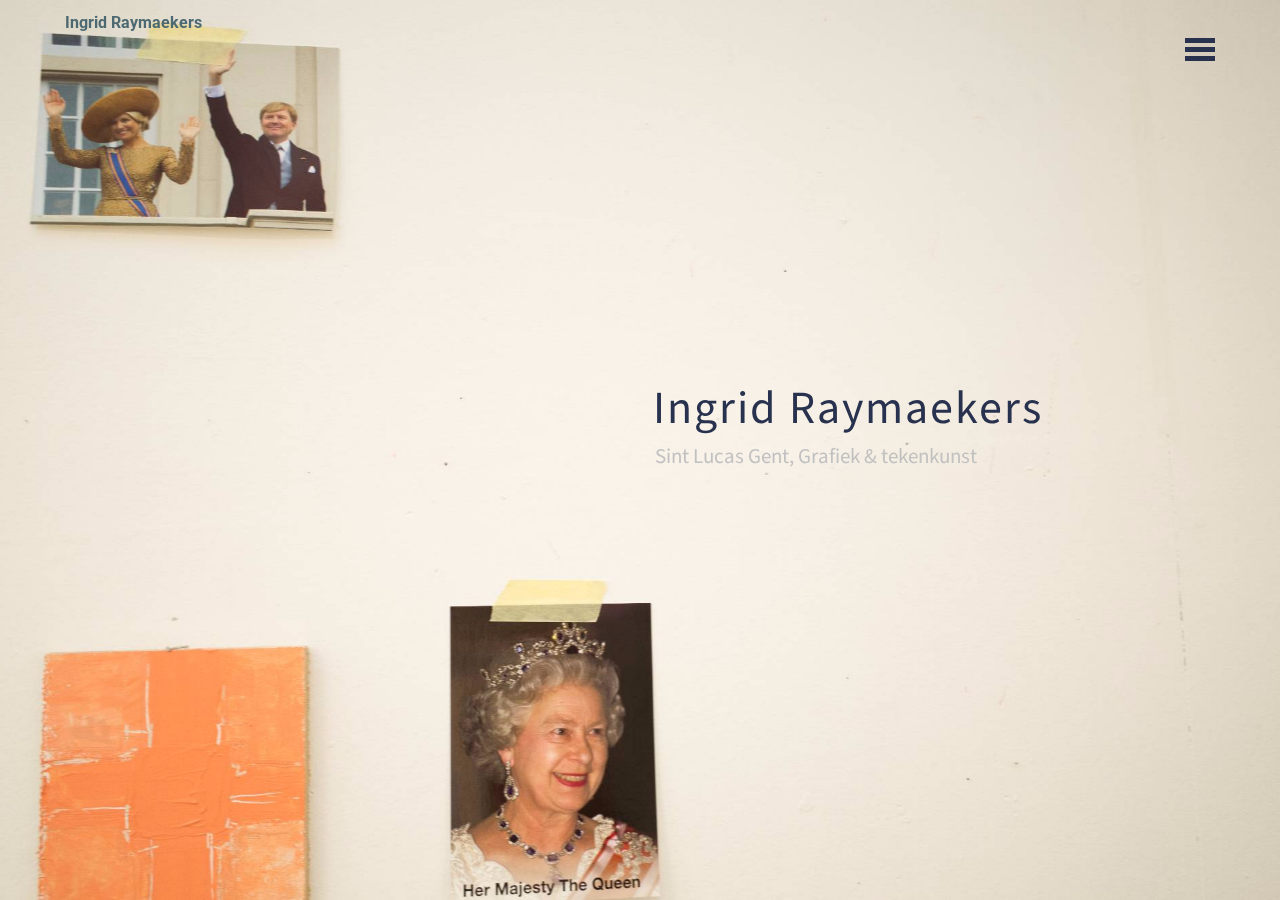
<file: index.html>
<!DOCTYPE html>
<html >
<head>
  <!-- Site made with Mobirise Website Builder v4.7.6, https://mobirise.com -->
  <meta charset="UTF-8">
  <meta http-equiv="X-UA-Compatible" content="IE=edge">
  <meta name="generator" content="Mobirise v4.7.6, mobirise.com">
  <meta name="viewport" content="width=device-width, initial-scale=1, minimum-scale=1">
  <link rel="shortcut icon" href="assets/images/mbr-favicon.png" type="image/x-icon">
  <meta name="description" content="">
  <title>Home</title>
  <link rel="stylesheet" href="https://fonts.googleapis.com/css?family=Roboto:700,400&subset=cyrillic,latin,greek,vietnamese">
  <link rel="stylesheet" href="assets/web/assets/mobirise-icons/mobirise-icons.css">
  <link rel="stylesheet" href="assets/bootstrap/css/bootstrap.min.css">
  <link rel="stylesheet" href="assets/animate.css/animate.min.css">
  <link rel="stylesheet" href="assets/mobirise/css/style.css">
  <link rel="stylesheet" href="assets/mobirise/css/mbr-additional.css" type="text/css">
  
  
  
</head>
<body>
  <section class="mbr-navbar mbr-navbar--freeze mbr-navbar--absolute mbr-navbar--sticky mbr-navbar--collapsed mbr-navbar--transparent" id="menu-f" data-rv-view="0">
    <div class="mbr-navbar__section mbr-section">
        <div class="mbr-section__container container">
            <div class="mbr-navbar__container">
                <div class="mbr-navbar__column mbr-navbar__column--s mbr-navbar__brand">
                    <span class="mbr-navbar__brand-link mbr-brand mbr-brand--inline">
                        
                        <span class="mbr-brand__name"><a class="mbr-brand__name text-primary" href="https://ingridraymaekers.github.io/works/">Ingrid Raymaekers</a></span>
                    </span>
                </div>
                <div class="mbr-navbar__hamburger mbr-hamburger"><span class="mbr-hamburger__line"></span></div>
                <div class="mbr-navbar__column mbr-navbar__menu">
                    <nav class="mbr-navbar__menu-box mbr-navbar__menu-box--inline-right">
                        <div class="mbr-navbar__column">
                            <ul class="mbr-navbar__items mbr-navbar__items--right float-left mbr-buttons mbr-buttons--freeze mbr-buttons--right btn-decorator mbr-buttons--activated mbr-buttons--only-links"><li class="mbr-navbar__item"><a class="mbr-buttons__link btn text-primary" href="https://ingridraymaekers.github.io/works/">Home</a></li> <li class="mbr-navbar__item"><a class="mbr-buttons__link btn text-primary" href="https://ingridraymaekers.github.io/works/page1.html">Schilderijen</a></li> <li class="mbr-navbar__item"><a class="mbr-buttons__link btn text-black" href="https://ingridraymaekers.github.io/works/page6.html">Tekeningen</a></li> <li class="mbr-navbar__item"><a class="mbr-buttons__link btn text-primary" href="https://ingridraymaekers.github.io/works/page5.html">Schetsboek</a></li> <li class="mbr-navbar__item"><a class="mbr-buttons__link btn text-primary" href="https://ingridraymaekers.github.io/works/page2.html">Over</a></li> <li class="mbr-navbar__item"><a class="mbr-buttons__link btn text-primary" href="https://ingridraymaekers.github.io/works/page4.html">Nieuws</a></li><li class="mbr-navbar__item"><a class="mbr-buttons__link btn text-primary" href="https://ingridraymaekers.github.io/works/page3.html">Contact</a></li></ul>                            
                            
                        </div>
                    </nav>
                </div>
            </div>
        </div>
    </div>
</section>

<section class="engine"><a href="https://mobirise.me/v">free html templates</a></section><section class="mbr-box mbr-section mbr-section--relative mbr-section--fixed-size mbr-section--full-height mbr-section--bg-adapted mbr-parallax-background mbr-after-navbar" id="header4-0" data-rv-view="2" style="background-image: url(assets/images/r0000026-2-2000x1324.jpg);">
    <div class="mbr-box__magnet mbr-box__magnet--sm-padding mbr-box__magnet--center-left">
        
        <div class="mbr-box__container mbr-section__container container">
            <div class="mbr-box mbr-box--stretched"><div class="mbr-box__magnet mbr-box__magnet--center-left">
                <div class="row"><div class=" col-sm-6 col-sm-offset-6">
                    <div class="mbr-hero animated fadeInUp">
                        <h1 class="mbr-hero__text"><span style="font-weight: normal;">Ingrid Raymaekers</span></h1>
                        <p class="mbr-hero__subtext">Sint Lucas Gent, Grafiek &amp; tekenkunst</p>
                    </div>
                    
                </div></div>
            </div></div>
        </div>
        
    </div>
</section>


  <script src="assets/web/assets/jquery/jquery.min.js"></script>
  <script src="assets/bootstrap/js/bootstrap.min.js"></script>
  <script src="assets/smooth-scroll/smooth-scroll.js"></script>
  <script src="assets/jarallax/jarallax.js"></script>
  <script src="assets/mobirise/js/script.js"></script>
  
  
</body>
</html>
</file>
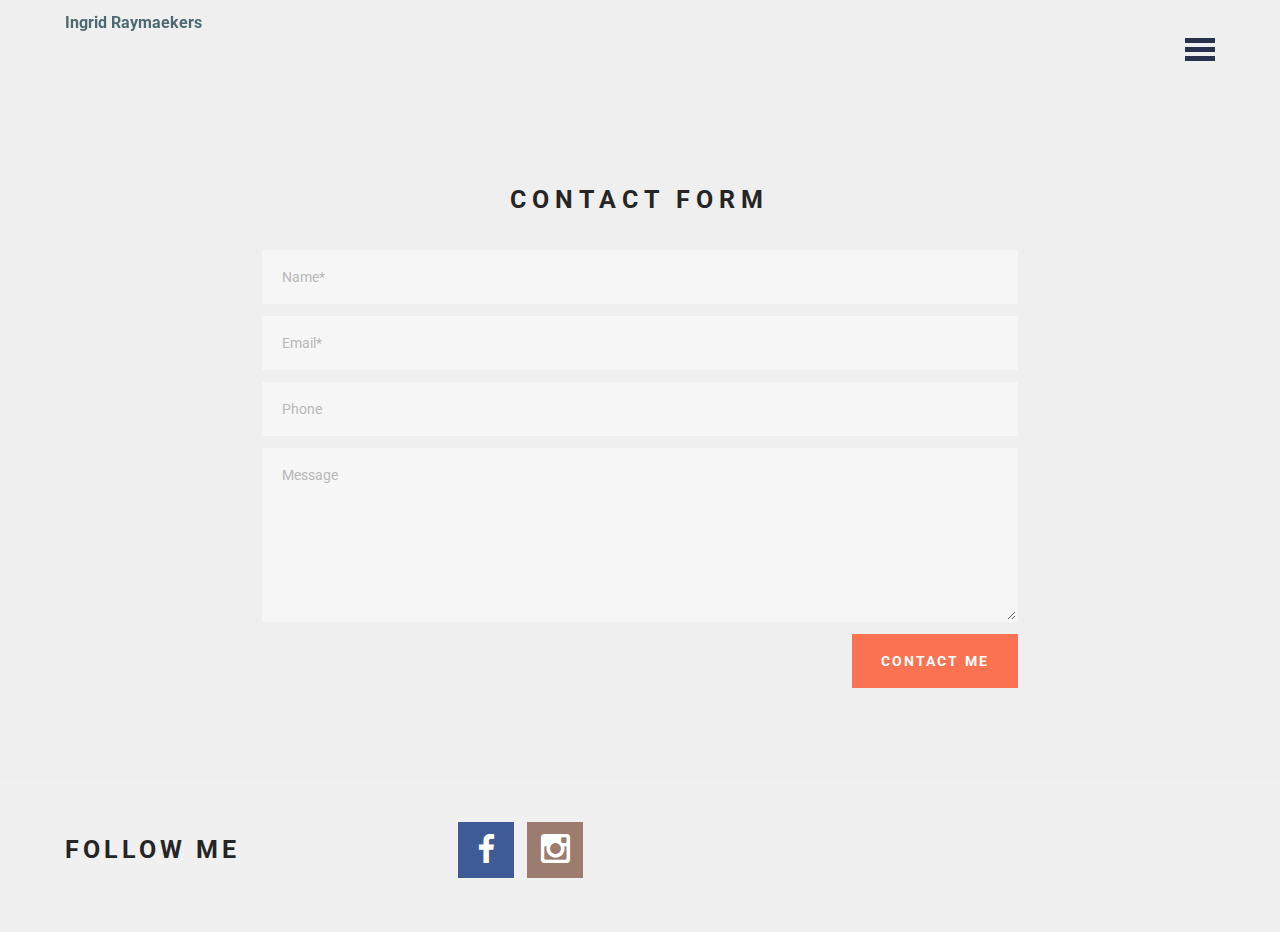
<file: contact.html>
<!DOCTYPE html>
<html >
<head>
  <!-- Site made with Mobirise Website Builder v4.7.6, https://mobirise.com -->
  <meta charset="UTF-8">
  <meta http-equiv="X-UA-Compatible" content="IE=edge">
  <meta name="generator" content="Mobirise v4.7.6, mobirise.com">
  <meta name="viewport" content="width=device-width, initial-scale=1, minimum-scale=1">
  <link rel="shortcut icon" href="assets/images/mbr-favicon.png" type="image/x-icon">
  <meta name="description" content="Website Generator Description">
  <title>Contact</title>
  <link rel="stylesheet" href="https://fonts.googleapis.com/css?family=Roboto:700,400&subset=cyrillic,latin,greek,vietnamese">
  <link rel="stylesheet" href="assets/web/assets/mobirise-icons/mobirise-icons.css">
  <link rel="stylesheet" href="assets/bootstrap/css/bootstrap.min.css">
  <link rel="stylesheet" href="assets/socicon/css/socicon.min.css">
  <link rel="stylesheet" href="assets/mobirise/css/style.css">
  <link rel="stylesheet" href="assets/mobirise/css/mbr-additional.css" type="text/css">
  
  
  
</head>
<body>
  <section class="mbr-navbar mbr-navbar--freeze mbr-navbar--absolute mbr-navbar--sticky mbr-navbar--collapsed mbr-navbar--transparent" id="menu-f" data-rv-view="29">
    <div class="mbr-navbar__section mbr-section">
        <div class="mbr-section__container container">
            <div class="mbr-navbar__container">
                <div class="mbr-navbar__column mbr-navbar__column--s mbr-navbar__brand">
                    <span class="mbr-navbar__brand-link mbr-brand mbr-brand--inline">
                        
                        <span class="mbr-brand__name"><a class="mbr-brand__name text-primary" href="https://ingridraymaekers.github.io/works/">Ingrid Raymaekers</a></span>
                    </span>
                </div>
                <div class="mbr-navbar__hamburger mbr-hamburger"><span class="mbr-hamburger__line"></span></div>
                <div class="mbr-navbar__column mbr-navbar__menu">
                    <nav class="mbr-navbar__menu-box mbr-navbar__menu-box--inline-right">
                        <div class="mbr-navbar__column">
                            <ul class="mbr-navbar__items mbr-navbar__items--right float-left mbr-buttons mbr-buttons--freeze mbr-buttons--right btn-decorator mbr-buttons--activated mbr-buttons--only-links"><li class="mbr-navbar__item"><a class="mbr-buttons__link btn text-primary" href="https://ingridraymaekers.github.io/works/">Home</a></li> <li class="mbr-navbar__item"><a class="mbr-buttons__link btn text-primary" href="https://ingridraymaekers.github.io/works/page1.html">Schilderijen</a></li> <li class="mbr-navbar__item"><a class="mbr-buttons__link btn text-black" href="https://ingridraymaekers.github.io/works/page6.html">Tekeningen</a></li> <li class="mbr-navbar__item"><a class="mbr-buttons__link btn text-primary" href="https://ingridraymaekers.github.io/works/page5.html">Schetsboek</a></li> <li class="mbr-navbar__item"><a class="mbr-buttons__link btn text-primary" href="https://ingridraymaekers.github.io/works/page2.html">Over</a></li> <li class="mbr-navbar__item"><a class="mbr-buttons__link btn text-primary" href="https://ingridraymaekers.github.io/works/page4.html">Nieuws</a></li><li class="mbr-navbar__item"><a class="mbr-buttons__link btn text-primary" href="https://ingridraymaekers.github.io/works/page3.html">Contact</a></li></ul>                            
                            
                        </div>
                    </nav>
                </div>
            </div>
        </div>
    </div>
</section>

<section class="engine"><a href="https://mobirise.me/z">best css templates</a></section><section class="mbr-section mbr-section--relative mbr-section--fixed-size mbr-after-navbar" id="form1-7" data-rv-view="31" style="background-color: rgb(239, 239, 239);">
    
    <div class="mbr-section__container mbr-section__container--std-padding container" style="padding-top: 93px; padding-bottom: 93px;">
        <div class="row">
            <div class="col-sm-12">
                <div class="row">
                    <div class="col-sm-8 col-sm-offset-2" data-form-type="formoid">
                        <div class="mbr-header mbr-header--center mbr-header--std-padding">
                            <h2 class="mbr-header__text">CONTACT FORM</h2>
                        </div>
                        <div data-form-alert="true">
                            <div class="hide" data-form-alert-success="true">Thanks for filling out form!</div>
                        </div>
                        <form action="https://mobirise.com/" method="post" data-form-title="CONTACT FORM">
                            <input type="hidden" value="ienyTW2m122/mZsie+TQN40i26tGANs9dnVsEhJw/MnitQHD219kiWEf11YNFPavZxhBc5YxA+bDk7SKkm5KxaBV+1/QNvoBgjfzH36bRicnYZ/cjsbU9CgVdmLQ8UoR" data-form-email="true">
                            <div class="form-group">
                                <input type="text" class="form-control" name="name" required="" placeholder="Name*" data-form-field="Name">
                            </div>
                            <div class="form-group">
                                <input type="email" class="form-control" name="email" required="" placeholder="Email*" data-form-field="Email">
                            </div>
                            <div class="form-group">
                                <input type="tel" class="form-control" name="phone" placeholder="Phone" data-form-field="Phone">
                            </div>
                            <div class="form-group">
                                <textarea class="form-control" name="message" rows="7" placeholder="Message" data-form-field="Message"></textarea>
                            </div>
                            <div class="mbr-buttons mbr-buttons--right"><button type="submit" class="mbr-buttons__btn btn btn-lg btn-danger">CONTACT ME</button></div>
                        </form>
                    </div>
                </div>
            </div>
        </div>
    </div>
</section>

<section class="mbr-section mbr-section--relative mbr-section--fixed-size" id="social-buttons2-8" data-rv-view="40" style="background-color: rgb(240, 240, 240);">
    

    <div class="mbr-section__container container">
        <div class="mbr-header mbr-header--inline row" style="padding-top: 40.8px; padding-bottom: 40.8px;">
            <div class="col-sm-4">
                <h3 class="mbr-header__text">FOLLOW ME</h3>
            </div>
            <div class="mbr-social-icons mbr-social-icons--style-1 col-sm-8"> <a class="mbr-social-icons__icon socicon-bg-facebook" title="Facebook" target="_blank" href="https://www.facebook.com/ingrid.raymaekers"><i class="socicon socicon-facebook"></i></a>   <a class="mbr-social-icons__icon socicon-bg-instagram" title="Instagram" target="_blank" href="https://www.instagram.com/ingrid_raymaekers/"><i class="socicon socicon-instagram"></i></a>      </div>
        </div>
    </div>
</section>


  <script src="assets/web/assets/jquery/jquery.min.js"></script>
  <script src="assets/bootstrap/js/bootstrap.min.js"></script>
  <script src="assets/smooth-scroll/smooth-scroll.js"></script>
  <!--[if lte IE 9]>
    <script src="assets/jquery-placeholder/jquery.placeholder.min.js"></script>
  <![endif]-->
  <script src="assets/mobirise/js/script.js"></script>
  <script src="assets/formoid/formoid.min.js"></script>
  
  
</body>
</html>
</file>
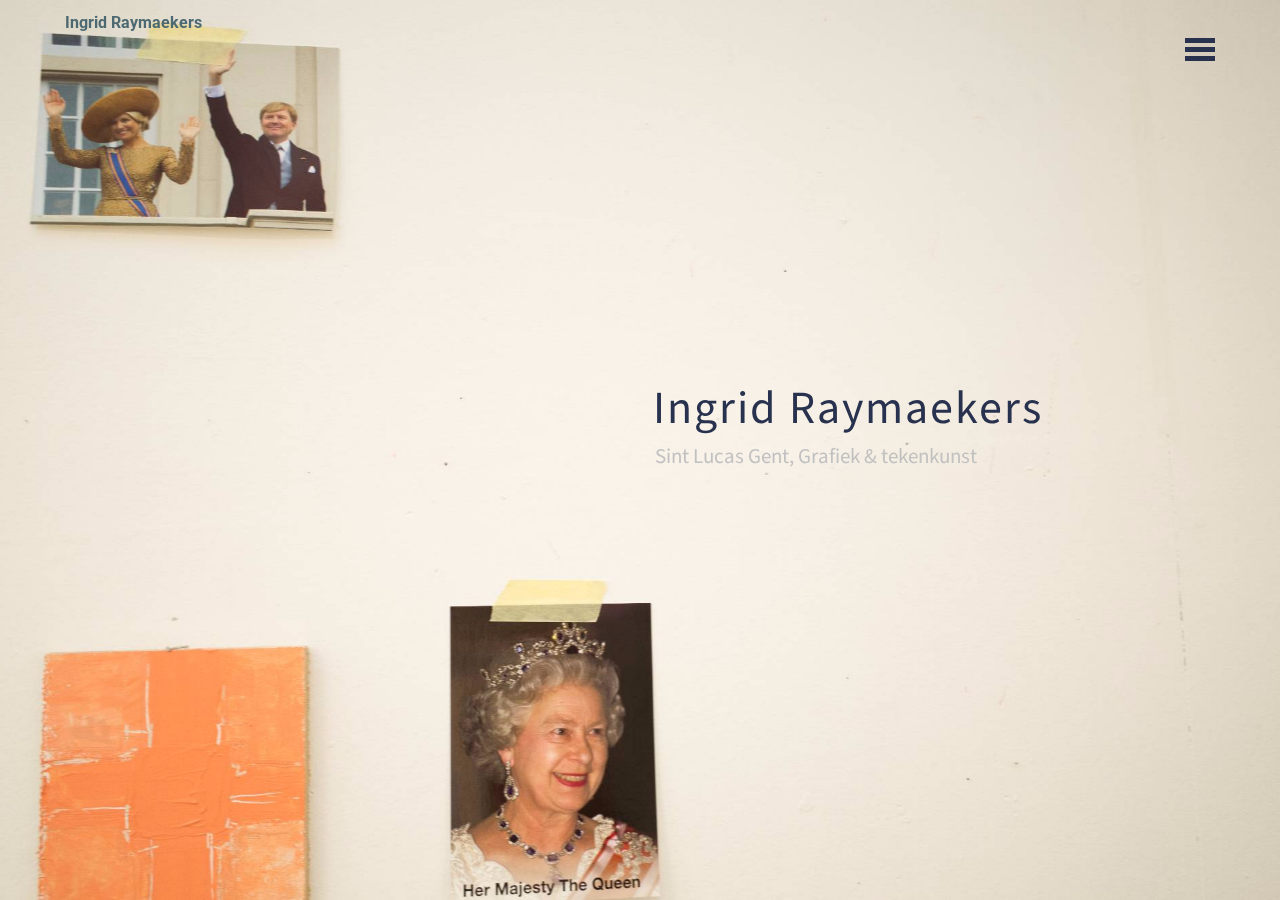
<file: home.html>
<!DOCTYPE html>
<html>
<head>
  <!-- Site made with Mobirise Website Builder v4.4.1, https://mobirise.com -->
  <meta charset="UTF-8">
  <meta http-equiv="X-UA-Compatible" content="IE=edge">
  <meta name="generator" content="Mobirise v4.4.1, mobirise.com">
  <meta name="viewport" content="width=device-width, initial-scale=1">
  <link rel="shortcut icon" href="assets/images/mbr-favicon.png" type="image/x-icon">
  <meta name="description" content="">
  <title>Home</title>
  <link rel="stylesheet" href="https://fonts.googleapis.com/css?family=Roboto:700,400&subset=cyrillic,latin,greek,vietnamese">
  <link rel="stylesheet" href="assets/web/assets/mobirise-icons/mobirise-icons.css">
  <link rel="stylesheet" href="assets/bootstrap/css/bootstrap.min.css">
  <link rel="stylesheet" href="assets/animate.css/animate.min.css">
  <link rel="stylesheet" href="assets/mobirise/css/style.css">
  <link rel="stylesheet" href="assets/mobirise/css/mbr-additional.css" type="text/css">
  
  
  
</head>
<body>

<!-- Google Analytics -->
<!-- Global site tag (gtag.js) - Google Analytics -->
<script async src="https://www.googletagmanager.com/gtag/js?id=UA-110250481-1"></script>
<script>
  window.dataLayer = window.dataLayer || [];
  function gtag(){dataLayer.push(arguments);}
  gtag('js', new Date());

  gtag('config', 'UA-110250481-1');
</script>

<!-- /Google Analytics -->


<section class="mbr-navbar mbr-navbar--freeze mbr-navbar--absolute mbr-navbar--sticky mbr-navbar--collapsed mbr-navbar--transparent" id="menu-f" data-rv-view="0">
    <div class="mbr-navbar__section mbr-section">
        <div class="mbr-section__container container">
            <div class="mbr-navbar__container">
                <div class="mbr-navbar__column mbr-navbar__column--s mbr-navbar__brand">
                    <span class="mbr-navbar__brand-link mbr-brand mbr-brand--inline">
                        
                        <span class="mbr-brand__name"><a class="mbr-brand__name text-primary" href="https://mobirise.com">Ingrid Raymaekers</a></span>
                    </span>
                </div>
                <div class="mbr-navbar__hamburger mbr-hamburger"><span class="mbr-hamburger__line"></span></div>
                <div class="mbr-navbar__column mbr-navbar__menu">
                    <nav class="mbr-navbar__menu-box mbr-navbar__menu-box--inline-right">
                        <div class="mbr-navbar__column">
                            <ul class="mbr-navbar__items mbr-navbar__items--right float-left mbr-buttons mbr-buttons--freeze mbr-buttons--right btn-decorator mbr-buttons--activated mbr-buttons--only-links"><li class="mbr-navbar__item"><a class="mbr-buttons__link btn text-primary" href="index.html">Home</a></li> <li class="mbr-navbar__item"><a class="mbr-buttons__link btn text-primary" href="page1.html">Schilderijen</a></li> <li class="mbr-navbar__item"><a class="mbr-buttons__link btn text-primary" href="page5.html">Schetsboek</a></li> <li class="mbr-navbar__item"><a class="mbr-buttons__link btn text-primary" href="page2.html">Over</a></li> <li class="mbr-navbar__item"><a class="mbr-buttons__link btn text-primary" href="page4.html">Nieuws</a></li><li class="mbr-navbar__item"><a class="mbr-buttons__link btn text-primary" href="page3.html">Contact</a></li></ul>                            
                            
                        </div>
                    </nav>
                </div>
            </div>
        </div>
    </div>
</section>

<section class="engine"><a href="https://mobirise.co">Mobirise</a></section><section class="mbr-box mbr-section mbr-section--relative mbr-section--fixed-size mbr-section--full-height mbr-section--bg-adapted mbr-parallax-background mbr-after-navbar" id="header4-0" data-rv-view="2" style="background-image: url(assets/images/r0000026-2-2000x1324.jpg);">
    <div class="mbr-box__magnet mbr-box__magnet--sm-padding mbr-box__magnet--center-left">
        
        <div class="mbr-box__container mbr-section__container container">
            <div class="mbr-box mbr-box--stretched"><div class="mbr-box__magnet mbr-box__magnet--center-left">
                <div class="row"><div class=" col-sm-6 col-sm-offset-6">
                    <div class="mbr-hero animated fadeInUp">
                        <h1 class="mbr-hero__text"><span style="font-weight: normal;">Ingrid Raymaekers</span></h1>
                        <p class="mbr-hero__subtext">Sint Lucas Gent, Grafiek &amp; tekenkunst</p>
                    </div>
                    
                </div></div>
            </div></div>
        </div>
        
    </div>
</section>


  <script src="assets/web/assets/jquery/jquery.min.js"></script>
  <script src="assets/bootstrap/js/bootstrap.min.js"></script>
  <script src="assets/smooth-scroll/smooth-scroll.js"></script>
  <script src="assets/cookies-alert-plugin/cookies-alert-core.js"></script>
  <script src="assets/cookies-alert-plugin/cookies-alert-script.js"></script>
  <script src="assets/jarallax/jarallax.js"></script>
  <script src="assets/mobirise/js/script.js"></script>
  
  
<input name="cookieData" type="hidden" data-cookie-text="We use cookies to give you the best experience. Read our <a href='privacy.html'>cookie policy</a>.">
  </body>
</html>
</file>
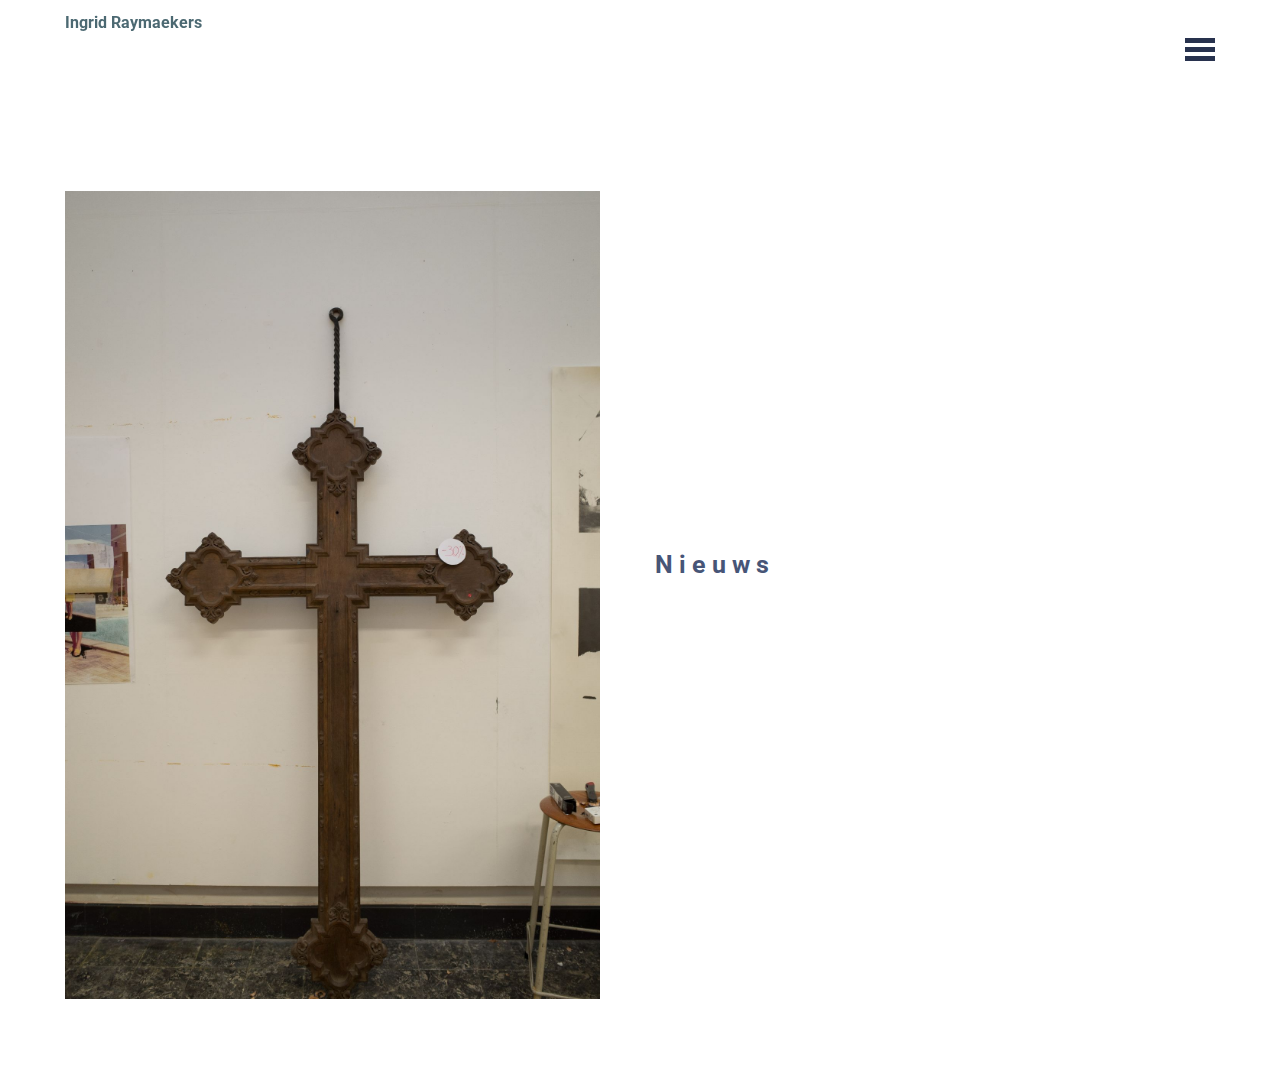
<file: nieuws.html>
<!DOCTYPE html>
<html >
<head>
  <!-- Site made with Mobirise Website Builder v4.7.6, https://mobirise.com -->
  <meta charset="UTF-8">
  <meta http-equiv="X-UA-Compatible" content="IE=edge">
  <meta name="generator" content="Mobirise v4.7.6, mobirise.com">
  <meta name="viewport" content="width=device-width, initial-scale=1, minimum-scale=1">
  <link rel="shortcut icon" href="assets/images/mbr-favicon.png" type="image/x-icon">
  <meta name="description" content="Web Page Generator Description">
  <title>Nieuws</title>
  <link rel="stylesheet" href="https://fonts.googleapis.com/css?family=Roboto:700,400&subset=cyrillic,latin,greek,vietnamese">
  <link rel="stylesheet" href="assets/web/assets/mobirise-icons/mobirise-icons.css">
  <link rel="stylesheet" href="assets/bootstrap/css/bootstrap.min.css">
  <link rel="stylesheet" href="assets/mobirise/css/style.css">
  <link rel="stylesheet" href="assets/mobirise/css/mbr-additional.css" type="text/css">
  
  
  
</head>
<body>
  <section class="mbr-navbar mbr-navbar--freeze mbr-navbar--absolute mbr-navbar--sticky mbr-navbar--collapsed mbr-navbar--transparent" id="menu-f" data-rv-view="42">
    <div class="mbr-navbar__section mbr-section">
        <div class="mbr-section__container container">
            <div class="mbr-navbar__container">
                <div class="mbr-navbar__column mbr-navbar__column--s mbr-navbar__brand">
                    <span class="mbr-navbar__brand-link mbr-brand mbr-brand--inline">
                        
                        <span class="mbr-brand__name"><a class="mbr-brand__name text-primary" href="https://ingridraymaekers.github.io/works/">Ingrid Raymaekers</a></span>
                    </span>
                </div>
                <div class="mbr-navbar__hamburger mbr-hamburger"><span class="mbr-hamburger__line"></span></div>
                <div class="mbr-navbar__column mbr-navbar__menu">
                    <nav class="mbr-navbar__menu-box mbr-navbar__menu-box--inline-right">
                        <div class="mbr-navbar__column">
                            <ul class="mbr-navbar__items mbr-navbar__items--right float-left mbr-buttons mbr-buttons--freeze mbr-buttons--right btn-decorator mbr-buttons--activated mbr-buttons--only-links"><li class="mbr-navbar__item"><a class="mbr-buttons__link btn text-primary" href="https://ingridraymaekers.github.io/works/">Home</a></li> <li class="mbr-navbar__item"><a class="mbr-buttons__link btn text-primary" href="https://ingridraymaekers.github.io/works/page1.html">Schilderijen</a></li> <li class="mbr-navbar__item"><a class="mbr-buttons__link btn text-black" href="https://ingridraymaekers.github.io/works/page6.html">Tekeningen</a></li> <li class="mbr-navbar__item"><a class="mbr-buttons__link btn text-primary" href="https://ingridraymaekers.github.io/works/page5.html">Schetsboek</a></li> <li class="mbr-navbar__item"><a class="mbr-buttons__link btn text-primary" href="https://ingridraymaekers.github.io/works/page2.html">Over</a></li> <li class="mbr-navbar__item"><a class="mbr-buttons__link btn text-primary" href="https://ingridraymaekers.github.io/works/page4.html">Nieuws</a></li><li class="mbr-navbar__item"><a class="mbr-buttons__link btn text-primary" href="https://ingridraymaekers.github.io/works/page3.html">Contact</a></li></ul>                            
                            
                        </div>
                    </nav>
                </div>
            </div>
        </div>
    </div>
</section>

<section class="engine"><a href="https://mobirise.me/x">css templates</a></section><section class="mbr-section mbr-section--relative mbr-after-navbar" id="msg-box4-s" data-rv-view="44" style="background-color: rgb(255, 255, 255);">
    
    <div class="mbr-section__container mbr-section__container--isolated container" style="padding-top: 93px; padding-bottom: 93px;">
        <div class="row">
            <div class="mbr-box mbr-box--fixed mbr-box--adapted">
                <div class="mbr-box__magnet mbr-box__magnet--top-right mbr-section__left col-sm-6 image-size" style="width: 50%;">
                    <figure class="mbr-figure mbr-figure--adapted mbr-figure--caption-inside-bottom mbr-figure--full-width"><img src="assets/images/r0000047-2-1400x2114.jpg" class="mbr-figure__img"></figure>
                </div>
                <div class="mbr-box__magnet mbr-class-mbr-box__magnet--center-left col-sm-6 content-size mbr-section__right">
                    <div class="mbr-section__container mbr-section__container--middle">
                        <div class="mbr-header mbr-header--auto-align mbr-header--wysiwyg">
                            <h3 class="mbr-header__text">Nieuws</h3>
                            
                        </div>
                    </div>
                    <div class="mbr-section__container mbr-section__container--middle">
                        <div class="mbr-article mbr-article--auto-align mbr-article--wysiwyg"></div>
                    </div>
                    
                </div>
                
            </div>
        </div>
    </div>
</section>


  <script src="assets/web/assets/jquery/jquery.min.js"></script>
  <script src="assets/bootstrap/js/bootstrap.min.js"></script>
  <script src="assets/smooth-scroll/smooth-scroll.js"></script>
  <script src="assets/mobirise/js/script.js"></script>
  
  
</body>
</html>
</file>
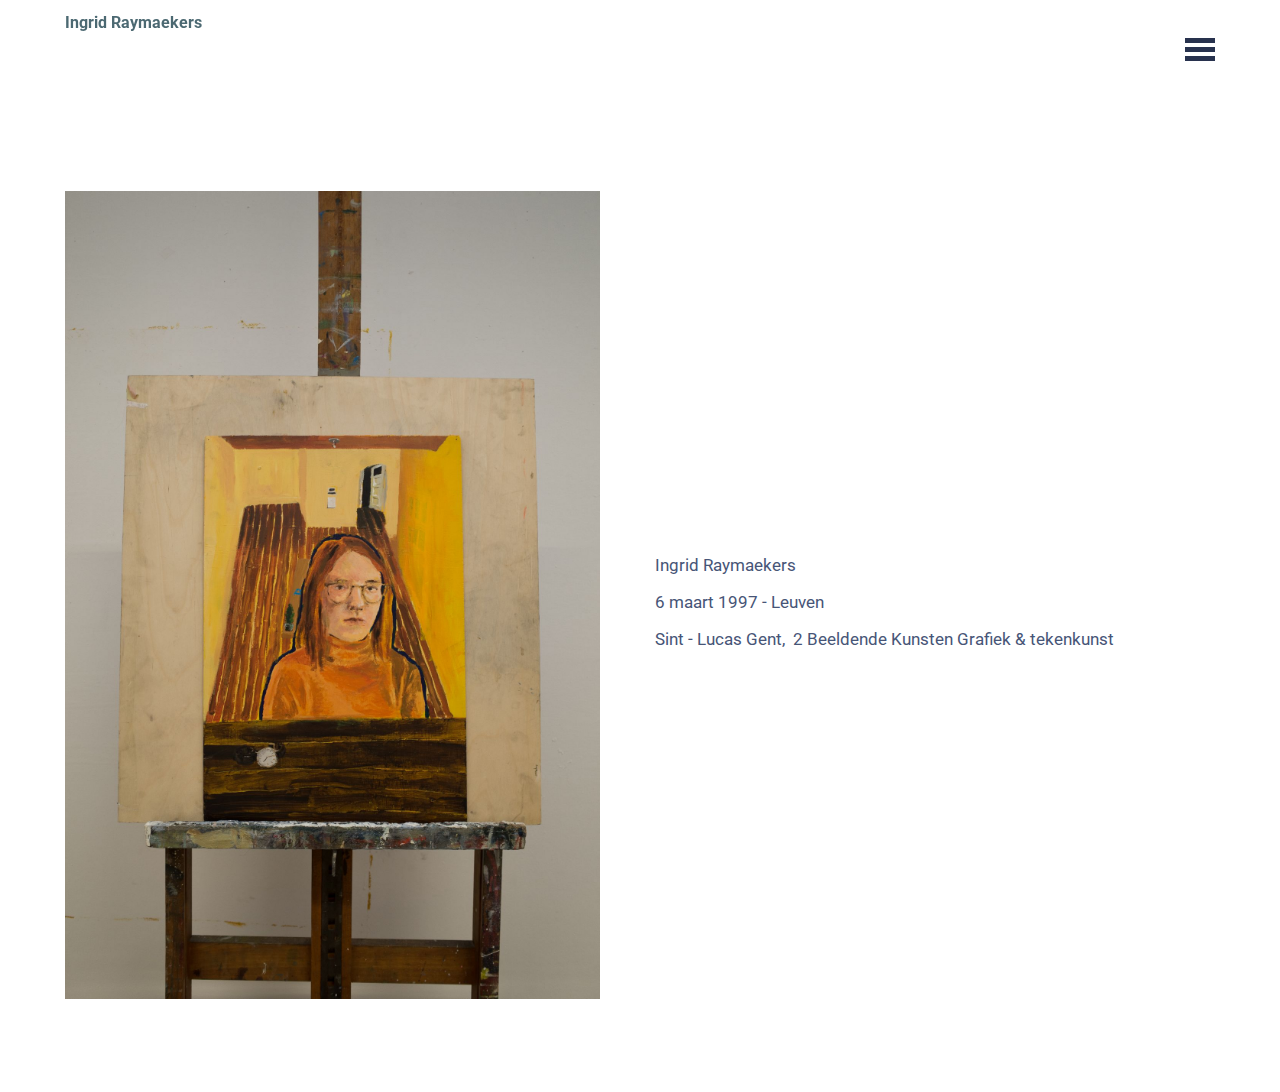
<file: over.html>
<!DOCTYPE html>
<html >
<head>
  <!-- Site made with Mobirise Website Builder v4.7.6, https://mobirise.com -->
  <meta charset="UTF-8">
  <meta http-equiv="X-UA-Compatible" content="IE=edge">
  <meta name="generator" content="Mobirise v4.7.6, mobirise.com">
  <meta name="viewport" content="width=device-width, initial-scale=1, minimum-scale=1">
  <link rel="shortcut icon" href="assets/images/mbr-favicon.png" type="image/x-icon">
  <meta name="description" content="Web Builder Description">
  <title>Over</title>
  <link rel="stylesheet" href="https://fonts.googleapis.com/css?family=Roboto:700,400&subset=cyrillic,latin,greek,vietnamese">
  <link rel="stylesheet" href="assets/web/assets/mobirise-icons/mobirise-icons.css">
  <link rel="stylesheet" href="assets/bootstrap/css/bootstrap.min.css">
  <link rel="stylesheet" href="assets/mobirise/css/style.css">
  <link rel="stylesheet" href="assets/mobirise/css/mbr-additional.css" type="text/css">
  
  
  
</head>
<body>
  <section class="mbr-navbar mbr-navbar--freeze mbr-navbar--absolute mbr-navbar--sticky mbr-navbar--collapsed mbr-navbar--transparent" id="menu-f" data-rv-view="47">
    <div class="mbr-navbar__section mbr-section">
        <div class="mbr-section__container container">
            <div class="mbr-navbar__container">
                <div class="mbr-navbar__column mbr-navbar__column--s mbr-navbar__brand">
                    <span class="mbr-navbar__brand-link mbr-brand mbr-brand--inline">
                        
                        <span class="mbr-brand__name"><a class="mbr-brand__name text-primary" href="https://ingridraymaekers.github.io/works/">Ingrid Raymaekers</a></span>
                    </span>
                </div>
                <div class="mbr-navbar__hamburger mbr-hamburger"><span class="mbr-hamburger__line"></span></div>
                <div class="mbr-navbar__column mbr-navbar__menu">
                    <nav class="mbr-navbar__menu-box mbr-navbar__menu-box--inline-right">
                        <div class="mbr-navbar__column">
                            <ul class="mbr-navbar__items mbr-navbar__items--right float-left mbr-buttons mbr-buttons--freeze mbr-buttons--right btn-decorator mbr-buttons--activated mbr-buttons--only-links"><li class="mbr-navbar__item"><a class="mbr-buttons__link btn text-primary" href="https://ingridraymaekers.github.io/works/">Home</a></li> <li class="mbr-navbar__item"><a class="mbr-buttons__link btn text-primary" href="https://ingridraymaekers.github.io/works/page1.html">Schilderijen</a></li> <li class="mbr-navbar__item"><a class="mbr-buttons__link btn text-black" href="https://ingridraymaekers.github.io/works/page6.html">Tekeningen</a></li> <li class="mbr-navbar__item"><a class="mbr-buttons__link btn text-primary" href="https://ingridraymaekers.github.io/works/page5.html">Schetsboek</a></li> <li class="mbr-navbar__item"><a class="mbr-buttons__link btn text-primary" href="https://ingridraymaekers.github.io/works/page2.html">Over</a></li> <li class="mbr-navbar__item"><a class="mbr-buttons__link btn text-primary" href="https://ingridraymaekers.github.io/works/page4.html">Nieuws</a></li><li class="mbr-navbar__item"><a class="mbr-buttons__link btn text-primary" href="https://ingridraymaekers.github.io/works/page3.html">Contact</a></li></ul>                            
                            
                        </div>
                    </nav>
                </div>
            </div>
        </div>
    </div>
</section>

<section class="engine"><a href="https://mobirise.me/u">bootstrap website templates</a></section><section class="mbr-section mbr-section--relative mbr-after-navbar" id="msg-box4-5" data-rv-view="49" style="background-color: rgb(255, 255, 255);">
    
    <div class="mbr-section__container mbr-section__container--isolated container" style="padding-top: 93px; padding-bottom: 93px;">
        <div class="row">
            <div class="mbr-box mbr-box--fixed mbr-box--adapted">
                <div class="mbr-box__magnet mbr-box__magnet--top-right mbr-section__left col-sm-6 image-size" style="width: 50%;">
                    <figure class="mbr-figure mbr-figure--adapted mbr-figure--caption-inside-bottom mbr-figure--full-width"><img src="assets/images/r0000048-2-1400x2114.jpg" class="mbr-figure__img"></figure>
                </div>
                <div class="mbr-box__magnet mbr-class-mbr-box__magnet--center-left col-sm-6 content-size mbr-section__right">
                    <div class="mbr-section__container mbr-section__container--middle">
                        <div class="mbr-header mbr-header--auto-align mbr-header--wysiwyg">
                            <h3 class="mbr-header__text">DRAG AND DROP WEBSITE BUILDER</h3>
                            
                        </div>
                    </div>
                    <div class="mbr-section__container mbr-section__container--middle">
                        <div class="mbr-article mbr-article--auto-align mbr-article--wysiwyg"><p>Ingrid Raymaekers</p><p>6 maart 1997 - Leuven</p><p>Sint - Lucas Gent, &nbsp;2 Beeldende Kunsten Grafiek &amp; tekenkunst</p><p><br></p></div>
                    </div>
                    
                </div>
                
            </div>
        </div>
    </div>
</section>


  <script src="assets/web/assets/jquery/jquery.min.js"></script>
  <script src="assets/bootstrap/js/bootstrap.min.js"></script>
  <script src="assets/smooth-scroll/smooth-scroll.js"></script>
  <script src="assets/mobirise/js/script.js"></script>
  
  
</body>
</html>
</file>
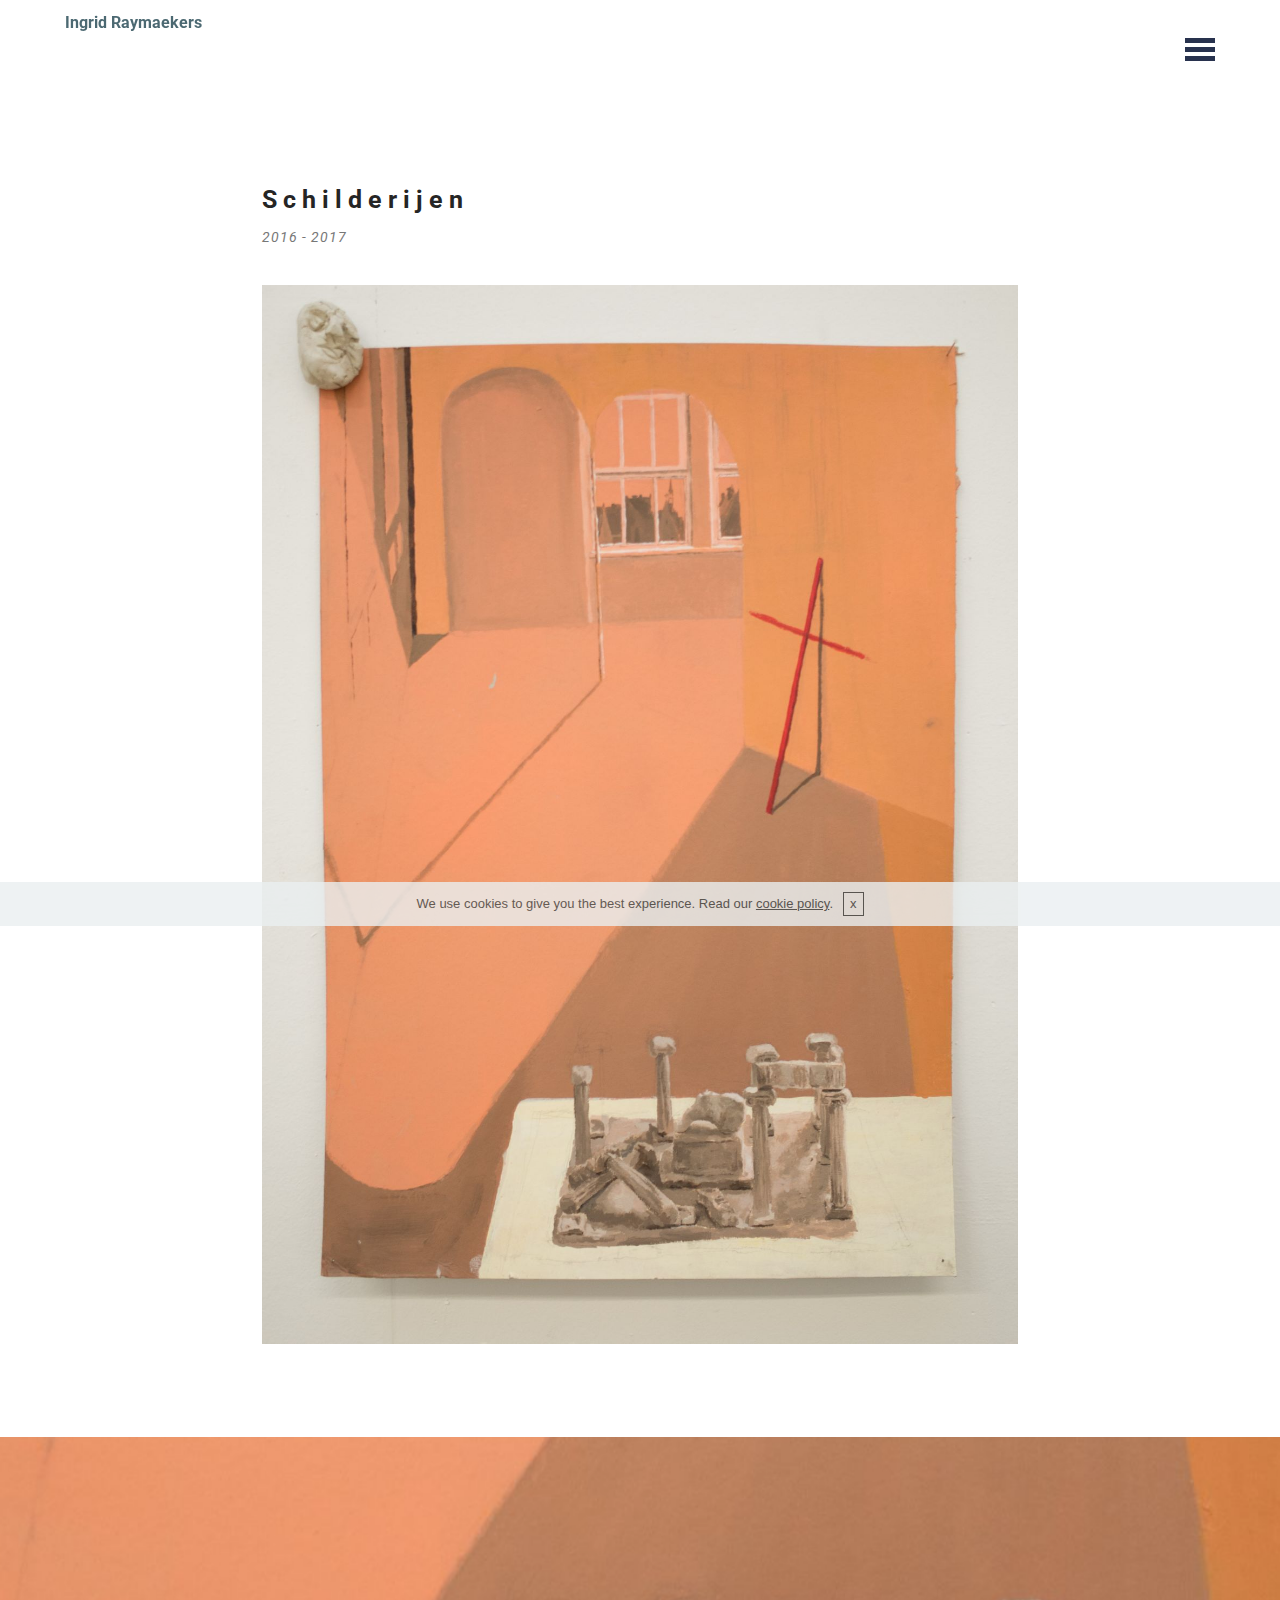
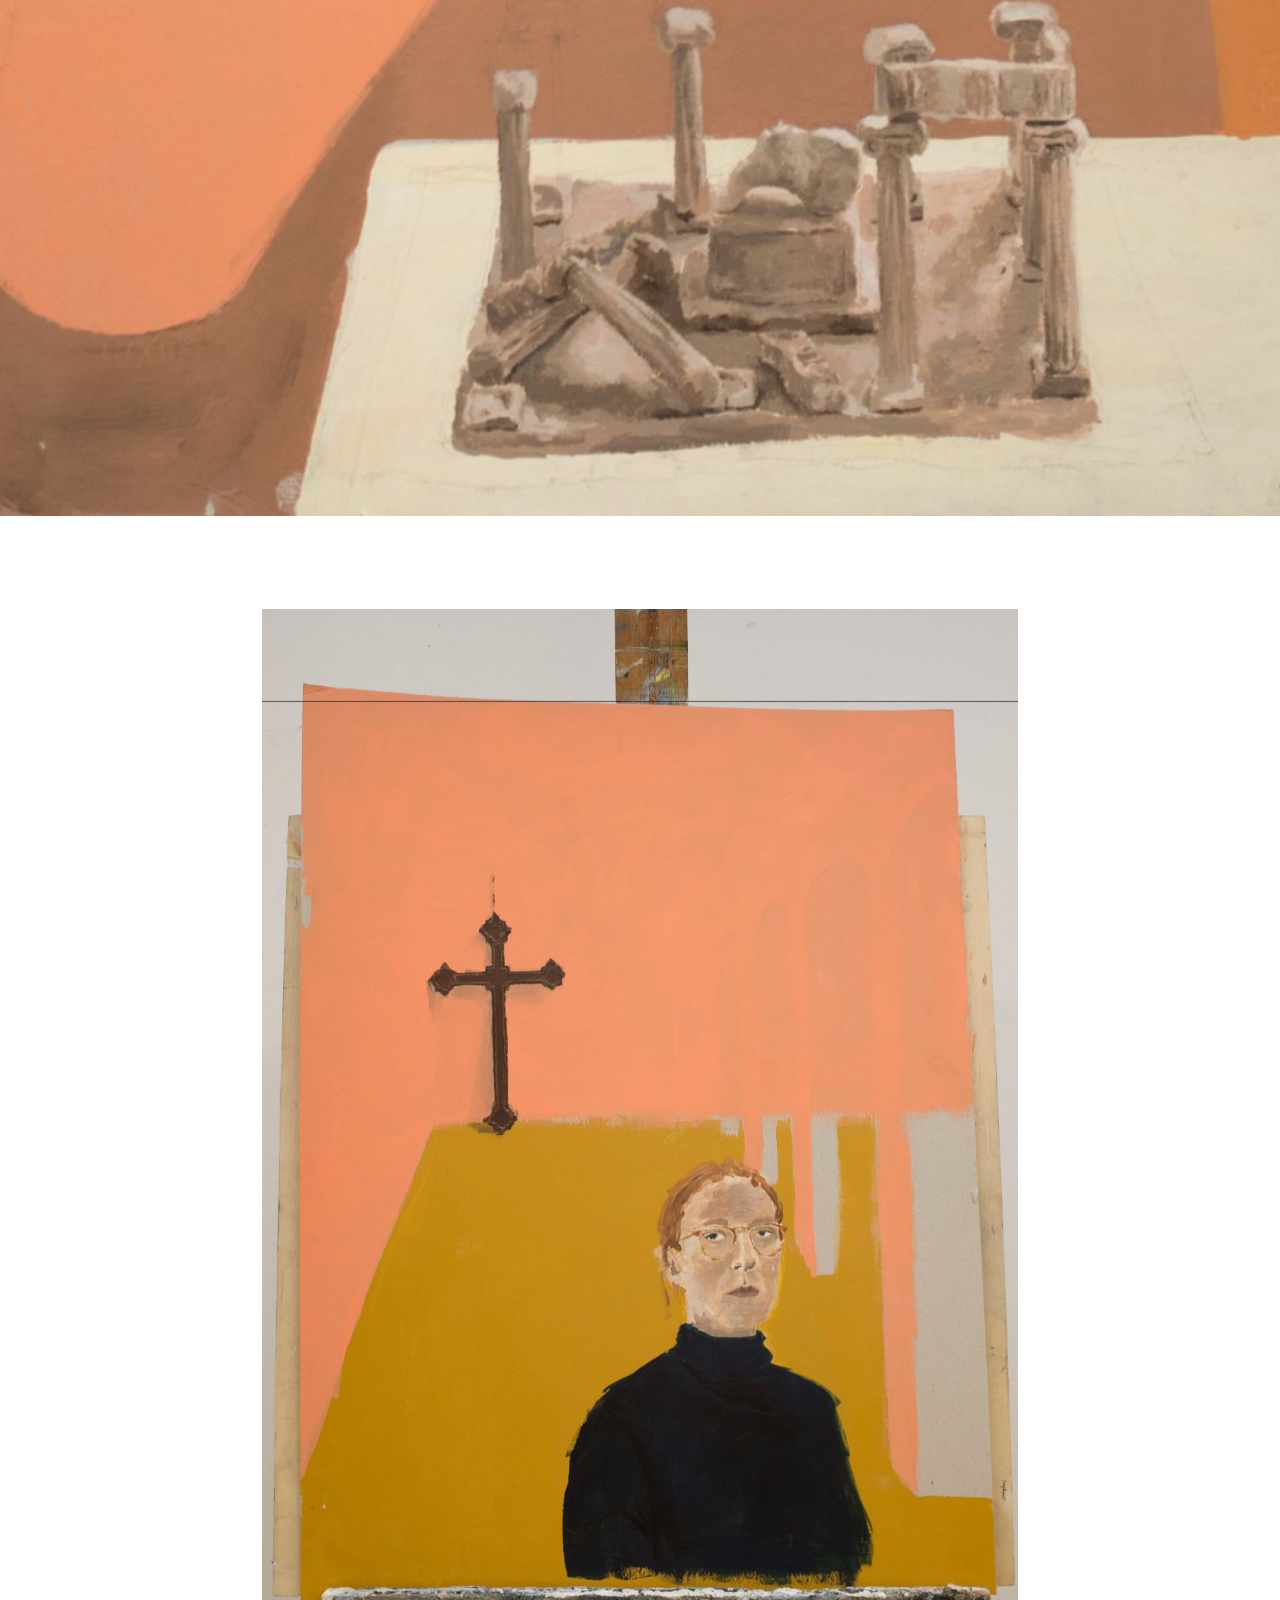
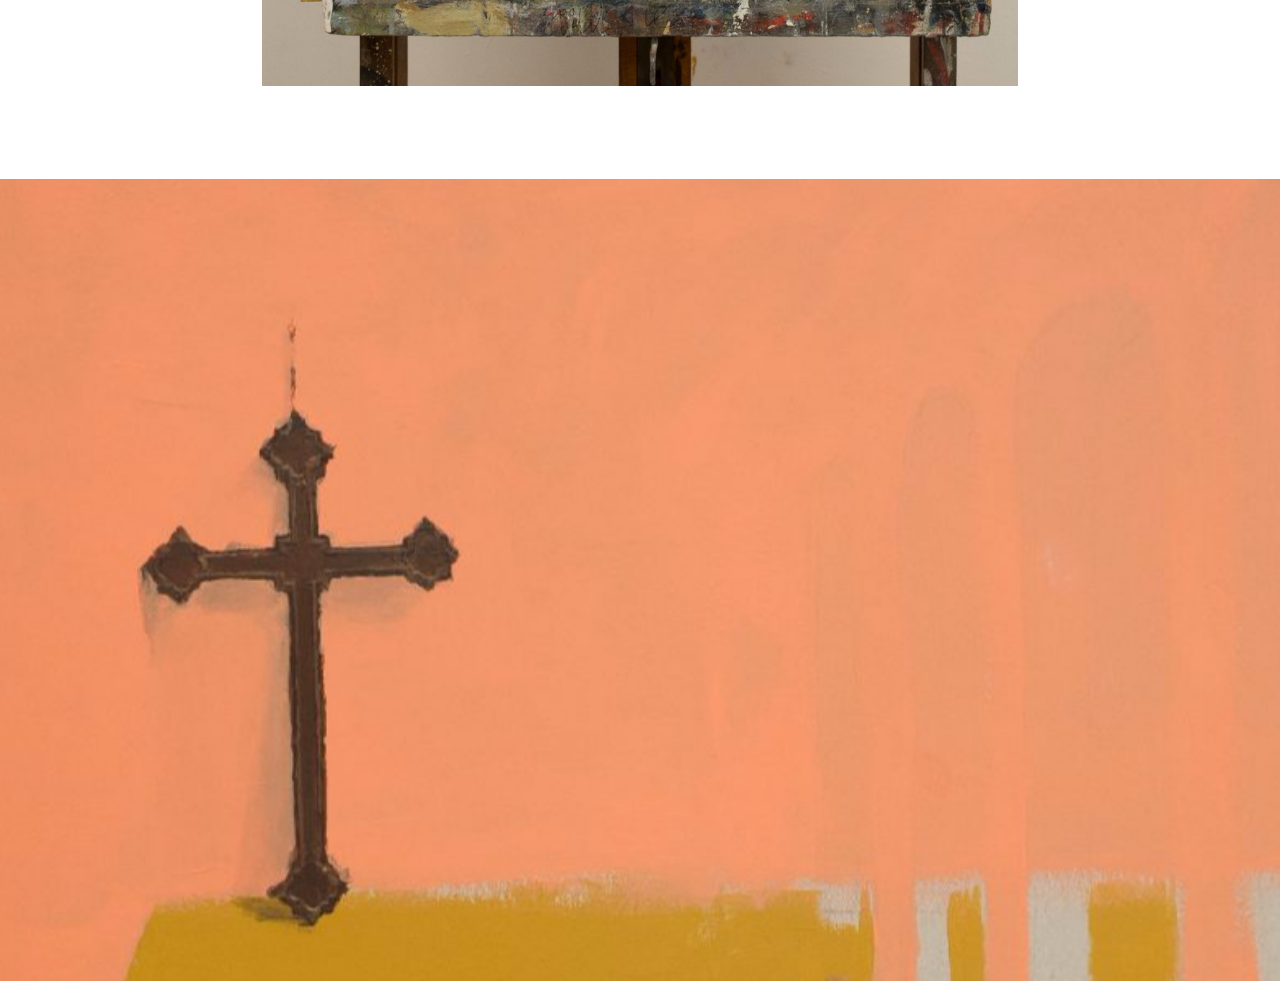
<file: page1.html>
<!DOCTYPE html>
<html>
<head>
  <!-- Site made with Mobirise Website Builder v4.4.1, https://mobirise.com -->
  <meta charset="UTF-8">
  <meta http-equiv="X-UA-Compatible" content="IE=edge">
  <meta name="generator" content="Mobirise v4.4.1, mobirise.com">
  <meta name="viewport" content="width=device-width, initial-scale=1">
  <link rel="shortcut icon" href="assets/images/mbr-favicon.png" type="image/x-icon">
  <meta name="description" content="Web Page Creator Description">
  <title>Schilderijen</title>
  <link rel="stylesheet" href="https://fonts.googleapis.com/css?family=Roboto:700,400&subset=cyrillic,latin,greek,vietnamese">
  <link rel="stylesheet" href="assets/web/assets/mobirise-icons/mobirise-icons.css">
  <link rel="stylesheet" href="assets/bootstrap/css/bootstrap.min.css">
  <link rel="stylesheet" href="assets/mobirise/css/style.css">
  <link rel="stylesheet" href="assets/mobirise/css/mbr-additional.css" type="text/css">
  
  
  
</head>
<body>

<!-- Google Analytics -->
<!-- Global site tag (gtag.js) - Google Analytics -->
<script async src="https://www.googletagmanager.com/gtag/js?id=UA-110250481-1"></script>
<script>
  window.dataLayer = window.dataLayer || [];
  function gtag(){dataLayer.push(arguments);}
  gtag('js', new Date());

  gtag('config', 'UA-110250481-1');
</script>

<!-- /Google Analytics -->


<section class="mbr-navbar mbr-navbar--freeze mbr-navbar--absolute mbr-navbar--sticky mbr-navbar--collapsed mbr-navbar--transparent" id="menu-f" data-rv-view="5">
    <div class="mbr-navbar__section mbr-section">
        <div class="mbr-section__container container">
            <div class="mbr-navbar__container">
                <div class="mbr-navbar__column mbr-navbar__column--s mbr-navbar__brand">
                    <span class="mbr-navbar__brand-link mbr-brand mbr-brand--inline">
                        
                        <span class="mbr-brand__name"><a class="mbr-brand__name text-primary" href="https://mobirise.com">Ingrid Raymaekers</a></span>
                    </span>
                </div>
                <div class="mbr-navbar__hamburger mbr-hamburger"><span class="mbr-hamburger__line"></span></div>
                <div class="mbr-navbar__column mbr-navbar__menu">
                    <nav class="mbr-navbar__menu-box mbr-navbar__menu-box--inline-right">
                        <div class="mbr-navbar__column">
                            <ul class="mbr-navbar__items mbr-navbar__items--right float-left mbr-buttons mbr-buttons--freeze mbr-buttons--right btn-decorator mbr-buttons--activated mbr-buttons--only-links"><li class="mbr-navbar__item"><a class="mbr-buttons__link btn text-primary" href="index.html">Home</a></li> <li class="mbr-navbar__item"><a class="mbr-buttons__link btn text-primary" href="page1.html">Schilderijen</a></li> <li class="mbr-navbar__item"><a class="mbr-buttons__link btn text-primary" href="page5.html">Schetsboek</a></li> <li class="mbr-navbar__item"><a class="mbr-buttons__link btn text-primary" href="page2.html">Over</a></li> <li class="mbr-navbar__item"><a class="mbr-buttons__link btn text-primary" href="page4.html">Nieuws</a></li><li class="mbr-navbar__item"><a class="mbr-buttons__link btn text-primary" href="page3.html">Contact</a></li></ul>                            
                            
                        </div>
                    </nav>
                </div>
            </div>
        </div>
    </div>
</section>

<section class="engine"><a href="https://mobirise.co/e">web page authoring software</a></section><section class="mbr-section mbr-after-navbar" id="header3-g" data-rv-view="7">
    <div class="mbr-section__container container mbr-section__container--first">
        <div class="mbr-header mbr-header--wysiwyg row">
            <div class="col-sm-8 col-sm-offset-2">
                <h3 class="mbr-header__text">Schilderijen</h3>
                <p class="mbr-header__subtext">2016 - 2017</p>
            </div>
        </div>
    </div>
</section>

<section class="mbr-section" id="image2-c" data-rv-view="9">
    <div class="mbr-section__container container mbr-section__container--last">
        <div class="row">
            <div class="col-sm-8 col-sm-offset-2">
                <figure class="mbr-figure mbr-figure--wysiwyg mbr-figure--full-width mbr-figure--caption-inside-bottom">

                    <div><img src="assets/images/r0000025-3-1400x1961.jpg" class="mbr-figure__img"></div>
                    
                </figure>
            </div>
        </div>
    </div>
</section>

<section class="mbr-figure mbr-figure--wysiwyg mbr-figure--full-width mbr-figure--caption-inside-bottom" id="image1-e" data-rv-view="11">

    <div><img src="assets/images/r0000025-4-1400x1961.jpg" class="mbr-figure__img"></div>
    
</section>

<section class="mbr-section" id="image2-h" data-rv-view="13">
    <div class="mbr-section__container container mbr-section__container--isolated">
        <div class="row">
            <div class="col-sm-8 col-sm-offset-2">
                <figure class="mbr-figure mbr-figure--wysiwyg mbr-figure--full-width mbr-figure--caption-inside-bottom">

                    <div><img src="assets/images/r0000023-2-1400x2113.jpg" class="mbr-figure__img"></div>
                    
                </figure>
            </div>
        </div>
    </div>
</section>

<section class="mbr-figure mbr-figure--wysiwyg mbr-figure--full-width mbr-figure--caption-inside-bottom" id="image1-j" data-rv-view="15">

    <div><img src="assets/images/r0000023-3-1400x2113.jpg" class="mbr-figure__img"></div>
    
</section>


  <script src="assets/web/assets/jquery/jquery.min.js"></script>
  <script src="assets/bootstrap/js/bootstrap.min.js"></script>
  <script src="assets/smooth-scroll/smooth-scroll.js"></script>
  <script src="assets/cookies-alert-plugin/cookies-alert-core.js"></script>
  <script src="assets/cookies-alert-plugin/cookies-alert-script.js"></script>
  <script src="assets/mobirise/js/script.js"></script>
  
  
<input name="cookieData" type="hidden" data-cookie-text="We use cookies to give you the best experience. Read our <a href='privacy.html'>cookie policy</a>.">
  </body>
</html>
</file>
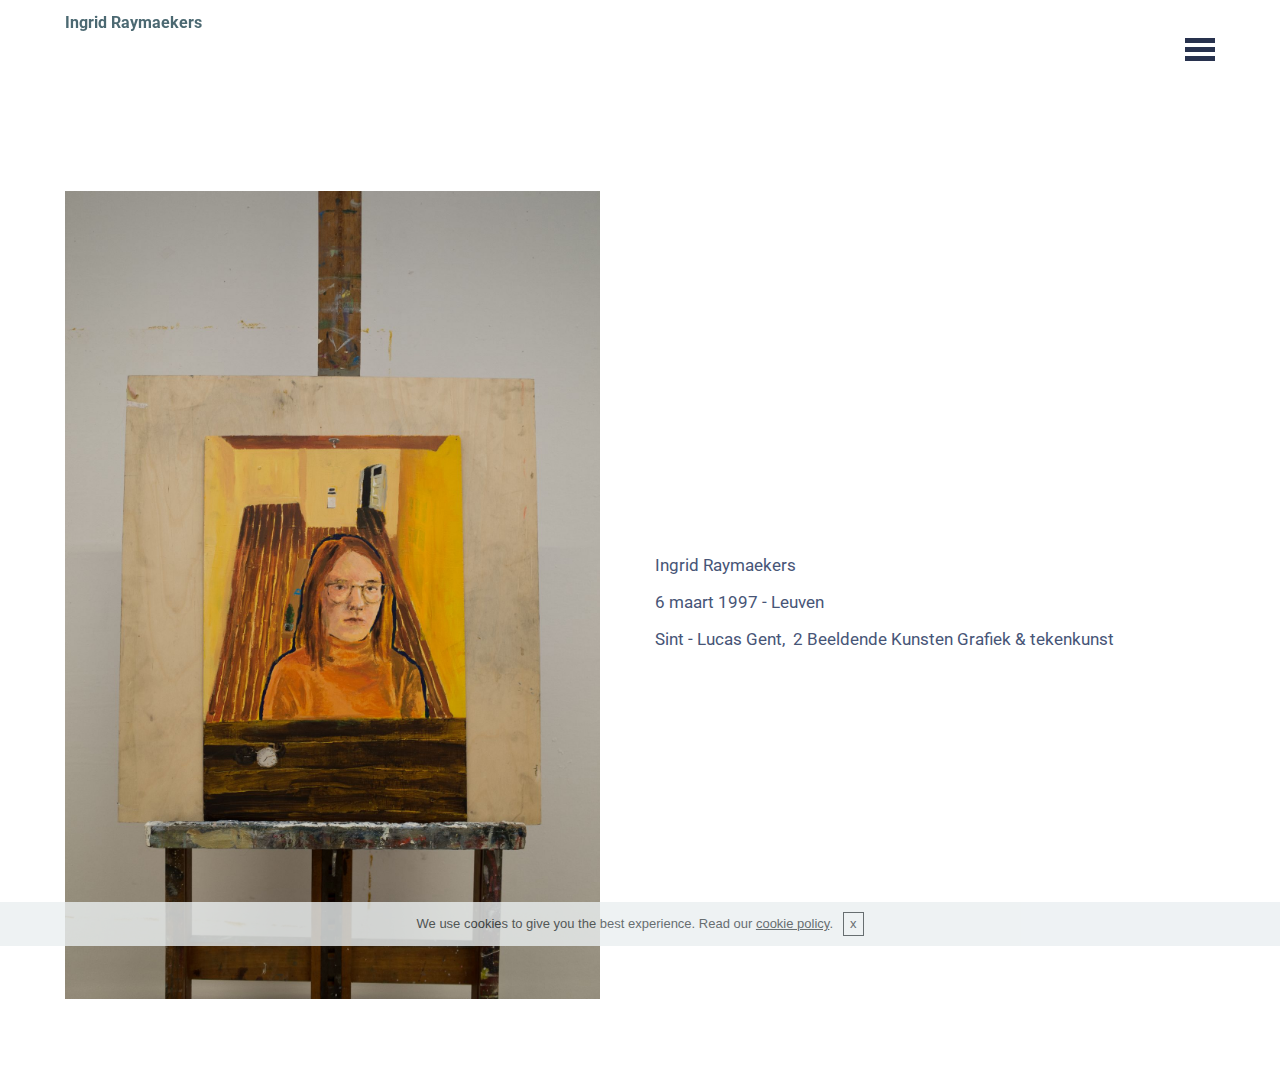
<file: page2.html>
<!DOCTYPE html>
<html>
<head>
  <!-- Site made with Mobirise Website Builder v4.4.1, https://mobirise.com -->
  <meta charset="UTF-8">
  <meta http-equiv="X-UA-Compatible" content="IE=edge">
  <meta name="generator" content="Mobirise v4.4.1, mobirise.com">
  <meta name="viewport" content="width=device-width, initial-scale=1">
  <link rel="shortcut icon" href="assets/images/mbr-favicon.png" type="image/x-icon">
  <meta name="description" content="Web Builder Description">
  <title>Over</title>
  <link rel="stylesheet" href="https://fonts.googleapis.com/css?family=Roboto:700,400&subset=cyrillic,latin,greek,vietnamese">
  <link rel="stylesheet" href="assets/web/assets/mobirise-icons/mobirise-icons.css">
  <link rel="stylesheet" href="assets/bootstrap/css/bootstrap.min.css">
  <link rel="stylesheet" href="assets/mobirise/css/style.css">
  <link rel="stylesheet" href="assets/mobirise/css/mbr-additional.css" type="text/css">
  
  
  
</head>
<body>

<!-- Google Analytics -->
<!-- Global site tag (gtag.js) - Google Analytics -->
<script async src="https://www.googletagmanager.com/gtag/js?id=UA-110250481-1"></script>
<script>
  window.dataLayer = window.dataLayer || [];
  function gtag(){dataLayer.push(arguments);}
  gtag('js', new Date());

  gtag('config', 'UA-110250481-1');
</script>

<!-- /Google Analytics -->


<section class="mbr-navbar mbr-navbar--freeze mbr-navbar--absolute mbr-navbar--sticky mbr-navbar--collapsed mbr-navbar--transparent" id="menu-f" data-rv-view="187">
    <div class="mbr-navbar__section mbr-section">
        <div class="mbr-section__container container">
            <div class="mbr-navbar__container">
                <div class="mbr-navbar__column mbr-navbar__column--s mbr-navbar__brand">
                    <span class="mbr-navbar__brand-link mbr-brand mbr-brand--inline">
                        
                        <span class="mbr-brand__name"><a class="mbr-brand__name text-primary" href="https://mobirise.com">Ingrid Raymaekers</a></span>
                    </span>
                </div>
                <div class="mbr-navbar__hamburger mbr-hamburger"><span class="mbr-hamburger__line"></span></div>
                <div class="mbr-navbar__column mbr-navbar__menu">
                    <nav class="mbr-navbar__menu-box mbr-navbar__menu-box--inline-right">
                        <div class="mbr-navbar__column">
                            <ul class="mbr-navbar__items mbr-navbar__items--right float-left mbr-buttons mbr-buttons--freeze mbr-buttons--right btn-decorator mbr-buttons--activated mbr-buttons--only-links"><li class="mbr-navbar__item"><a class="mbr-buttons__link btn text-primary" href="index.html">Home</a></li> <li class="mbr-navbar__item"><a class="mbr-buttons__link btn text-primary" href="page1.html">Schilderijen</a></li> <li class="mbr-navbar__item"><a class="mbr-buttons__link btn text-primary" href="page5.html">Schetsboek</a></li> <li class="mbr-navbar__item"><a class="mbr-buttons__link btn text-primary" href="page2.html">Over</a></li> <li class="mbr-navbar__item"><a class="mbr-buttons__link btn text-primary" href="page4.html">Nieuws</a></li><li class="mbr-navbar__item"><a class="mbr-buttons__link btn text-primary" href="page3.html">Contact</a></li></ul>                            
                            
                        </div>
                    </nav>
                </div>
            </div>
        </div>
    </div>
</section>

<section class="engine"><a href="https://mobirise.co/f">bootstrap builder</a></section><section class="mbr-section mbr-section--relative mbr-after-navbar" id="msg-box4-5" data-rv-view="17" style="background-color: rgb(255, 255, 255);">
    
    <div class="mbr-section__container mbr-section__container--isolated container" style="padding-top: 93px; padding-bottom: 93px;">
        <div class="row">
            <div class="mbr-box mbr-box--fixed mbr-box--adapted">
                <div class="mbr-box__magnet mbr-box__magnet--top-right mbr-section__left col-sm-6 image-size" style="width: 50%;">
                    <figure class="mbr-figure mbr-figure--adapted mbr-figure--caption-inside-bottom mbr-figure--full-width"><img src="assets/images/r0000048-2-1400x2114.jpg" class="mbr-figure__img"></figure>
                </div>
                <div class="mbr-box__magnet mbr-class-mbr-box__magnet--center-left col-sm-6 content-size mbr-section__right">
                    <div class="mbr-section__container mbr-section__container--middle">
                        <div class="mbr-header mbr-header--auto-align mbr-header--wysiwyg">
                            <h3 class="mbr-header__text">DRAG AND DROP WEBSITE BUILDER</h3>
                            
                        </div>
                    </div>
                    <div class="mbr-section__container mbr-section__container--middle">
                        <div class="mbr-article mbr-article--auto-align mbr-article--wysiwyg"><p>Ingrid Raymaekers</p><p>6 maart 1997 - Leuven</p><p>Sint - Lucas Gent, &nbsp;2 Beeldende Kunsten Grafiek &amp; tekenkunst</p><p><br></p></div>
                    </div>
                    
                </div>
                
            </div>
        </div>
    </div>
</section>


  <script src="assets/web/assets/jquery/jquery.min.js"></script>
  <script src="assets/bootstrap/js/bootstrap.min.js"></script>
  <script src="assets/smooth-scroll/smooth-scroll.js"></script>
  <script src="assets/cookies-alert-plugin/cookies-alert-core.js"></script>
  <script src="assets/cookies-alert-plugin/cookies-alert-script.js"></script>
  <script src="assets/mobirise/js/script.js"></script>
  
  
<input name="cookieData" type="hidden" data-cookie-text="We use cookies to give you the best experience. Read our <a href='privacy.html'>cookie policy</a>.">
  </body>
</html>
</file>
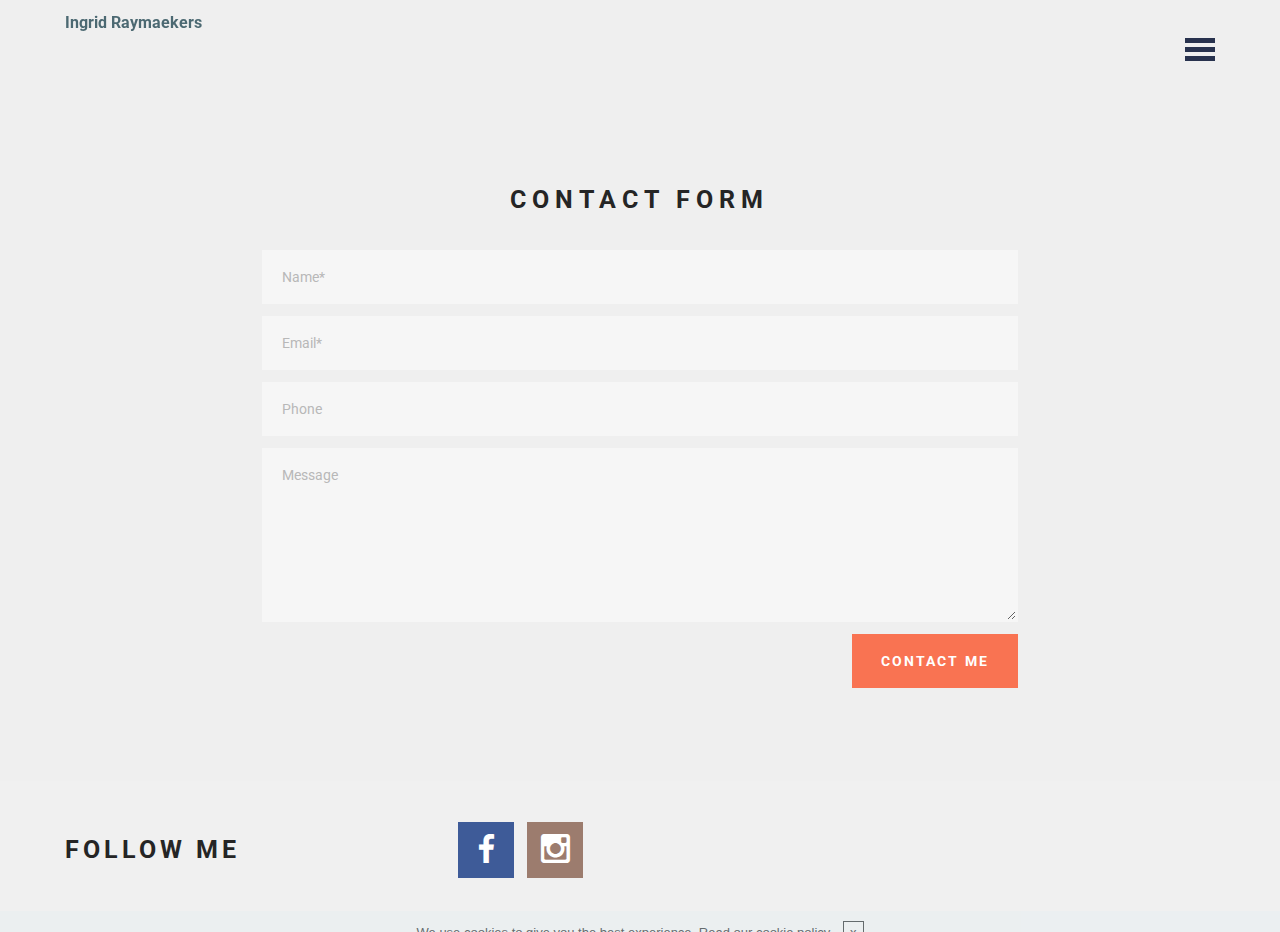
<file: page3.html>
<!DOCTYPE html>
<html>
<head>
  <!-- Site made with Mobirise Website Builder v4.4.1, https://mobirise.com -->
  <meta charset="UTF-8">
  <meta http-equiv="X-UA-Compatible" content="IE=edge">
  <meta name="generator" content="Mobirise v4.4.1, mobirise.com">
  <meta name="viewport" content="width=device-width, initial-scale=1">
  <link rel="shortcut icon" href="assets/images/mbr-favicon.png" type="image/x-icon">
  <meta name="description" content="Website Generator Description">
  <title>Contact</title>
  <link rel="stylesheet" href="https://fonts.googleapis.com/css?family=Roboto:700,400&subset=cyrillic,latin,greek,vietnamese">
  <link rel="stylesheet" href="assets/web/assets/mobirise-icons/mobirise-icons.css">
  <link rel="stylesheet" href="assets/bootstrap/css/bootstrap.min.css">
  <link rel="stylesheet" href="assets/socicon/css/socicon.min.css">
  <link rel="stylesheet" href="assets/mobirise/css/style.css">
  <link rel="stylesheet" href="assets/mobirise/css/mbr-additional.css" type="text/css">
  
  
  
</head>
<body>

<!-- Google Analytics -->
<!-- Global site tag (gtag.js) - Google Analytics -->
<script async src="https://www.googletagmanager.com/gtag/js?id=UA-110250481-1"></script>
<script>
  window.dataLayer = window.dataLayer || [];
  function gtag(){dataLayer.push(arguments);}
  gtag('js', new Date());

  gtag('config', 'UA-110250481-1');
</script>

<!-- /Google Analytics -->


<section class="mbr-navbar mbr-navbar--freeze mbr-navbar--absolute mbr-navbar--sticky mbr-navbar--collapsed mbr-navbar--transparent" id="menu-f" data-rv-view="188">
    <div class="mbr-navbar__section mbr-section">
        <div class="mbr-section__container container">
            <div class="mbr-navbar__container">
                <div class="mbr-navbar__column mbr-navbar__column--s mbr-navbar__brand">
                    <span class="mbr-navbar__brand-link mbr-brand mbr-brand--inline">
                        
                        <span class="mbr-brand__name"><a class="mbr-brand__name text-primary" href="https://mobirise.com">Ingrid Raymaekers</a></span>
                    </span>
                </div>
                <div class="mbr-navbar__hamburger mbr-hamburger"><span class="mbr-hamburger__line"></span></div>
                <div class="mbr-navbar__column mbr-navbar__menu">
                    <nav class="mbr-navbar__menu-box mbr-navbar__menu-box--inline-right">
                        <div class="mbr-navbar__column">
                            <ul class="mbr-navbar__items mbr-navbar__items--right float-left mbr-buttons mbr-buttons--freeze mbr-buttons--right btn-decorator mbr-buttons--activated mbr-buttons--only-links"><li class="mbr-navbar__item"><a class="mbr-buttons__link btn text-primary" href="index.html">Home</a></li> <li class="mbr-navbar__item"><a class="mbr-buttons__link btn text-primary" href="page1.html">Schilderijen</a></li> <li class="mbr-navbar__item"><a class="mbr-buttons__link btn text-primary" href="page5.html">Schetsboek</a></li> <li class="mbr-navbar__item"><a class="mbr-buttons__link btn text-primary" href="page2.html">Over</a></li> <li class="mbr-navbar__item"><a class="mbr-buttons__link btn text-primary" href="page4.html">Nieuws</a></li><li class="mbr-navbar__item"><a class="mbr-buttons__link btn text-primary" href="page3.html">Contact</a></li></ul>                            
                            
                        </div>
                    </nav>
                </div>
            </div>
        </div>
    </div>
</section>

<section class="engine"><a href="https://mobirise.co/k">bootstrap templates</a></section><section class="mbr-section mbr-section--relative mbr-section--fixed-size mbr-after-navbar" id="form1-7" data-rv-view="20" style="background-color: rgb(239, 239, 239);">
    
    <div class="mbr-section__container mbr-section__container--std-padding container" style="padding-top: 93px; padding-bottom: 93px;">
        <div class="row">
            <div class="col-sm-12">
                <div class="row">
                    <div class="col-sm-8 col-sm-offset-2" data-form-type="formoid">
                        <div class="mbr-header mbr-header--center mbr-header--std-padding">
                            <h2 class="mbr-header__text">CONTACT FORM</h2>
                        </div>
                        <div data-form-alert="true">
                            <div class="hide" data-form-alert-success="true">Thanks for filling out form!</div>
                        </div>
                        <form action="https://mobirise.com/" method="post" data-form-title="CONTACT FORM">
                            <input type="hidden" value="hHVrbog4fctZK37IYXv7zl42CS4+ugneF3NQlfEN52icI08UalyyYXzhXuDKSG4+TfTdOeU6kYBRB/s2cnMHtlc2zgWsBVrNMvx4LxIKdFf5oTTToIFghMp633gTw+mU" data-form-email="true">
                            <div class="form-group">
                                <input type="text" class="form-control" name="name" required="" placeholder="Name*" data-form-field="Name">
                            </div>
                            <div class="form-group">
                                <input type="email" class="form-control" name="email" required="" placeholder="Email*" data-form-field="Email">
                            </div>
                            <div class="form-group">
                                <input type="tel" class="form-control" name="phone" placeholder="Phone" data-form-field="Phone">
                            </div>
                            <div class="form-group">
                                <textarea class="form-control" name="message" rows="7" placeholder="Message" data-form-field="Message"></textarea>
                            </div>
                            <div class="mbr-buttons mbr-buttons--right"><button type="submit" class="mbr-buttons__btn btn btn-lg btn-danger">CONTACT ME</button></div>
                        </form>
                    </div>
                </div>
            </div>
        </div>
    </div>
</section>

<section class="mbr-section mbr-section--relative mbr-section--fixed-size" id="social-buttons2-8" data-rv-view="29" style="background-color: rgb(240, 240, 240);">
    

    <div class="mbr-section__container container">
        <div class="mbr-header mbr-header--inline row" style="padding-top: 40.8px; padding-bottom: 40.8px;">
            <div class="col-sm-4">
                <h3 class="mbr-header__text">FOLLOW ME</h3>
            </div>
            <div class="mbr-social-icons mbr-social-icons--style-1 col-sm-8"> <a class="mbr-social-icons__icon socicon-bg-facebook" title="Facebook" target="_blank" href="https://www.facebook.com/ingrid.raymaekers"><i class="socicon socicon-facebook"></i></a>   <a class="mbr-social-icons__icon socicon-bg-instagram" title="Instagram" target="_blank" href="https://www.instagram.com/ingrid_raymaekers/"><i class="socicon socicon-instagram"></i></a>      </div>
        </div>
    </div>
</section>


  <script src="assets/web/assets/jquery/jquery.min.js"></script>
  <script src="assets/bootstrap/js/bootstrap.min.js"></script>
  <script src="assets/smooth-scroll/smooth-scroll.js"></script>
  <script src="assets/cookies-alert-plugin/cookies-alert-core.js"></script>
  <script src="assets/cookies-alert-plugin/cookies-alert-script.js"></script>
  <!--[if lte IE 9]>
    <script src="assets/jquery-placeholder/jquery.placeholder.min.js"></script>
  <![endif]-->
  <script src="assets/mobirise/js/script.js"></script>
  <script src="assets/formoid/formoid.min.js"></script>
  
  
<input name="cookieData" type="hidden" data-cookie-text="We use cookies to give you the best experience. Read our <a href='privacy.html'>cookie policy</a>.">
  </body>
</html>
</file>
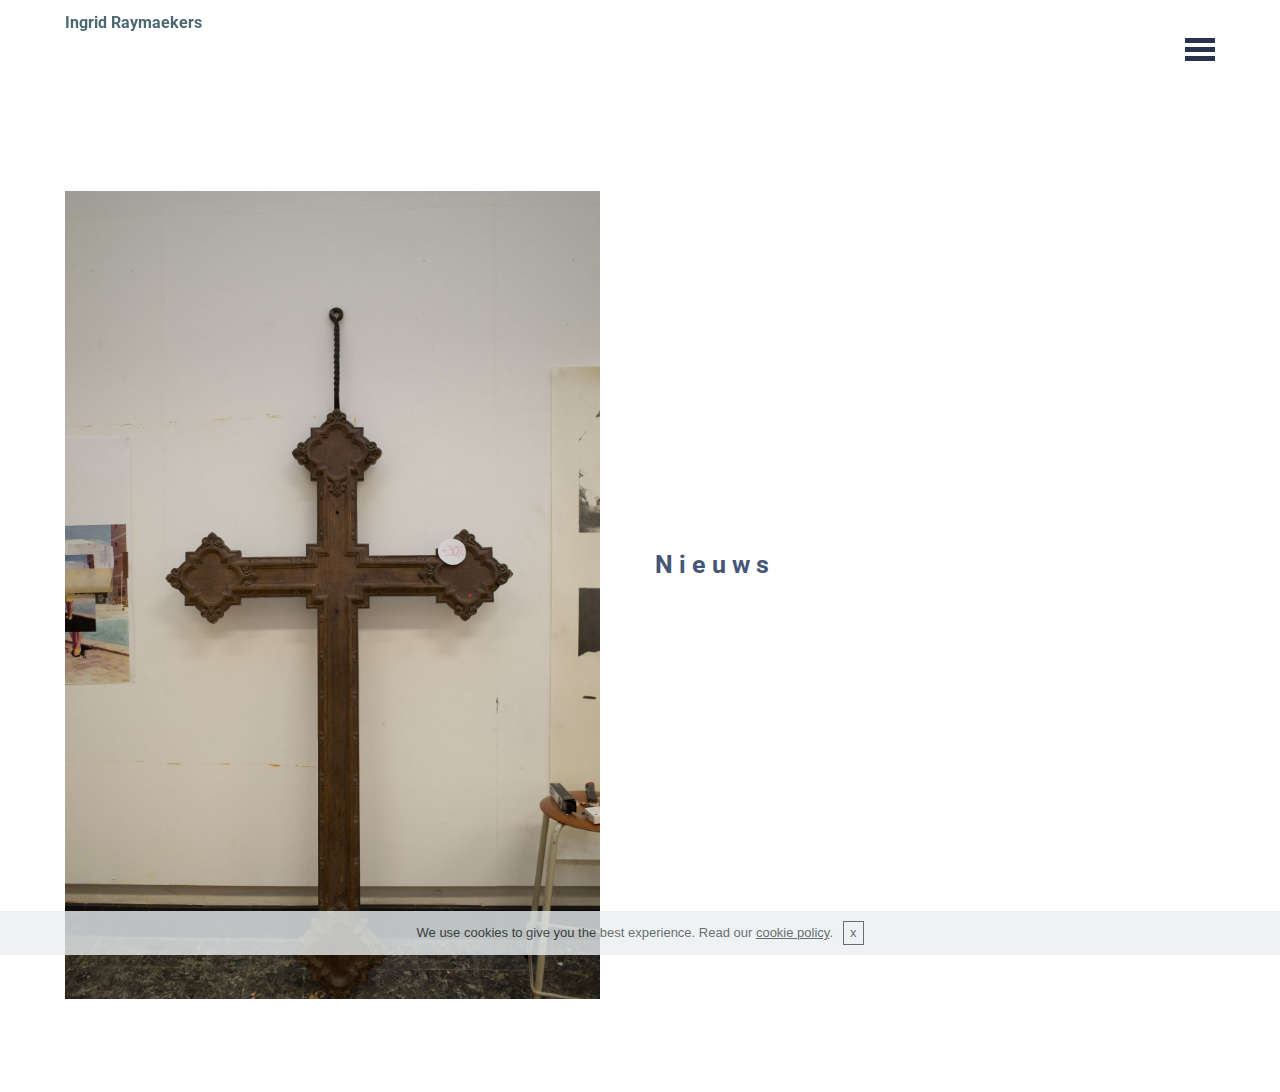
<file: page4.html>
<!DOCTYPE html>
<html>
<head>
  <!-- Site made with Mobirise Website Builder v4.4.1, https://mobirise.com -->
  <meta charset="UTF-8">
  <meta http-equiv="X-UA-Compatible" content="IE=edge">
  <meta name="generator" content="Mobirise v4.4.1, mobirise.com">
  <meta name="viewport" content="width=device-width, initial-scale=1">
  <link rel="shortcut icon" href="assets/images/mbr-favicon.png" type="image/x-icon">
  <meta name="description" content="Web Page Generator Description">
  <title>Nieuws</title>
  <link rel="stylesheet" href="https://fonts.googleapis.com/css?family=Roboto:700,400&subset=cyrillic,latin,greek,vietnamese">
  <link rel="stylesheet" href="assets/web/assets/mobirise-icons/mobirise-icons.css">
  <link rel="stylesheet" href="assets/bootstrap/css/bootstrap.min.css">
  <link rel="stylesheet" href="assets/mobirise/css/style.css">
  <link rel="stylesheet" href="assets/mobirise/css/mbr-additional.css" type="text/css">
  
  
  
</head>
<body>

<!-- Google Analytics -->
<!-- Global site tag (gtag.js) - Google Analytics -->
<script async src="https://www.googletagmanager.com/gtag/js?id=UA-110250481-1"></script>
<script>
  window.dataLayer = window.dataLayer || [];
  function gtag(){dataLayer.push(arguments);}
  gtag('js', new Date());

  gtag('config', 'UA-110250481-1');
</script>

<!-- /Google Analytics -->


<section class="mbr-navbar mbr-navbar--freeze mbr-navbar--absolute mbr-navbar--sticky mbr-navbar--collapsed mbr-navbar--transparent" id="menu-f" data-rv-view="186">
    <div class="mbr-navbar__section mbr-section">
        <div class="mbr-section__container container">
            <div class="mbr-navbar__container">
                <div class="mbr-navbar__column mbr-navbar__column--s mbr-navbar__brand">
                    <span class="mbr-navbar__brand-link mbr-brand mbr-brand--inline">
                        
                        <span class="mbr-brand__name"><a class="mbr-brand__name text-primary" href="https://mobirise.com">Ingrid Raymaekers</a></span>
                    </span>
                </div>
                <div class="mbr-navbar__hamburger mbr-hamburger"><span class="mbr-hamburger__line"></span></div>
                <div class="mbr-navbar__column mbr-navbar__menu">
                    <nav class="mbr-navbar__menu-box mbr-navbar__menu-box--inline-right">
                        <div class="mbr-navbar__column">
                            <ul class="mbr-navbar__items mbr-navbar__items--right float-left mbr-buttons mbr-buttons--freeze mbr-buttons--right btn-decorator mbr-buttons--activated mbr-buttons--only-links"><li class="mbr-navbar__item"><a class="mbr-buttons__link btn text-primary" href="index.html">Home</a></li> <li class="mbr-navbar__item"><a class="mbr-buttons__link btn text-primary" href="page1.html">Schilderijen</a></li> <li class="mbr-navbar__item"><a class="mbr-buttons__link btn text-primary" href="page5.html">Schetsboek</a></li> <li class="mbr-navbar__item"><a class="mbr-buttons__link btn text-primary" href="page2.html">Over</a></li> <li class="mbr-navbar__item"><a class="mbr-buttons__link btn text-primary" href="page4.html">Nieuws</a></li><li class="mbr-navbar__item"><a class="mbr-buttons__link btn text-primary" href="page3.html">Contact</a></li></ul>                            
                            
                        </div>
                    </nav>
                </div>
            </div>
        </div>
    </div>
</section>

<section class="engine"><a href="https://mobirise.co/g">create your own website for free</a></section><section class="mbr-section mbr-section--relative mbr-after-navbar" id="msg-box4-s" data-rv-view="33" style="background-color: rgb(255, 255, 255);">
    
    <div class="mbr-section__container mbr-section__container--isolated container" style="padding-top: 93px; padding-bottom: 93px;">
        <div class="row">
            <div class="mbr-box mbr-box--fixed mbr-box--adapted">
                <div class="mbr-box__magnet mbr-box__magnet--top-right mbr-section__left col-sm-6 image-size" style="width: 50%;">
                    <figure class="mbr-figure mbr-figure--adapted mbr-figure--caption-inside-bottom mbr-figure--full-width"><img src="assets/images/r0000047-2-1400x2114.jpg" class="mbr-figure__img"></figure>
                </div>
                <div class="mbr-box__magnet mbr-class-mbr-box__magnet--center-left col-sm-6 content-size mbr-section__right">
                    <div class="mbr-section__container mbr-section__container--middle">
                        <div class="mbr-header mbr-header--auto-align mbr-header--wysiwyg">
                            <h3 class="mbr-header__text">Nieuws</h3>
                            
                        </div>
                    </div>
                    <div class="mbr-section__container mbr-section__container--middle">
                        <div class="mbr-article mbr-article--auto-align mbr-article--wysiwyg"></div>
                    </div>
                    
                </div>
                
            </div>
        </div>
    </div>
</section>


  <script src="assets/web/assets/jquery/jquery.min.js"></script>
  <script src="assets/bootstrap/js/bootstrap.min.js"></script>
  <script src="assets/smooth-scroll/smooth-scroll.js"></script>
  <script src="assets/cookies-alert-plugin/cookies-alert-core.js"></script>
  <script src="assets/cookies-alert-plugin/cookies-alert-script.js"></script>
  <script src="assets/mobirise/js/script.js"></script>
  
  
<input name="cookieData" type="hidden" data-cookie-text="We use cookies to give you the best experience. Read our <a href='privacy.html'>cookie policy</a>.">
  </body>
</html>
</file>
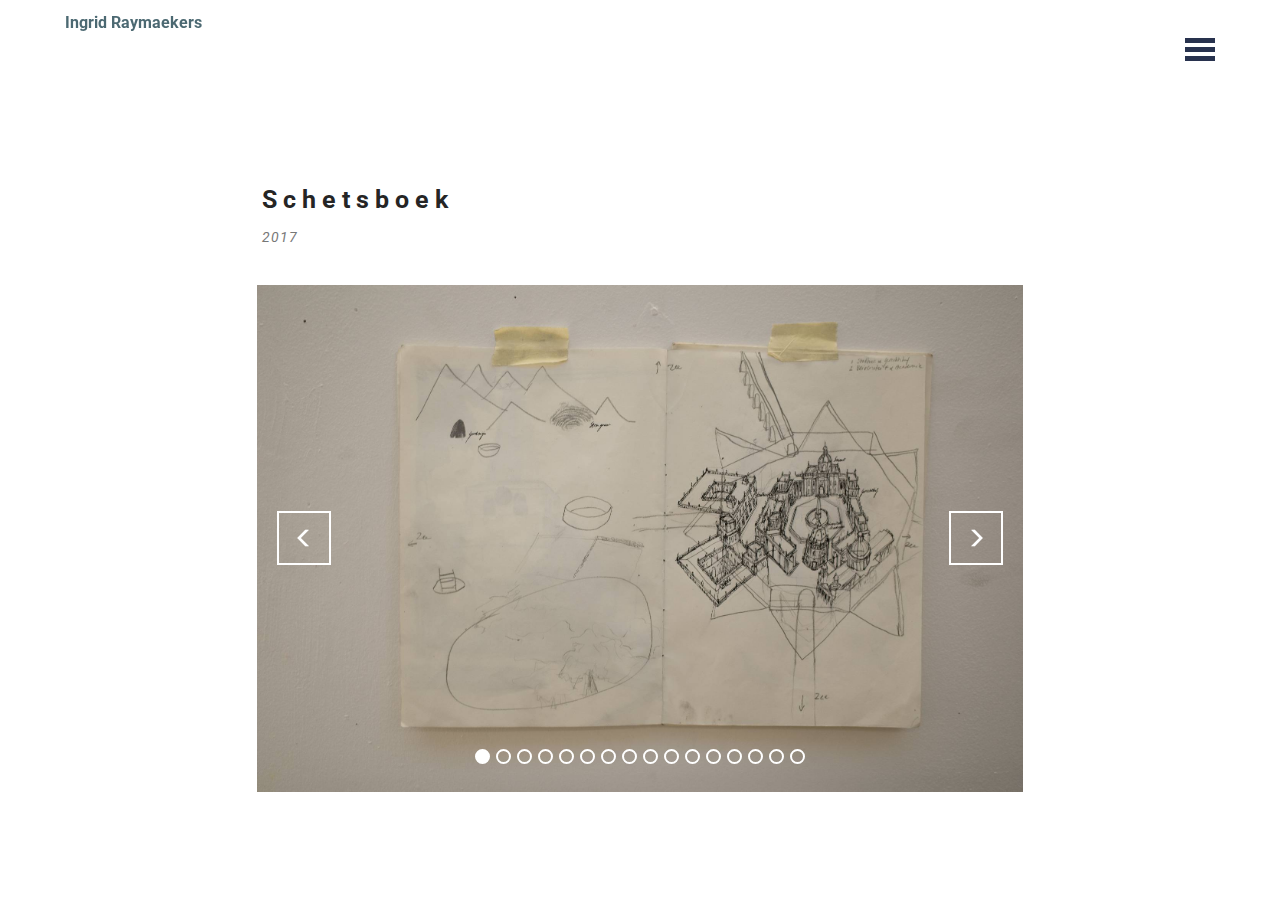
<file: page5.html>
<!DOCTYPE html>
<html>
<head>
  <!-- Site made with Mobirise Website Builder v4.4.1, https://mobirise.com -->
  <meta charset="UTF-8">
  <meta http-equiv="X-UA-Compatible" content="IE=edge">
  <meta name="generator" content="Mobirise v4.4.1, mobirise.com">
  <meta name="viewport" content="width=device-width, initial-scale=1">
  <link rel="shortcut icon" href="assets/images/mbr-favicon.png" type="image/x-icon">
  <meta name="description" content="Web Creator Description">
  <title>Schetsboek</title>
  <link rel="stylesheet" href="https://fonts.googleapis.com/css?family=Roboto:700,400&subset=cyrillic,latin,greek,vietnamese">
  <link rel="stylesheet" href="assets/web/assets/mobirise-icons/mobirise-icons.css">
  <link rel="stylesheet" href="assets/bootstrap/css/bootstrap.min.css">
  <link rel="stylesheet" href="assets/mobirise/css/style.css">
  <link rel="stylesheet" href="assets/mobirise-slider/style.css">
  <link rel="stylesheet" href="assets/mobirise/css/mbr-additional.css" type="text/css">
  
  
  
</head>
<body>

<!-- Google Analytics -->
<!-- Global site tag (gtag.js) - Google Analytics -->
<script async src="https://www.googletagmanager.com/gtag/js?id=UA-110250481-1"></script>
<script>
  window.dataLayer = window.dataLayer || [];
  function gtag(){dataLayer.push(arguments);}
  gtag('js', new Date());

  gtag('config', 'UA-110250481-1');
</script>

<!-- /Google Analytics -->


<section class="mbr-navbar mbr-navbar--freeze mbr-navbar--absolute mbr-navbar--sticky mbr-navbar--collapsed mbr-navbar--transparent" id="menu-f" data-rv-view="153">
    <div class="mbr-navbar__section mbr-section">
        <div class="mbr-section__container container">
            <div class="mbr-navbar__container">
                <div class="mbr-navbar__column mbr-navbar__column--s mbr-navbar__brand">
                    <span class="mbr-navbar__brand-link mbr-brand mbr-brand--inline">
                        
                        <span class="mbr-brand__name"><a class="mbr-brand__name text-primary" href="https://mobirise.com">Ingrid Raymaekers</a></span>
                    </span>
                </div>
                <div class="mbr-navbar__hamburger mbr-hamburger"><span class="mbr-hamburger__line"></span></div>
                <div class="mbr-navbar__column mbr-navbar__menu">
                    <nav class="mbr-navbar__menu-box mbr-navbar__menu-box--inline-right">
                        <div class="mbr-navbar__column">
                            <ul class="mbr-navbar__items mbr-navbar__items--right float-left mbr-buttons mbr-buttons--freeze mbr-buttons--right btn-decorator mbr-buttons--activated mbr-buttons--only-links"><li class="mbr-navbar__item"><a class="mbr-buttons__link btn text-primary" href="index.html">Home</a></li> <li class="mbr-navbar__item"><a class="mbr-buttons__link btn text-primary" href="page1.html">Schilderijen</a></li> <li class="mbr-navbar__item"><a class="mbr-buttons__link btn text-primary" href="page5.html">Schetsboek</a></li> <li class="mbr-navbar__item"><a class="mbr-buttons__link btn text-primary" href="page2.html">Over</a></li> <li class="mbr-navbar__item"><a class="mbr-buttons__link btn text-primary" href="page4.html">Nieuws</a></li><li class="mbr-navbar__item"><a class="mbr-buttons__link btn text-primary" href="page3.html">Contact</a></li></ul>                            
                            
                        </div>
                    </nav>
                </div>
            </div>
        </div>
    </div>
</section>

<section class="engine"><a href="https://mobirise.co/p">bootstrap menu</a></section><section class="mbr-section mbr-after-navbar" id="header3-o" data-rv-view="36">
    <div class="mbr-section__container container mbr-section__container--first">
        <div class="mbr-header mbr-header--wysiwyg row">
            <div class="col-sm-8 col-sm-offset-2">
                <h3 class="mbr-header__text">Schetsboek</h3>
                <p class="mbr-header__subtext">2017</p>
            </div>
        </div>
    </div>
</section>

<section class="mbr-slider mbr-section mbr-section--no-padding carousel slide" data-ride="carousel" data-wrap="true" data-interval="5000" id="slider2-n" data-rv-view="38">
    <div class="mbr-section__container article-slider container mbr-section__container--last">
        <div class=" col-sm-offset-2 col-sm-8">
            <ol class="carousel-indicators">
                <li data-app-prevent-settings="" data-target="#slider2-n" data-slide-to="0" class="active"></li><li data-app-prevent-settings="" data-target="#slider2-n" data-slide-to="1"></li><li data-app-prevent-settings="" data-target="#slider2-n" data-slide-to="2"></li><li data-app-prevent-settings="" data-target="#slider2-n" data-slide-to="3"></li><li data-app-prevent-settings="" data-target="#slider2-n" data-slide-to="4"></li><li data-app-prevent-settings="" data-target="#slider2-n" data-slide-to="5"></li><li data-app-prevent-settings="" data-target="#slider2-n" data-slide-to="6"></li><li data-app-prevent-settings="" data-target="#slider2-n" data-slide-to="7"></li><li data-app-prevent-settings="" data-target="#slider2-n" data-slide-to="8"></li><li data-app-prevent-settings="" data-target="#slider2-n" data-slide-to="9"></li><li data-app-prevent-settings="" data-target="#slider2-n" data-slide-to="10"></li><li data-app-prevent-settings="" data-target="#slider2-n" data-slide-to="11"></li><li data-app-prevent-settings="" data-target="#slider2-n" data-slide-to="12"></li><li data-app-prevent-settings="" data-target="#slider2-n" data-slide-to="13"></li><li data-app-prevent-settings="" data-target="#slider2-n" data-slide-to="14"></li><li data-app-prevent-settings="" data-target="#slider2-n" class="" data-slide-to="15"></li>
            </ol>
            <div class="carousel-inner" role="listbox">
                <div class="mbr-box mbr-section mbr-section--relative mbr-section--fixed-size mbr-section--bg-adapted item dark center active">
                    <div class="mbr-box__magnet mbr-box__magnet--center-right">
                                            
                        <div>
                            <img src="assets/images/r0000045-2-1999x1324.jpg">
                            <div class="row">
                                <div class=" col-md-6 col-md-offset-5">  

                                <div class="mbr-hero">
                                    

                                    
                                </div>
                                
                                </div>
                            </div>
                        </div>
                    </div>
                </div><div class="mbr-box mbr-section mbr-section--relative mbr-section--fixed-size mbr-section--bg-adapted item dark center">
                    <div class="mbr-box__magnet mbr-box__magnet--center-left">
                                            
                        <div>
                            <img src="assets/images/r0000046-2-2000x1324.jpg">
                            <div class="row">
                                <div class=" col-md-offset-1 col-md-6">  

                                <div class="mbr-hero">
                                    

                                    
                                </div>
                                
                                </div>
                            </div>
                        </div>
                    </div>
                </div><div class="mbr-box mbr-section mbr-section--relative mbr-section--fixed-size mbr-section--bg-adapted item dark center">
                    <div class="mbr-box__magnet mbr-box__magnet--center-center">
                                            
                        <div>
                            <img src="assets/images/r0000044-2-1999x1324.jpg">
                            <div class="row">
                                <div class=" col-md-8 col-md-offset-2">  

                                <div class="mbr-hero">
                                    

                                    
                                </div>
                                
                                </div>
                            </div>
                        </div>
                    </div>
                </div><div class="mbr-box mbr-section mbr-section--relative mbr-section--fixed-size mbr-section--bg-adapted item dark center">
                    <div class="mbr-box__magnet mbr-box__magnet--center-center">
                                            
                        <div>
                            <img src="assets/images/r0000041-2-2000x1324.jpg">
                            <div class="row">
                                <div class=" col-md-8 col-md-offset-2">  

                                <div class="mbr-hero">
                                    

                                    
                                </div>
                                
                                </div>
                            </div>
                        </div>
                    </div>
                </div><div class="mbr-box mbr-section mbr-section--relative mbr-section--fixed-size mbr-section--bg-adapted item dark center">
                    <div class="mbr-box__magnet mbr-box__magnet--center-center">
                                            
                        <div>
                            <img src="assets/images/r0000033-2-2000x1324.jpg">
                            <div class="row">
                                <div class=" col-md-8 col-md-offset-2">  

                                <div class="mbr-hero">
                                    

                                    
                                </div>
                                
                                </div>
                            </div>
                        </div>
                    </div>
                </div><div class="mbr-box mbr-section mbr-section--relative mbr-section--fixed-size mbr-section--bg-adapted item dark center">
                    <div class="mbr-box__magnet mbr-box__magnet--center-center">
                                            
                        <div>
                            <img src="assets/images/r0000043-2-2000x1324.jpg">
                            <div class="row">
                                <div class=" col-md-8 col-md-offset-2">  

                                <div class="mbr-hero">
                                    

                                    
                                </div>
                                
                                </div>
                            </div>
                        </div>
                    </div>
                </div><div class="mbr-box mbr-section mbr-section--relative mbr-section--fixed-size mbr-section--bg-adapted item dark center">
                    <div class="mbr-box__magnet mbr-box__magnet--center-center">
                                            
                        <div>
                            <img src="assets/images/r0000038-2-2000x1324.jpg">
                            <div class="row">
                                <div class=" col-md-8 col-md-offset-2">  

                                <div class="mbr-hero">
                                    

                                    
                                </div>
                                
                                </div>
                            </div>
                        </div>
                    </div>
                </div><div class="mbr-box mbr-section mbr-section--relative mbr-section--fixed-size mbr-section--bg-adapted item dark center">
                    <div class="mbr-box__magnet mbr-box__magnet--center-center">
                                            
                        <div>
                            <img src="assets/images/r0000032-2-2000x1324.jpg">
                            <div class="row">
                                <div class=" col-md-8 col-md-offset-2">  

                                <div class="mbr-hero">
                                    

                                    
                                </div>
                                
                                </div>
                            </div>
                        </div>
                    </div>
                </div><div class="mbr-box mbr-section mbr-section--relative mbr-section--fixed-size mbr-section--bg-adapted item dark center">
                    <div class="mbr-box__magnet mbr-box__magnet--center-center">
                                            
                        <div>
                            <img src="assets/images/r0000031-2-2000x1324.jpg">
                            <div class="row">
                                <div class=" col-md-8 col-md-offset-2">  

                                <div class="mbr-hero">
                                    

                                    
                                </div>
                                
                                </div>
                            </div>
                        </div>
                    </div>
                </div><div class="mbr-box mbr-section mbr-section--relative mbr-section--fixed-size mbr-section--bg-adapted item dark center">
                    <div class="mbr-box__magnet mbr-box__magnet--center-center">
                                            
                        <div>
                            <img src="assets/images/r0000042-2-2000x1324.jpg">
                            <div class="row">
                                <div class=" col-md-8 col-md-offset-2">  

                                <div class="mbr-hero">
                                    

                                    
                                </div>
                                
                                </div>
                            </div>
                        </div>
                    </div>
                </div><div class="mbr-box mbr-section mbr-section--relative mbr-section--fixed-size mbr-section--bg-adapted item dark center">
                    <div class="mbr-box__magnet mbr-box__magnet--center-center">
                                            
                        <div>
                            <img src="assets/images/r0000036-2-2000x1324.jpg">
                            <div class="row">
                                <div class=" col-md-8 col-md-offset-2">  

                                <div class="mbr-hero">
                                    

                                    
                                </div>
                                
                                </div>
                            </div>
                        </div>
                    </div>
                </div><div class="mbr-box mbr-section mbr-section--relative mbr-section--fixed-size mbr-section--bg-adapted item dark center">
                    <div class="mbr-box__magnet mbr-box__magnet--center-center">
                                            
                        <div>
                            <img src="assets/images/r0000030-3-2000x3019.jpg">
                            <div class="row">
                                <div class=" col-md-8 col-md-offset-2">  

                                <div class="mbr-hero">
                                    

                                    
                                </div>
                                
                                </div>
                            </div>
                        </div>
                    </div>
                </div><div class="mbr-box mbr-section mbr-section--relative mbr-section--fixed-size mbr-section--bg-adapted item dark center">
                    <div class="mbr-box__magnet mbr-box__magnet--center-center">
                                            
                        <div>
                            <img src="assets/images/r0000035-2-2000x3019.jpg">
                            <div class="row">
                                <div class=" col-md-8 col-md-offset-2">  

                                <div class="mbr-hero">
                                    

                                    
                                </div>
                                
                                </div>
                            </div>
                        </div>
                    </div>
                </div><div class="mbr-box mbr-section mbr-section--relative mbr-section--fixed-size mbr-section--bg-adapted item dark center">
                    <div class="mbr-box__magnet mbr-box__magnet--center-center">
                                            
                        <div>
                            <img src="assets/images/r0000034-2-2000x3019.jpg">
                            <div class="row">
                                <div class=" col-md-8 col-md-offset-2">  

                                <div class="mbr-hero">
                                    

                                    
                                </div>
                                
                                </div>
                            </div>
                        </div>
                    </div>
                </div><div class="mbr-box mbr-section mbr-section--relative mbr-section--fixed-size mbr-section--bg-adapted item dark center">
                    <div class="mbr-box__magnet mbr-box__magnet--center-center">
                                            
                        <div>
                            <img src="assets/images/r0000039-2-2000x3019.jpg">
                            <div class="row">
                                <div class=" col-md-8 col-md-offset-2">  

                                <div class="mbr-hero">
                                    

                                    
                                </div>
                                
                                </div>
                            </div>
                        </div>
                    </div>
                </div><div class="mbr-box mbr-section mbr-section--relative mbr-section--fixed-size mbr-section--bg-adapted item dark center">
                    <div class="mbr-box__magnet mbr-box__magnet--center-center">
                                            
                        <div>
                            <img src="assets/images/r0000037-2-2000x3019.jpg">
                            <div class="row">
                                <div class=" col-md-8 col-md-offset-2">  

                                <div class="mbr-hero">
                                    

                                    
                                </div>
                                
                                </div>
                            </div>
                        </div>
                    </div>
                </div>
            </div>
            
            <a data-app-prevent-settings="" class="left carousel-control" role="button" data-slide="prev" href="#slider2-n">
                <span class="glyphicon glyphicon-menu-left" aria-hidden="true"></span>
                <span class="sr-only">Previous</span>
            </a>
            <a data-app-prevent-settings="" class="right carousel-control" role="button" data-slide="next" href="#slider2-n">
                <span class="glyphicon glyphicon-menu-right" aria-hidden="true"></span>
                <span class="sr-only">Next</span>
            </a>
        </div>
    </div>
</section>


  <script src="assets/web/assets/jquery/jquery.min.js"></script>
  <script src="assets/bootstrap/js/bootstrap.min.js"></script>
  <script src="assets/smooth-scroll/smooth-scroll.js"></script>
  <script src="assets/cookies-alert-plugin/cookies-alert-core.js"></script>
  <script src="assets/cookies-alert-plugin/cookies-alert-script.js"></script>
  <script src="assets/bootstrap-carousel-swipe/bootstrap-carousel-swipe.js"></script>
  <script src="assets/mobirise/js/script.js"></script>
  
  
<input name="cookieData" type="hidden" data-cookie-text="We use cookies to give you the best experience. Read our <a href='privacy.html'>cookie policy</a>.">
  </body>
</html>
</file>
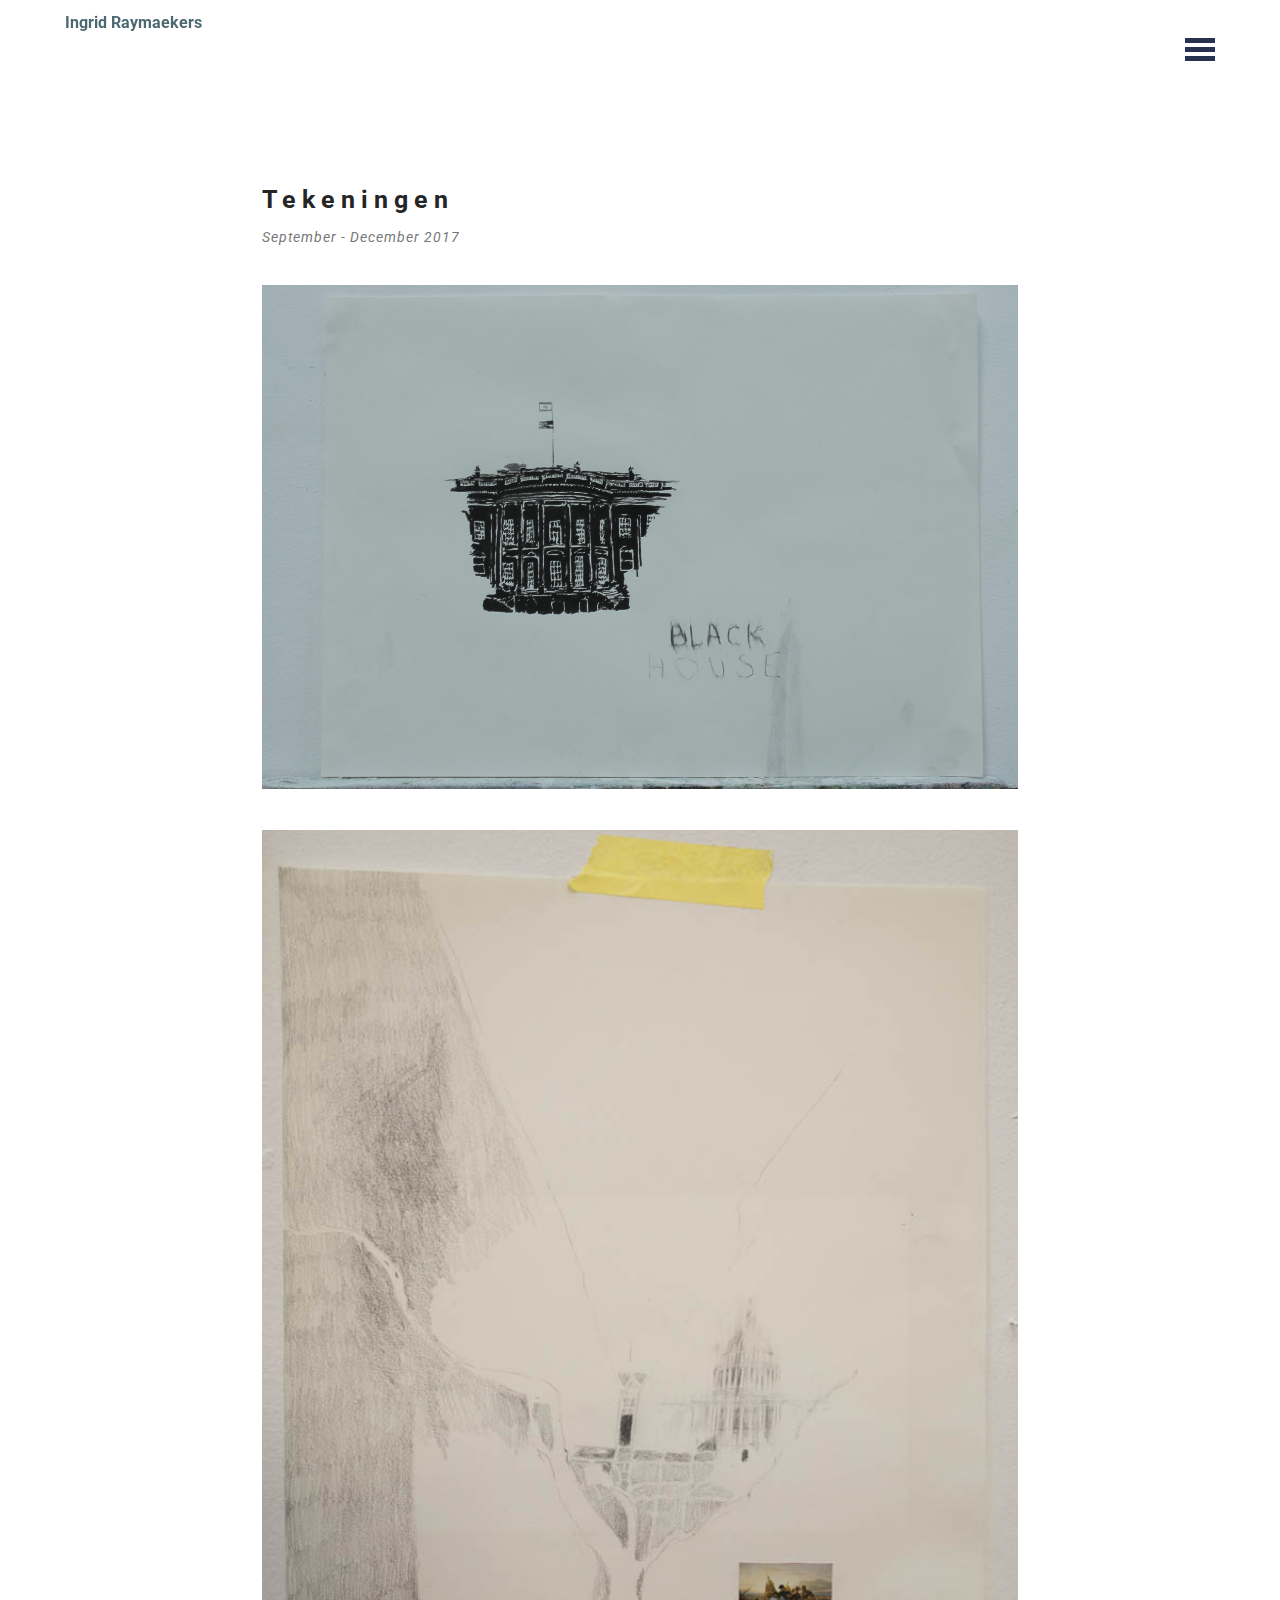
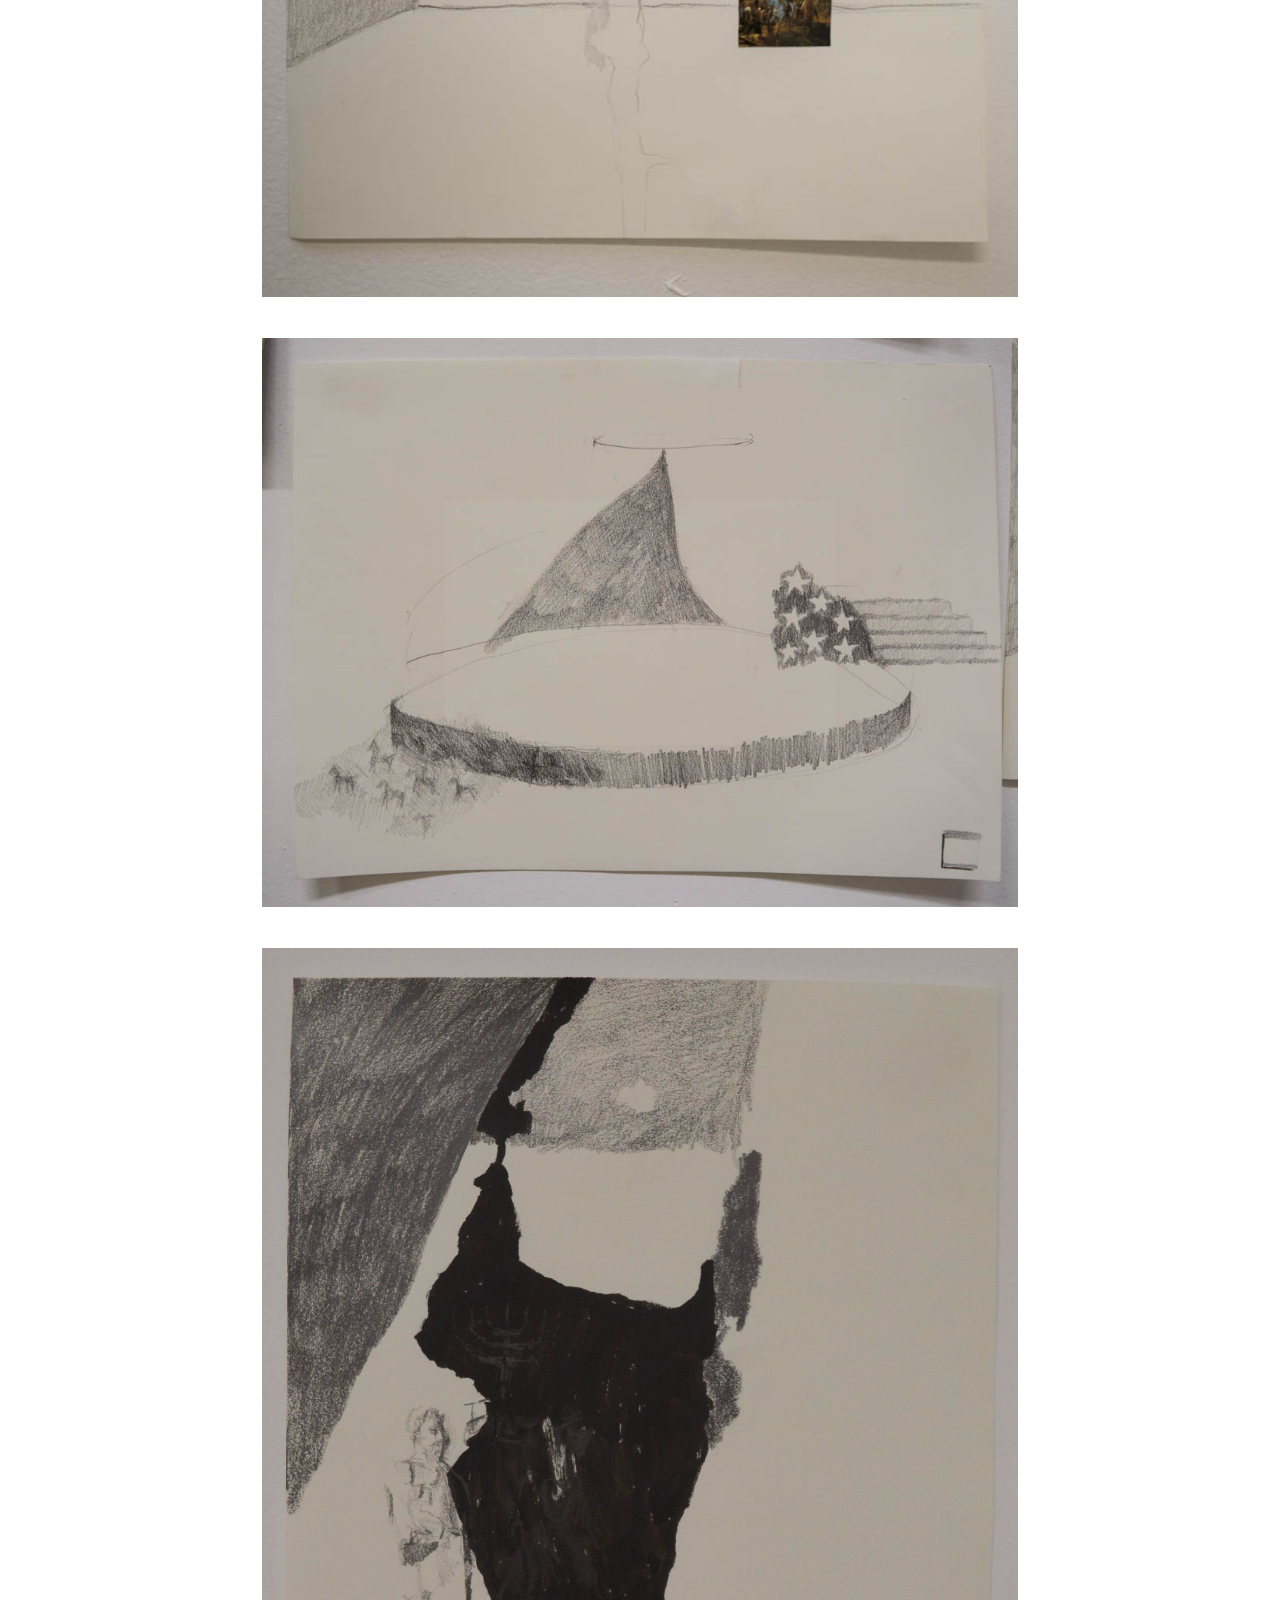
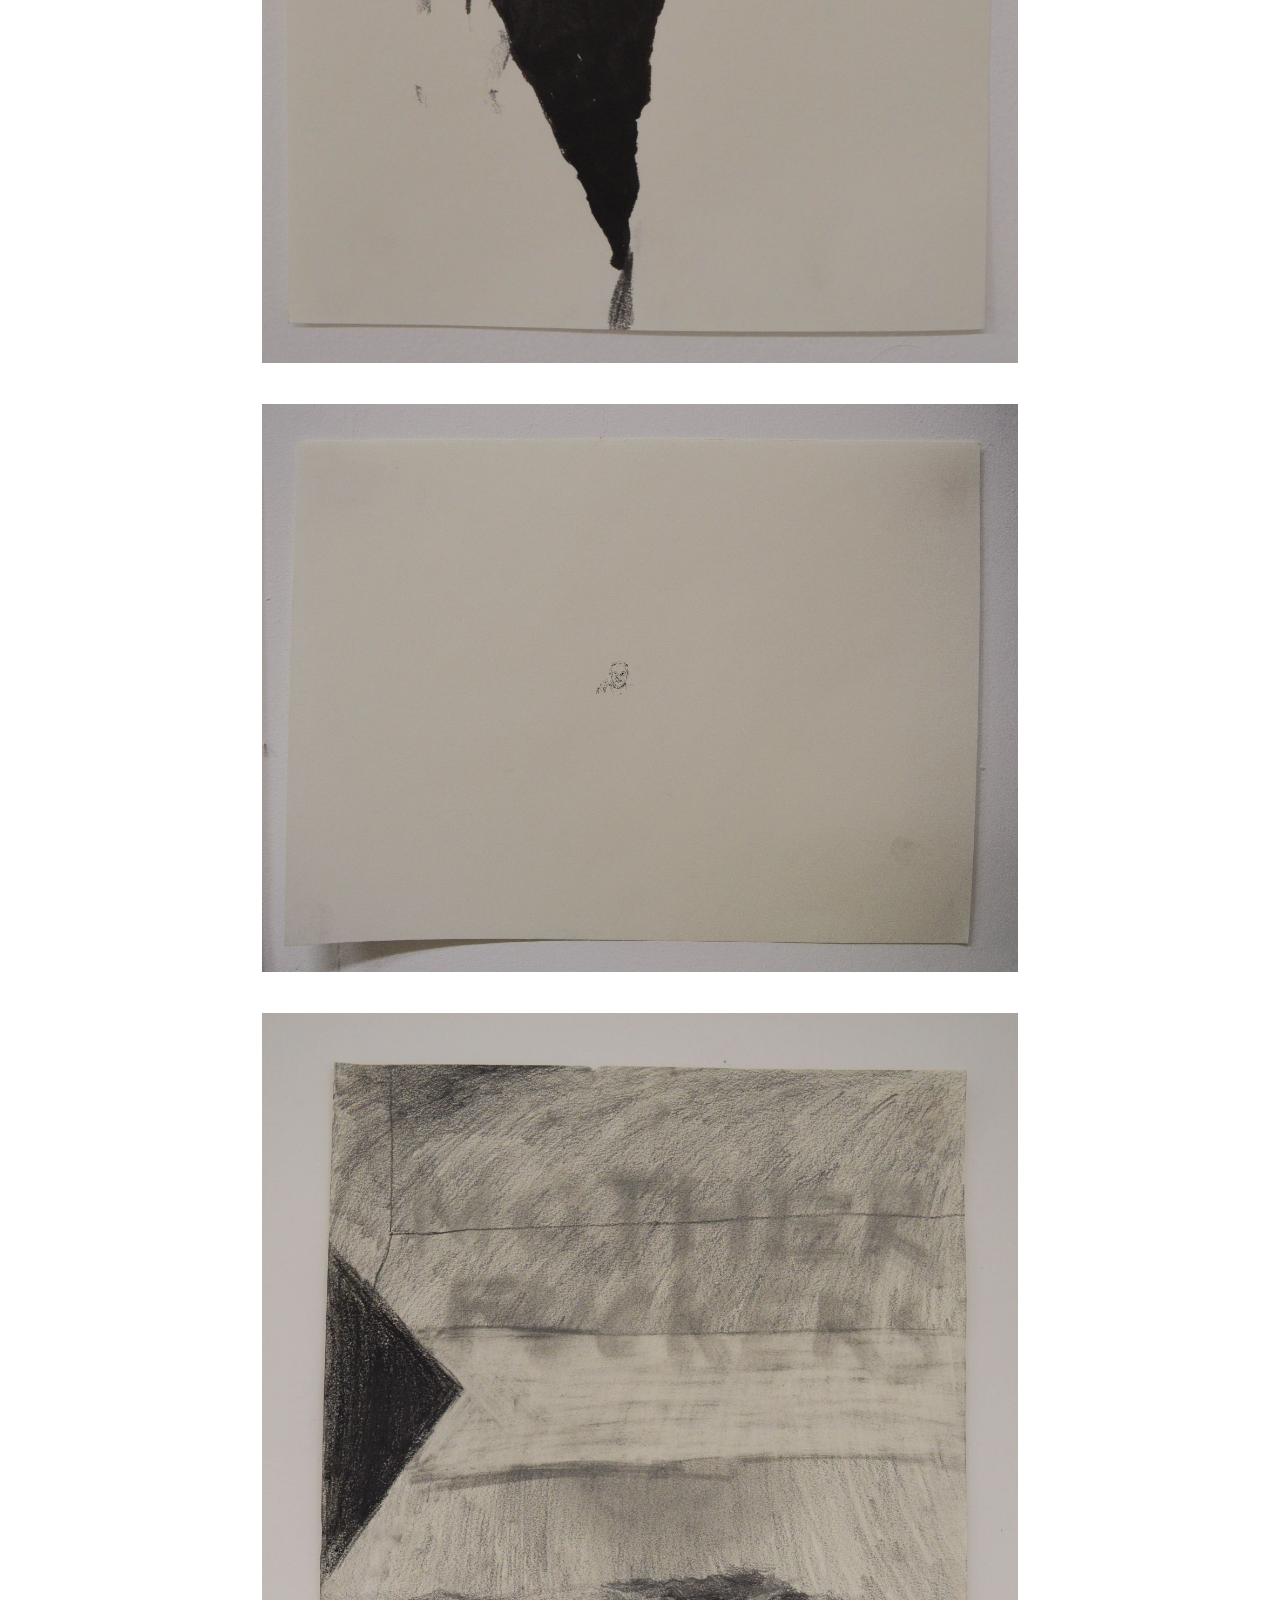
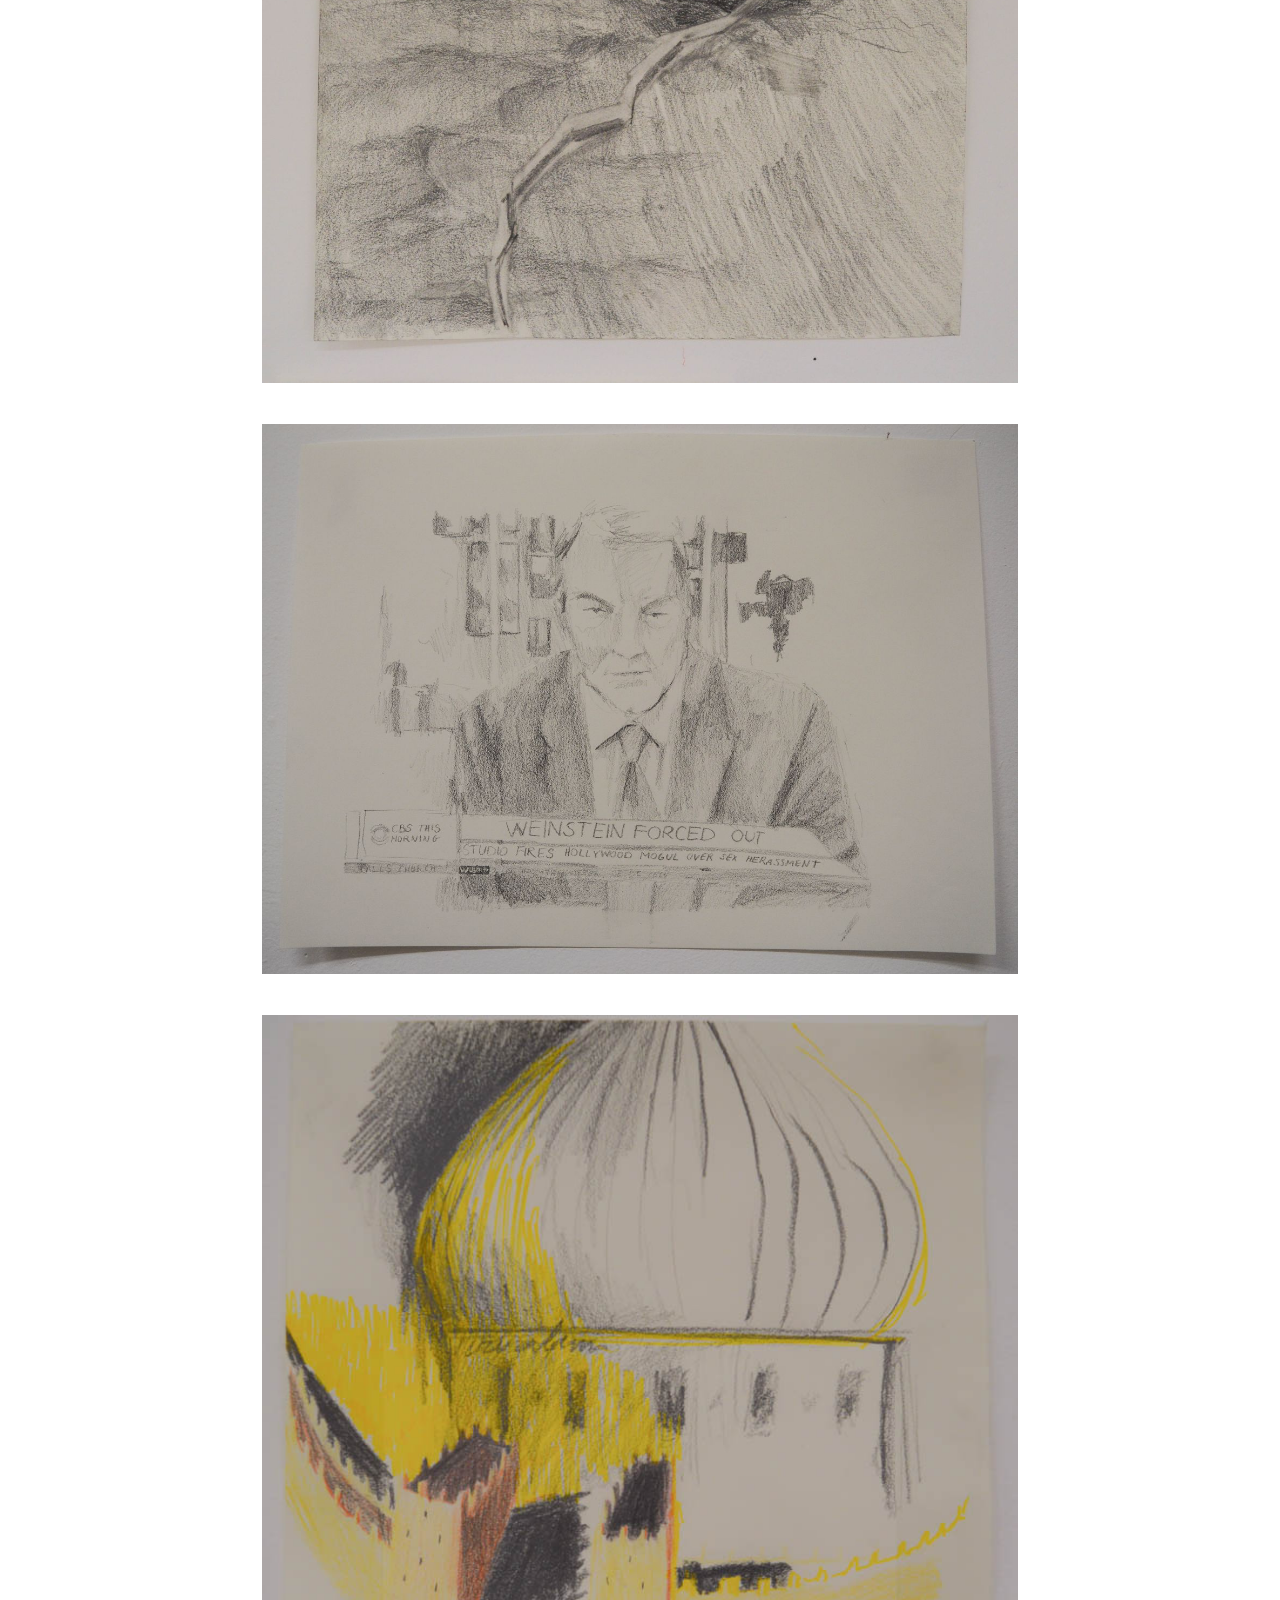
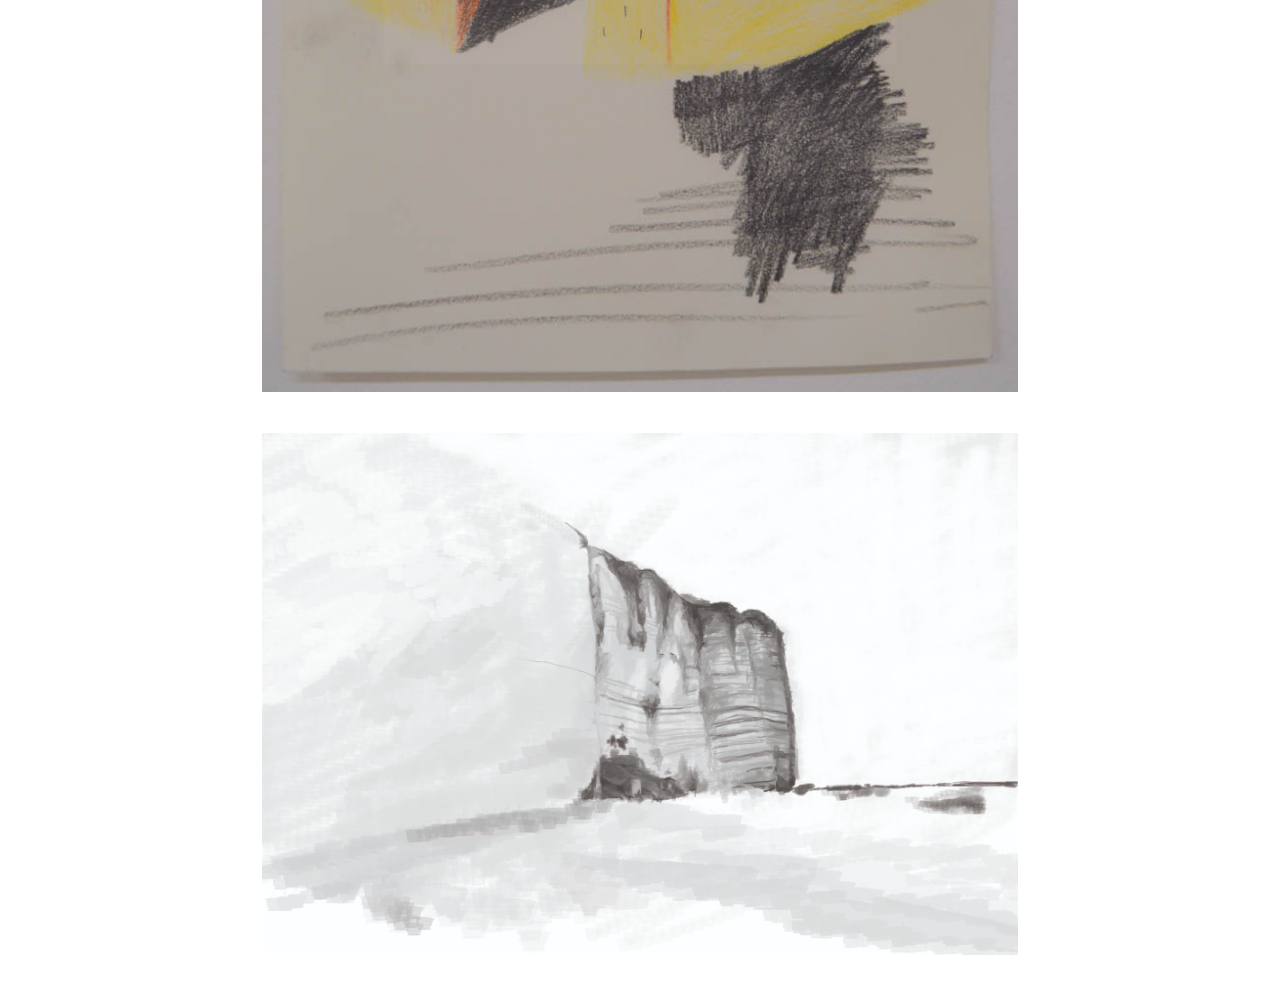
<file: page6.html>
<!DOCTYPE html>
<html >
<head>
  <!-- Site made with Mobirise Website Builder v4.7.6, https://mobirise.com -->
  <meta charset="UTF-8">
  <meta http-equiv="X-UA-Compatible" content="IE=edge">
  <meta name="generator" content="Mobirise v4.7.6, mobirise.com">
  <meta name="viewport" content="width=device-width, initial-scale=1, minimum-scale=1">
  <link rel="shortcut icon" href="assets/images/mbr-favicon.png" type="image/x-icon">
  <meta name="description" content="Web Creator Description">
  <title>Tekeningen</title>
  <link rel="stylesheet" href="https://fonts.googleapis.com/css?family=Roboto:700,400&subset=cyrillic,latin,greek,vietnamese">
  <link rel="stylesheet" href="assets/web/assets/mobirise-icons/mobirise-icons.css">
  <link rel="stylesheet" href="assets/bootstrap/css/bootstrap.min.css">
  <link rel="stylesheet" href="assets/mobirise/css/style.css">
  <link rel="stylesheet" href="assets/mobirise/css/mbr-additional.css" type="text/css">
  
  
  
</head>
<body>
  <section class="mbr-navbar mbr-navbar--freeze mbr-navbar--absolute mbr-navbar--sticky mbr-navbar--collapsed mbr-navbar--transparent" id="menu-v" data-rv-view="5">
    <div class="mbr-navbar__section mbr-section">
        <div class="mbr-section__container container">
            <div class="mbr-navbar__container">
                <div class="mbr-navbar__column mbr-navbar__column--s mbr-navbar__brand">
                    <span class="mbr-navbar__brand-link mbr-brand mbr-brand--inline">
                        
                        <span class="mbr-brand__name"><a class="mbr-brand__name text-primary" href="https://ingridraymaekers.github.io/works/">Ingrid Raymaekers</a></span>
                    </span>
                </div>
                <div class="mbr-navbar__hamburger mbr-hamburger"><span class="mbr-hamburger__line"></span></div>
                <div class="mbr-navbar__column mbr-navbar__menu">
                    <nav class="mbr-navbar__menu-box mbr-navbar__menu-box--inline-right">
                        <div class="mbr-navbar__column">
                            <ul class="mbr-navbar__items mbr-navbar__items--right float-left mbr-buttons mbr-buttons--freeze mbr-buttons--right btn-decorator mbr-buttons--activated mbr-buttons--only-links"><li class="mbr-navbar__item"><a class="mbr-buttons__link btn text-primary" href="https://ingridraymaekers.github.io/works/">Home</a></li> <li class="mbr-navbar__item"><a class="mbr-buttons__link btn text-primary" href="https://ingridraymaekers.github.io/works/page1.html">Schilderijen</a></li> <li class="mbr-navbar__item"><a class="mbr-buttons__link btn text-black" href="https://ingridraymaekers.github.io/works/page6.html">Tekeningen</a></li> <li class="mbr-navbar__item"><a class="mbr-buttons__link btn text-primary" href="https://ingridraymaekers.github.io/works/page5.html">Schetsboek</a></li> <li class="mbr-navbar__item"><a class="mbr-buttons__link btn text-primary" href="https://ingridraymaekers.github.io/works/page2.html">Over</a></li> <li class="mbr-navbar__item"><a class="mbr-buttons__link btn text-primary" href="https://ingridraymaekers.github.io/works/page4.html">Nieuws</a></li><li class="mbr-navbar__item"><a class="mbr-buttons__link btn text-primary" href="https://ingridraymaekers.github.io/works/page3.html">Contact</a></li></ul>                            
                            
                        </div>
                    </nav>
                </div>
            </div>
        </div>
    </div>
</section>

<section class="engine"><a href="https://mobirise.me/c">free website builder</a></section><section class="mbr-section mbr-after-navbar" id="header3-y" data-rv-view="7">
    <div class="mbr-section__container mbr-section__container--first container">
        <div class="mbr-header mbr-header--wysiwyg row">
            <div class="col-sm-8 col-sm-offset-2">
                <h3 class="mbr-header__text">Tekeningen</h3>
                <p class="mbr-header__subtext">September - December 2017</p>
            </div>
        </div>
    </div>
</section>

<section class="mbr-section" id="image2-w" data-rv-view="9">
    <div class="mbr-section__container mbr-section__container--middle container">
        <div class="row">
            <div class="col-sm-8 col-sm-offset-2">
                <figure class="mbr-figure mbr-figure--wysiwyg mbr-figure--full-width mbr-figure--caption-inside-bottom">

                    <div><img src="assets/images/img-619.jpg" class="mbr-figure__img"></div>
                    
                </figure>
            </div>
        </div>
    </div>
</section>

<section class="mbr-section" id="image2-x" data-rv-view="11">
    <div class="mbr-section__container mbr-section__container--middle container">
        <div class="row">
            <div class="col-sm-8 col-sm-offset-2">
                <figure class="mbr-figure mbr-figure--wysiwyg mbr-figure--full-width mbr-figure--caption-inside-bottom">

                    <div><img src="assets/images/r0000029-2.jpg" class="mbr-figure__img"></div>
                    
                </figure>
            </div>
        </div>
    </div>
</section>

<section class="mbr-section" id="image2-z" data-rv-view="13">
    <div class="mbr-section__container mbr-section__container--middle container">
        <div class="row">
            <div class="col-sm-8 col-sm-offset-2">
                <figure class="mbr-figure mbr-figure--wysiwyg mbr-figure--full-width mbr-figure--caption-inside-bottom">

                    <div><img src="assets/images/dsc-286.jpg" class="mbr-figure__img"></div>
                    
                </figure>
            </div>
        </div>
    </div>
</section>

<section class="mbr-section" id="image2-10" data-rv-view="15">
    <div class="mbr-section__container mbr-section__container--middle container">
        <div class="row">
            <div class="col-sm-8 col-sm-offset-2">
                <figure class="mbr-figure mbr-figure--wysiwyg mbr-figure--full-width mbr-figure--caption-inside-bottom">

                    <div><img src="assets/images/dsc-282-1400x1878.jpg" class="mbr-figure__img"></div>
                    
                </figure>
            </div>
        </div>
    </div>
</section>

<section class="mbr-section" id="image2-11" data-rv-view="17">
    <div class="mbr-section__container mbr-section__container--middle container">
        <div class="row">
            <div class="col-sm-8 col-sm-offset-2">
                <figure class="mbr-figure mbr-figure--wysiwyg mbr-figure--full-width mbr-figure--caption-inside-bottom">

                    <div><img src="assets/images/dsc-284-1400x1051.jpg" class="mbr-figure__img"></div>
                    
                </figure>
            </div>
        </div>
    </div>
</section>

<section class="mbr-section" id="image2-12" data-rv-view="19">
    <div class="mbr-section__container mbr-section__container--middle container">
        <div class="row">
            <div class="col-sm-8 col-sm-offset-2">
                <figure class="mbr-figure mbr-figure--wysiwyg mbr-figure--full-width mbr-figure--caption-inside-bottom">

                    <div><img src="assets/images/dsc-287-1400x1795.jpg" class="mbr-figure__img"></div>
                    
                </figure>
            </div>
        </div>
    </div>
</section>

<section class="mbr-section" id="image2-13" data-rv-view="21">
    <div class="mbr-section__container mbr-section__container--middle container">
        <div class="row">
            <div class="col-sm-8 col-sm-offset-2">
                <figure class="mbr-figure mbr-figure--wysiwyg mbr-figure--full-width mbr-figure--caption-inside-bottom">

                    <div><img src="assets/images/dsc-279-1400x1017.jpg" class="mbr-figure__img"></div>
                    
                </figure>
            </div>
        </div>
    </div>
</section>

<section class="mbr-section" id="image2-14" data-rv-view="23">
    <div class="mbr-section__container mbr-section__container--middle container">
        <div class="row">
            <div class="col-sm-8 col-sm-offset-2">
                <figure class="mbr-figure mbr-figure--wysiwyg mbr-figure--full-width mbr-figure--caption-inside-bottom">

                    <div><img src="assets/images/dsc-289.jpg" class="mbr-figure__img"></div>
                    
                </figure>
            </div>
        </div>
    </div>
</section>

<section class="mbr-section" id="image2-1p" data-rv-view="27">
    <div class="mbr-section__container mbr-section__container--middle container">
        <div class="row">
            <div class="col-sm-8 col-sm-offset-2">
                <figure class="mbr-figure mbr-figure--wysiwyg mbr-figure--full-width mbr-figure--caption-inside-bottom">

                    <div><img src="assets/images/normandie-witte-huis.jpg" class="mbr-figure__img"></div>
                    
                </figure>
            </div>
        </div>
    </div>
</section>


  <script src="assets/web/assets/jquery/jquery.min.js"></script>
  <script src="assets/bootstrap/js/bootstrap.min.js"></script>
  <script src="assets/smooth-scroll/smooth-scroll.js"></script>
  <script src="assets/mobirise/js/script.js"></script>
  
  
</body>
</html>
</file>
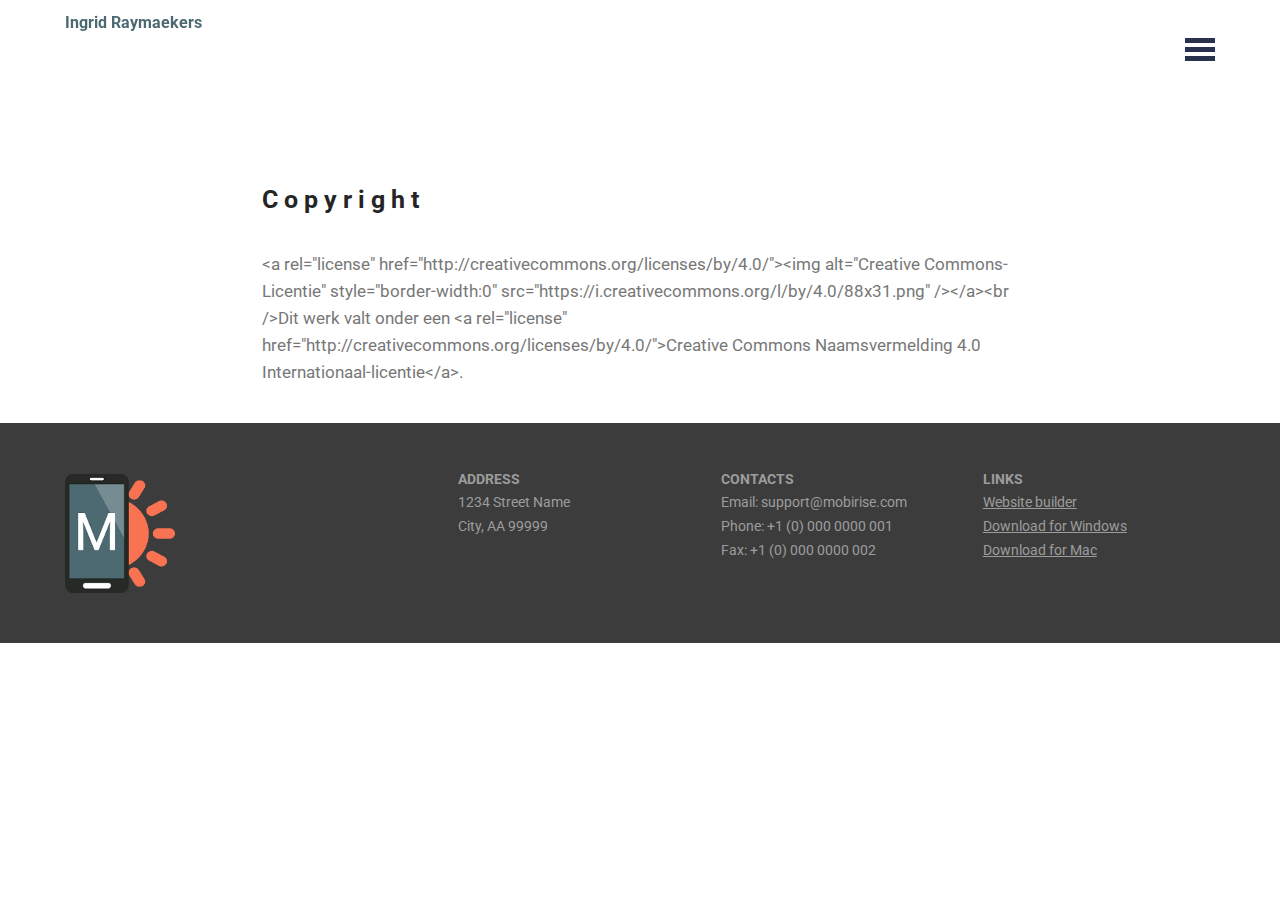
<file: page7.html>
<!DOCTYPE html>
<html >
<head>
  <!-- Site made with Mobirise Website Builder v4.7.6, https://mobirise.com -->
  <meta charset="UTF-8">
  <meta http-equiv="X-UA-Compatible" content="IE=edge">
  <meta name="generator" content="Mobirise v4.7.6, mobirise.com">
  <meta name="viewport" content="width=device-width, initial-scale=1, minimum-scale=1">
  <link rel="shortcut icon" href="assets/images/mbr-favicon.png" type="image/x-icon">
  <meta name="description" content="Site Maker Description">
  <title>copyright</title>
  <link rel="stylesheet" href="https://fonts.googleapis.com/css?family=Roboto:700,400&subset=cyrillic,latin,greek,vietnamese">
  <link rel="stylesheet" href="assets/web/assets/mobirise-icons/mobirise-icons.css">
  <link rel="stylesheet" href="assets/bootstrap/css/bootstrap.min.css">
  <link rel="stylesheet" href="assets/mobirise/css/style.css">
  <link rel="stylesheet" href="assets/mobirise/css/mbr-additional.css" type="text/css">
  
  
  
</head>
<body>
  <section class="mbr-navbar mbr-navbar--freeze mbr-navbar--absolute mbr-navbar--sticky mbr-navbar--collapsed mbr-navbar--transparent" id="menu-17" data-rv-view="130">
    <div class="mbr-navbar__section mbr-section">
        <div class="mbr-section__container container">
            <div class="mbr-navbar__container">
                <div class="mbr-navbar__column mbr-navbar__column--s mbr-navbar__brand">
                    <span class="mbr-navbar__brand-link mbr-brand mbr-brand--inline">
                        
                        <span class="mbr-brand__name"><a class="mbr-brand__name text-primary" href="https://ingridraymaekers.github.io/works/">Ingrid Raymaekers</a></span>
                    </span>
                </div>
                <div class="mbr-navbar__hamburger mbr-hamburger"><span class="mbr-hamburger__line"></span></div>
                <div class="mbr-navbar__column mbr-navbar__menu">
                    <nav class="mbr-navbar__menu-box mbr-navbar__menu-box--inline-right">
                        <div class="mbr-navbar__column">
                            <ul class="mbr-navbar__items mbr-navbar__items--right float-left mbr-buttons mbr-buttons--freeze mbr-buttons--right btn-decorator mbr-buttons--activated mbr-buttons--only-links"><li class="mbr-navbar__item"><a class="mbr-buttons__link btn text-primary" href="https://ingridraymaekers.github.io/works/">Home</a></li> <li class="mbr-navbar__item"><a class="mbr-buttons__link btn text-primary" href="https://ingridraymaekers.github.io/works/page1.html">Schilderijen</a></li> <li class="mbr-navbar__item"><a class="mbr-buttons__link btn text-black" href="https://ingridraymaekers.github.io/works/page6.html">Tekeningen</a></li> <li class="mbr-navbar__item"><a class="mbr-buttons__link btn text-primary" href="https://ingridraymaekers.github.io/works/page5.html">Schetsboek</a></li> <li class="mbr-navbar__item"><a class="mbr-buttons__link btn text-primary" href="https://ingridraymaekers.github.io/works/page2.html">Over</a></li> <li class="mbr-navbar__item"><a class="mbr-buttons__link btn text-primary" href="https://ingridraymaekers.github.io/works/page4.html">Nieuws</a></li><li class="mbr-navbar__item"><a class="mbr-buttons__link btn text-primary" href="https://ingridraymaekers.github.io/works/page3.html">Contact</a></li></ul>                            
                            
                        </div>
                    </nav>
                </div>
            </div>
        </div>
    </div>
</section>

<section class="engine"><a href="https://mobirise.me/n">landing page html templates</a></section><section class="mbr-section mbr-after-navbar" id="header3-19" data-rv-view="132">
    <div class="mbr-section__container mbr-section__container--first container">
        <div class="mbr-header mbr-header--wysiwyg row">
            <div class="col-sm-8 col-sm-offset-2">
                <h3 class="mbr-header__text">Copyright</h3>
                <p class="mbr-header__subtext"></p>
            </div>
        </div>
    </div>
</section>

<section class="mbr-section" id="content1-1a" data-rv-view="134">
    <div class="mbr-section__container mbr-section__container--middle container">
        <div class="row">
            <div class="mbr-article mbr-article--wysiwyg col-sm-8 col-sm-offset-2"><p>&lt;a rel="license" href="http://creativecommons.org/licenses/by/4.0/"&gt;&lt;img alt="Creative Commons-Licentie" style="border-width:0" src="https://i.creativecommons.org/l/by/4.0/88x31.png" /&gt;&lt;/a&gt;&lt;br /&gt;Dit werk valt onder een &lt;a rel="license" href="http://creativecommons.org/licenses/by/4.0/"&gt;Creative Commons Naamsvermelding 4.0 Internationaal-licentie&lt;/a&gt;.</p></div>
        </div>
    </div>
</section>

<section class="mbr-section mbr-section--relative mbr-section--fixed-size" id="contacts1-18" data-rv-view="135" style="background-color: rgb(60, 60, 60);">
    
    <div class="mbr-section__container container">
        <div class="mbr-contacts mbr-contacts--wysiwyg row" style="padding-top: 45px; padding-bottom: 45px;">
            <div class="col-sm-4">
                <div><img src="assets/images/footer-logo.png" class="mbr-contacts__img mbr-contacts__img--left"></div>
            </div>
            <div class="col-sm-8">
                <div class="row">
                    <div class="col-sm-4">
                        <p class="mbr-contacts__text"><strong>ADDRESS</strong><br>
1234 Street Name<br>
City, AA 99999</p>
                    </div>
                    <div class="col-sm-4">
                        <p class="mbr-contacts__text"><strong>CONTACTS</strong><br>
Email: support@mobirise.com<br>
Phone: +1 (0) 000 0000 001<br>
Fax: +1 (0) 000 0000 002</p>
                    </div>
                    <div class="col-sm-4"><p class="mbr-contacts__text"><strong>LINKS</strong></p><ul class="mbr-contacts__list"><li><a class="mbr-contacts__link text-gray" href="https://mobirise.com/">Website builder</a></li><li><a class="mbr-contacts__link text-gray" href="https://mobirise.com/mobirise-free-win.zip">Download for Windows</a></li><li><a class="mbr-contacts__link text-gray" href="https://mobirise.com/mobirise-free-mac.zip">Download for Mac</a></li></ul></div>
                </div>
            </div>
        </div>
    </div>
</section>


  <script src="assets/web/assets/jquery/jquery.min.js"></script>
  <script src="assets/bootstrap/js/bootstrap.min.js"></script>
  <script src="assets/smooth-scroll/smooth-scroll.js"></script>
  <script src="assets/mobirise/js/script.js"></script>
  
  
</body>
</html>
</file>
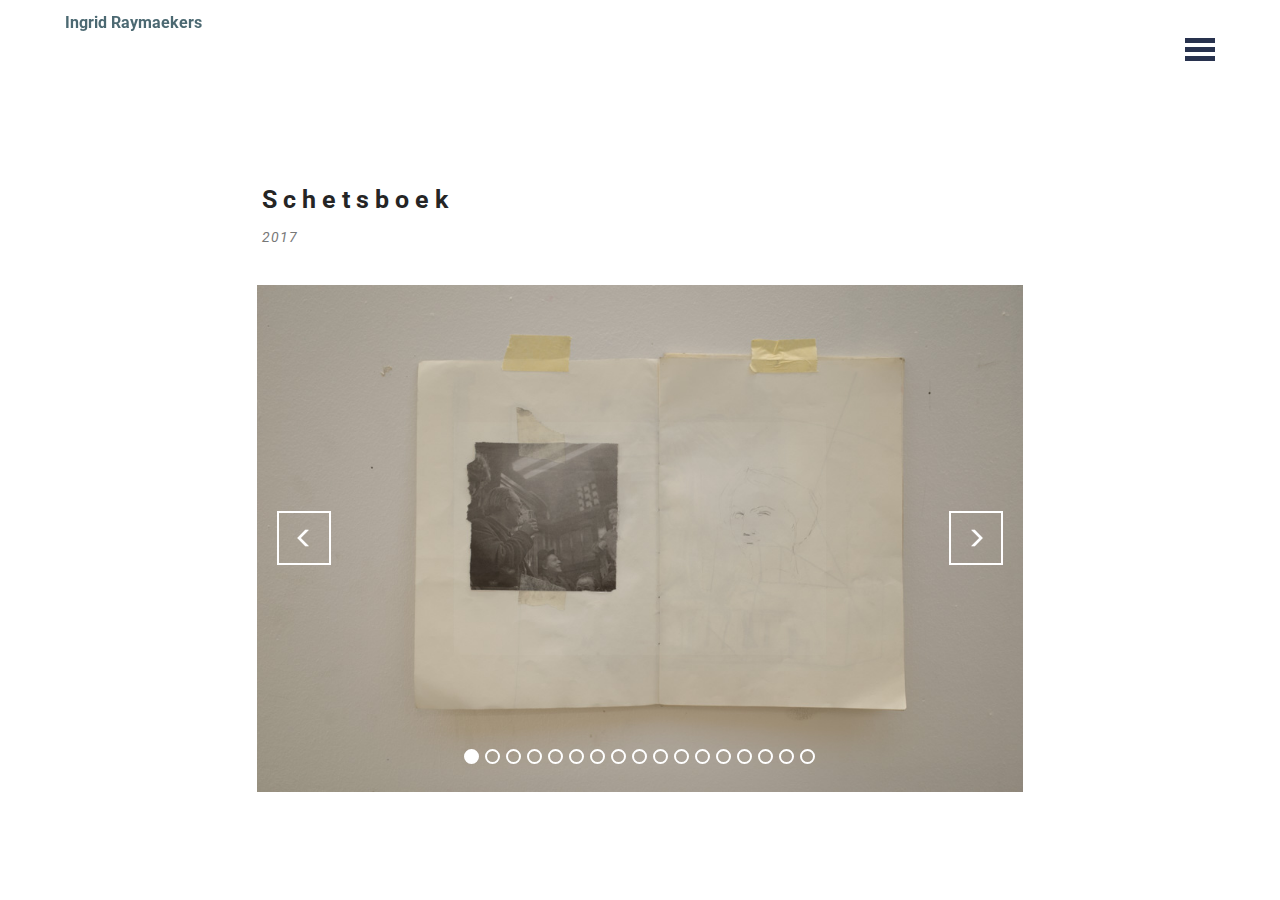
<file: schetsboek.html>
<!DOCTYPE html>
<html >
<head>
  <!-- Site made with Mobirise Website Builder v4.7.6, https://mobirise.com -->
  <meta charset="UTF-8">
  <meta http-equiv="X-UA-Compatible" content="IE=edge">
  <meta name="generator" content="Mobirise v4.7.6, mobirise.com">
  <meta name="viewport" content="width=device-width, initial-scale=1, minimum-scale=1">
  <link rel="shortcut icon" href="assets/images/mbr-favicon.png" type="image/x-icon">
  <meta name="description" content="Web Creator Description">
  <title>Schetsboek</title>
  <link rel="stylesheet" href="https://fonts.googleapis.com/css?family=Roboto:700,400&subset=cyrillic,latin,greek,vietnamese">
  <link rel="stylesheet" href="assets/web/assets/mobirise-icons/mobirise-icons.css">
  <link rel="stylesheet" href="assets/bootstrap/css/bootstrap.min.css">
  <link rel="stylesheet" href="assets/mobirise/css/style.css">
  <link rel="stylesheet" href="assets/mobirise-slider/style.css">
  <link rel="stylesheet" href="assets/mobirise/css/mbr-additional.css" type="text/css">
  
  
  
</head>
<body>
  <section class="mbr-navbar mbr-navbar--freeze mbr-navbar--absolute mbr-navbar--sticky mbr-navbar--collapsed mbr-navbar--transparent" id="menu-f" data-rv-view="52">
    <div class="mbr-navbar__section mbr-section">
        <div class="mbr-section__container container">
            <div class="mbr-navbar__container">
                <div class="mbr-navbar__column mbr-navbar__column--s mbr-navbar__brand">
                    <span class="mbr-navbar__brand-link mbr-brand mbr-brand--inline">
                        
                        <span class="mbr-brand__name"><a class="mbr-brand__name text-primary" href="https://ingridraymaekers.github.io/works/">Ingrid Raymaekers</a></span>
                    </span>
                </div>
                <div class="mbr-navbar__hamburger mbr-hamburger"><span class="mbr-hamburger__line"></span></div>
                <div class="mbr-navbar__column mbr-navbar__menu">
                    <nav class="mbr-navbar__menu-box mbr-navbar__menu-box--inline-right">
                        <div class="mbr-navbar__column">
                            <ul class="mbr-navbar__items mbr-navbar__items--right float-left mbr-buttons mbr-buttons--freeze mbr-buttons--right btn-decorator mbr-buttons--activated mbr-buttons--only-links"><li class="mbr-navbar__item"><a class="mbr-buttons__link btn text-primary" href="https://ingridraymaekers.github.io/works/">Home</a></li> <li class="mbr-navbar__item"><a class="mbr-buttons__link btn text-primary" href="https://ingridraymaekers.github.io/works/page1.html">Schilderijen</a></li> <li class="mbr-navbar__item"><a class="mbr-buttons__link btn text-black" href="https://ingridraymaekers.github.io/works/page6.html">Tekeningen</a></li> <li class="mbr-navbar__item"><a class="mbr-buttons__link btn text-primary" href="https://ingridraymaekers.github.io/works/page5.html">Schetsboek</a></li> <li class="mbr-navbar__item"><a class="mbr-buttons__link btn text-primary" href="https://ingridraymaekers.github.io/works/page2.html">Over</a></li> <li class="mbr-navbar__item"><a class="mbr-buttons__link btn text-primary" href="https://ingridraymaekers.github.io/works/page4.html">Nieuws</a></li><li class="mbr-navbar__item"><a class="mbr-buttons__link btn text-primary" href="https://ingridraymaekers.github.io/works/page3.html">Contact</a></li></ul>                            
                            
                        </div>
                    </nav>
                </div>
            </div>
        </div>
    </div>
</section>

<section class="engine"><a href="https://mobirise.me/i">web creation software</a></section><section class="mbr-section mbr-after-navbar" id="header3-o" data-rv-view="54">
    <div class="mbr-section__container mbr-section__container--first container">
        <div class="mbr-header mbr-header--wysiwyg row">
            <div class="col-sm-8 col-sm-offset-2">
                <h3 class="mbr-header__text">Schetsboek</h3>
                <p class="mbr-header__subtext">2017</p>
            </div>
        </div>
    </div>
</section>

<section class="mbr-slider mbr-section mbr-section--no-padding carousel slide" data-ride="carousel" data-wrap="true" data-interval="5000" id="slider2-1n" data-rv-view="56">
    <div class="mbr-section__container article-slider container">
        <div class=" col-sm-offset-2 col-sm-8">
            <ol class="carousel-indicators">
                <li data-app-prevent-settings="" data-target="#slider2-1n" data-slide-to="0" class="active"></li><li data-app-prevent-settings="" data-target="#slider2-1n" data-slide-to="1"></li><li data-app-prevent-settings="" data-target="#slider2-1n" data-slide-to="2"></li><li data-app-prevent-settings="" data-target="#slider2-1n" data-slide-to="3"></li><li data-app-prevent-settings="" data-target="#slider2-1n" data-slide-to="4"></li><li data-app-prevent-settings="" data-target="#slider2-1n" data-slide-to="5"></li><li data-app-prevent-settings="" data-target="#slider2-1n" data-slide-to="6"></li><li data-app-prevent-settings="" data-target="#slider2-1n" data-slide-to="7"></li><li data-app-prevent-settings="" data-target="#slider2-1n" data-slide-to="8"></li><li data-app-prevent-settings="" data-target="#slider2-1n" data-slide-to="9"></li><li data-app-prevent-settings="" data-target="#slider2-1n" data-slide-to="10"></li><li data-app-prevent-settings="" data-target="#slider2-1n" data-slide-to="11"></li><li data-app-prevent-settings="" data-target="#slider2-1n" data-slide-to="12"></li><li data-app-prevent-settings="" data-target="#slider2-1n" data-slide-to="13"></li><li data-app-prevent-settings="" data-target="#slider2-1n" data-slide-to="14"></li><li data-app-prevent-settings="" data-target="#slider2-1n" data-slide-to="15"></li><li data-app-prevent-settings="" data-target="#slider2-1n" class="" data-slide-to="16"></li>
            </ol>
            <div class="carousel-inner" role="listbox">
                <div class="mbr-box mbr-section mbr-section--relative mbr-section--fixed-size mbr-section--bg-adapted item dark center active">
                    <div class="mbr-box__magnet mbr-box__magnet--center-right">
                                            
                        <div>
                            <img src="assets/images/r0000031-2.jpg">
                            <div class="row">
                                <div class=" col-md-6 col-md-offset-5">  

                                <div class="mbr-hero">
                                    

                                    
                                </div>
                                
                                </div>
                            </div>
                        </div>
                    </div>
                </div><div class="mbr-box mbr-section mbr-section--relative mbr-section--fixed-size mbr-section--bg-adapted item dark center">
                    <div class="mbr-box__magnet mbr-box__magnet--center-left">
                                            
                        <div>
                            <img src="assets/images/r0000032-2.jpg">
                            <div class="row">
                                <div class=" col-md-offset-1 col-md-6">  

                                <div class="mbr-hero">
                                    

                                    
                                </div>
                                
                                </div>
                            </div>
                        </div>
                    </div>
                </div><div class="mbr-box mbr-section mbr-section--relative mbr-section--fixed-size mbr-section--bg-adapted item dark center">
                    <div class="mbr-box__magnet mbr-box__magnet--center-center">
                                            
                        <div>
                            <img src="assets/images/r0000033-2.jpg">
                            <div class="row">
                                <div class=" col-md-8 col-md-offset-2">  

                                <div class="mbr-hero">
                                    

                                    
                                </div>
                                
                                </div>
                            </div>
                        </div>
                    </div>
                </div><div class="mbr-box mbr-section mbr-section--relative mbr-section--fixed-size mbr-section--bg-adapted item dark center">
                    <div class="mbr-box__magnet mbr-box__magnet--center-center">
                                            
                        <div>
                            <img src="assets/images/r0000036-2.jpg">
                            <div class="row">
                                <div class=" col-md-8 col-md-offset-2">  

                                <div class="mbr-hero">
                                    

                                    
                                </div>
                                
                                </div>
                            </div>
                        </div>
                    </div>
                </div><div class="mbr-box mbr-section mbr-section--relative mbr-section--fixed-size mbr-section--bg-adapted item dark center">
                    <div class="mbr-box__magnet mbr-box__magnet--center-center">
                                            
                        <div>
                            <img src="assets/images/r0000038-2.jpg">
                            <div class="row">
                                <div class=" col-md-8 col-md-offset-2">  

                                <div class="mbr-hero">
                                    

                                    
                                </div>
                                
                                </div>
                            </div>
                        </div>
                    </div>
                </div><div class="mbr-box mbr-section mbr-section--relative mbr-section--fixed-size mbr-section--bg-adapted item dark center">
                    <div class="mbr-box__magnet mbr-box__magnet--center-center">
                                            
                        <div>
                            <img src="assets/images/r0000041-2.jpg">
                            <div class="row">
                                <div class=" col-md-8 col-md-offset-2">  

                                <div class="mbr-hero">
                                    

                                    
                                </div>
                                
                                </div>
                            </div>
                        </div>
                    </div>
                </div><div class="mbr-box mbr-section mbr-section--relative mbr-section--fixed-size mbr-section--bg-adapted item dark center">
                    <div class="mbr-box__magnet mbr-box__magnet--center-center">
                                            
                        <div>
                            <img src="assets/images/r0000042-2.jpg">
                            <div class="row">
                                <div class=" col-md-8 col-md-offset-2">  

                                <div class="mbr-hero">
                                    

                                    
                                </div>
                                
                                </div>
                            </div>
                        </div>
                    </div>
                </div><div class="mbr-box mbr-section mbr-section--relative mbr-section--fixed-size mbr-section--bg-adapted item dark center">
                    <div class="mbr-box__magnet mbr-box__magnet--center-center">
                                            
                        <div>
                            <img src="assets/images/r0000043-2.jpg">
                            <div class="row">
                                <div class=" col-md-8 col-md-offset-2">  

                                <div class="mbr-hero">
                                    

                                    
                                </div>
                                
                                </div>
                            </div>
                        </div>
                    </div>
                </div><div class="mbr-box mbr-section mbr-section--relative mbr-section--fixed-size mbr-section--bg-adapted item dark center">
                    <div class="mbr-box__magnet mbr-box__magnet--center-center">
                                            
                        <div>
                            <img src="assets/images/r0000044-2.jpg">
                            <div class="row">
                                <div class=" col-md-8 col-md-offset-2">  

                                <div class="mbr-hero">
                                    

                                    
                                </div>
                                
                                </div>
                            </div>
                        </div>
                    </div>
                </div><div class="mbr-box mbr-section mbr-section--relative mbr-section--fixed-size mbr-section--bg-adapted item dark center">
                    <div class="mbr-box__magnet mbr-box__magnet--center-center">
                                            
                        <div>
                            <img src="assets/images/r0000046-2.jpg">
                            <div class="row">
                                <div class=" col-md-8 col-md-offset-2">  

                                <div class="mbr-hero">
                                    

                                    
                                </div>
                                
                                </div>
                            </div>
                        </div>
                    </div>
                </div><div class="mbr-box mbr-section mbr-section--relative mbr-section--fixed-size mbr-section--bg-adapted item dark center">
                    <div class="mbr-box__magnet mbr-box__magnet--center-center">
                                            
                        <div>
                            <img src="assets/images/r0000045-2.jpg">
                            <div class="row">
                                <div class=" col-md-8 col-md-offset-2">  

                                <div class="mbr-hero">
                                    

                                    
                                </div>
                                
                                </div>
                            </div>
                        </div>
                    </div>
                </div><div class="mbr-box mbr-section mbr-section--relative mbr-section--fixed-size mbr-section--bg-adapted item dark center">
                    <div class="mbr-box__magnet mbr-box__magnet--center-center">
                                            
                        <div>
                            <img src="assets/images/r0000030-2.jpg">
                            <div class="row">
                                <div class=" col-md-8 col-md-offset-2">  

                                <div class="mbr-hero">
                                    

                                    
                                </div>
                                
                                </div>
                            </div>
                        </div>
                    </div>
                </div><div class="mbr-box mbr-section mbr-section--relative mbr-section--fixed-size mbr-section--bg-adapted item dark center">
                    <div class="mbr-box__magnet mbr-box__magnet--center-center">
                                            
                        <div>
                            <img src="assets/images/r0000034-2.jpg">
                            <div class="row">
                                <div class=" col-md-8 col-md-offset-2">  

                                <div class="mbr-hero">
                                    

                                    
                                </div>
                                
                                </div>
                            </div>
                        </div>
                    </div>
                </div><div class="mbr-box mbr-section mbr-section--relative mbr-section--fixed-size mbr-section--bg-adapted item dark center">
                    <div class="mbr-box__magnet mbr-box__magnet--center-center">
                                            
                        <div>
                            <img src="assets/images/r0000035-2.jpg">
                            <div class="row">
                                <div class=" col-md-8 col-md-offset-2">  

                                <div class="mbr-hero">
                                    

                                    
                                </div>
                                
                                </div>
                            </div>
                        </div>
                    </div>
                </div><div class="mbr-box mbr-section mbr-section--relative mbr-section--fixed-size mbr-section--bg-adapted item dark center">
                    <div class="mbr-box__magnet mbr-box__magnet--center-center">
                                            
                        <div>
                            <img src="assets/images/r0000037-2.jpg">
                            <div class="row">
                                <div class=" col-md-8 col-md-offset-2">  

                                <div class="mbr-hero">
                                    

                                    
                                </div>
                                
                                </div>
                            </div>
                        </div>
                    </div>
                </div><div class="mbr-box mbr-section mbr-section--relative mbr-section--fixed-size mbr-section--bg-adapted item dark center">
                    <div class="mbr-box__magnet mbr-box__magnet--center-center">
                                            
                        <div>
                            <img src="assets/images/r0000039-2.jpg">
                            <div class="row">
                                <div class=" col-md-8 col-md-offset-2">  

                                <div class="mbr-hero">
                                    

                                    
                                </div>
                                
                                </div>
                            </div>
                        </div>
                    </div>
                </div><div class="mbr-box mbr-section mbr-section--relative mbr-section--fixed-size mbr-section--bg-adapted item dark center">
                    <div class="mbr-box__magnet mbr-box__magnet--center-center">
                                            
                        <div>
                            <img src="assets/images/r0000040-2.jpg">
                            <div class="row">
                                <div class=" col-md-8 col-md-offset-2">  

                                <div class="mbr-hero">
                                    

                                    
                                </div>
                                
                                </div>
                            </div>
                        </div>
                    </div>
                </div>
            </div>
            
            <a data-app-prevent-settings="" class="left carousel-control" role="button" data-slide="prev" href="#slider2-1n">
                <span class="glyphicon glyphicon-menu-left" aria-hidden="true"></span>
                <span class="sr-only">Previous</span>
            </a>
            <a data-app-prevent-settings="" class="right carousel-control" role="button" data-slide="next" href="#slider2-1n">
                <span class="glyphicon glyphicon-menu-right" aria-hidden="true"></span>
                <span class="sr-only">Next</span>
            </a>
        </div>
    </div>
</section>


  <script src="assets/web/assets/jquery/jquery.min.js"></script>
  <script src="assets/bootstrap/js/bootstrap.min.js"></script>
  <script src="assets/smooth-scroll/smooth-scroll.js"></script>
  <script src="assets/bootstrap-carousel-swipe/bootstrap-carousel-swipe.js"></script>
  <script src="assets/mobirise/js/script.js"></script>
  
  
</body>
</html>
</file>
<file: assets/web/assets/mobirise-icons/mobirise-icons.css>
@font-face {
  font-family: 'MobiriseIcons';
  src:  url('mobirise-icons.eot?spat4u');
  src:  url('mobirise-icons.eot?spat4u#iefix') format('embedded-opentype'),
    url('mobirise-icons.ttf?spat4u') format('truetype'),
    url('mobirise-icons.woff?spat4u') format('woff'),
    url('mobirise-icons.svg?spat4u#MobiriseIcons') format('svg');
  font-weight: normal;
  font-style: normal;
}

[class^="mbri-"], [class*=" mbri-"] {
  /* use !important to prevent issues with browser extensions that change fonts */
  font-family: MobiriseIcons !important;
  speak: none;
  font-style: normal;
  font-weight: normal;
  font-variant: normal;
  text-transform: none;
  line-height: 1;

  /* Better Font Rendering =========== */
  -webkit-font-smoothing: antialiased;
  -moz-osx-font-smoothing: grayscale;
}

.mbri-add-submenu:before {
  content: "\e900";
}
.mbri-alert:before {
  content: "\e901";
}
.mbri-align-center:before {
  content: "\e902";
}
.mbri-align-justify:before {
  content: "\e903";
}
.mbri-align-left:before {
  content: "\e904";
}
.mbri-align-right:before {
  content: "\e905";
}
.mbri-android:before {
  content: "\e906";
}
.mbri-apple:before {
  content: "\e907";
}
.mbri-arrow-down:before {
  content: "\e908";
}
.mbri-arrow-next:before {
  content: "\e909";
}
.mbri-arrow-prev:before {
  content: "\e90a";
}
.mbri-arrow-up:before {
  content: "\e90b";
}
.mbri-bold:before {
  content: "\e90c";
}
.mbri-bookmark:before {
  content: "\e90d";
}
.mbri-bootstrap:before {
  content: "\e90e";
}
.mbri-briefcase:before {
  content: "\e90f";
}
.mbri-browse:before {
  content: "\e910";
}
.mbri-bulleted-list:before {
  content: "\e911";
}
.mbri-calendar:before {
  content: "\e912";
}
.mbri-camera:before {
  content: "\e913";
}
.mbri-cart-add:before {
  content: "\e914";
}
.mbri-cart-full:before {
  content: "\e915";
}
.mbri-cash:before {
  content: "\e916";
}
.mbri-change-style:before {
  content: "\e917";
}
.mbri-chat:before {
  content: "\e918";
}
.mbri-clock:before {
  content: "\e919";
}
.mbri-close:before {
  content: "\e91a";
}
.mbri-cloud:before {
  content: "\e91b";
}
.mbri-code:before {
  content: "\e91c";
}
.mbri-contact-form:before {
  content: "\e91d";
}
.mbri-credit-card:before {
  content: "\e91e";
}
.mbri-cursor-click:before {
  content: "\e91f";
}
.mbri-cust-feedback:before {
  content: "\e920";
}
.mbri-database:before {
  content: "\e921";
}
.mbri-delivery:before {
  content: "\e922";
}
.mbri-desktop:before {
  content: "\e923";
}
.mbri-devices:before {
  content: "\e924";
}
.mbri-down:before {
  content: "\e925";
}
.mbri-download:before {
  content: "\e989";
}
.mbri-drag-n-drop:before {
  content: "\e927";
}
.mbri-drag-n-drop2:before {
  content: "\e928";
}
.mbri-edit:before {
  content: "\e929";
}
.mbri-edit2:before {
  content: "\e92a";
}
.mbri-error:before {
  content: "\e92b";
}
.mbri-extension:before {
  content: "\e92c";
}
.mbri-features:before {
  content: "\e92d";
}
.mbri-file:before {
  content: "\e92e";
}
.mbri-flag:before {
  content: "\e92f";
}
.mbri-folder:before {
  content: "\e930";
}
.mbri-gift:before {
  content: "\e931";
}
.mbri-github:before {
  content: "\e932";
}
.mbri-globe:before {
  content: "\e933";
}
.mbri-globe-2:before {
  content: "\e934";
}
.mbri-growing-chart:before {
  content: "\e935";
}
.mbri-hearth:before {
  content: "\e936";
}
.mbri-help:before {
  content: "\e937";
}
.mbri-home:before {
  content: "\e938";
}
.mbri-hot-cup:before {
  content: "\e939";
}
.mbri-idea:before {
  content: "\e93a";
}
.mbri-image-gallery:before {
  content: "\e93b";
}
.mbri-image-slider:before {
  content: "\e93c";
}
.mbri-info:before {
  content: "\e93d";
}
.mbri-italic:before {
  content: "\e93e";
}
.mbri-key:before {
  content: "\e93f";
}
.mbri-laptop:before {
  content: "\e940";
}
.mbri-layers:before {
  content: "\e941";
}
.mbri-left-right:before {
  content: "\e942";
}
.mbri-left:before {
  content: "\e943";
}
.mbri-letter:before {
  content: "\e944";
}
.mbri-like:before {
  content: "\e945";
}
.mbri-link:before {
  content: "\e946";
}
.mbri-lock:before {
  content: "\e947";
}
.mbri-login:before {
  content: "\e948";
}
.mbri-logout:before {
  content: "\e949";
}
.mbri-magic-stick:before {
  content: "\e94a";
}
.mbri-map-pin:before {
  content: "\e94b";
}
.mbri-menu:before {
  content: "\e94c";
}
.mbri-mobile:before {
  content: "\e94d";
}
.mbri-mobile2:before {
  content: "\e94e";
}
.mbri-mobirise:before {
  content: "\e94f";
}
.mbri-more-horizontal:before {
  content: "\e950";
}
.mbri-more-vertical:before {
  content: "\e951";
}
.mbri-music:before {
  content: "\e952";
}
.mbri-new-file:before {
  content: "\e953";
}
.mbri-numbered-list:before {
  content: "\e954";
}
.mbri-opened-folder:before {
  content: "\e955";
}
.mbri-pages:before {
  content: "\e956";
}
.mbri-paper-plane:before {
  content: "\e957";
}
.mbri-paperclip:before {
  content: "\e958";
}
.mbri-photo:before {
  content: "\e959";
}
.mbri-photos:before {
  content: "\e95a";
}
.mbri-pin:before {
  content: "\e95b";
}
.mbri-play:before {
  content: "\e95c";
}
.mbri-plus:before {
  content: "\e95d";
}
.mbri-preview:before {
  content: "\e95e";
}
.mbri-print:before {
  content: "\e95f";
}
.mbri-protect:before {
  content: "\e960";
}
.mbri-question:before {
  content: "\e961";
}
.mbri-quote-left:before {
  content: "\e962";
}
.mbri-quote-right:before {
  content: "\e963";
}
.mbri-refresh:before {
  content: "\e964";
}
.mbri-responsive:before {
  content: "\e965";
}
.mbri-right:before {
  content: "\e966";
}
.mbri-rocket:before {
  content: "\e967";
}
.mbri-sad-face:before {
  content: "\e968";
}
.mbri-sale:before {
  content: "\e969";
}
.mbri-save:before {
  content: "\e96a";
}
.mbri-search:before {
  content: "\e96b";
}
.mbri-setting:before {
  content: "\e96c";
}
.mbri-setting2:before {
  content: "\e96d";
}
.mbri-setting3:before {
  content: "\e96e";
}
.mbri-share:before {
  content: "\e96f";
}
.mbri-shopping-bag:before {
  content: "\e970";
}
.mbri-shopping-basket:before {
  content: "\e971";
}
.mbri-shopping-cart:before {
  content: "\e972";
}
.mbri-sites:before {
  content: "\e973";
}
.mbri-smile-face:before {
  content: "\e974";
}
.mbri-speed:before {
  content: "\e975";
}
.mbri-star:before {
  content: "\e976";
}
.mbri-success:before {
  content: "\e977";
}
.mbri-sun:before {
  content: "\e978";
}
.mbri-sun2:before {
  content: "\e979";
}
.mbri-tablet:before {
  content: "\e97a";
}
.mbri-tablet-vertical:before {
  content: "\e97b";
}
.mbri-target:before {
  content: "\e97c";
}
.mbri-timer:before {
  content: "\e97d";
}
.mbri-to-ftp:before {
  content: "\e97e";
}
.mbri-to-local-drive:before {
  content: "\e97f";
}
.mbri-touch-swipe:before {
  content: "\e980";
}
.mbri-touch:before {
  content: "\e981";
}
.mbri-trash:before {
  content: "\e982";
}
.mbri-underline:before {
  content: "\e983";
}
.mbri-unlink:before {
  content: "\e984";
}
.mbri-unlock:before {
  content: "\e985";
}
.mbri-up-down:before {
  content: "\e986";
}
.mbri-up:before {
  content: "\e987";
}
.mbri-update:before {
  content: "\e988";
}
.mbri-upload:before {
 content: "\e926"; 
}
.mbri-user:before {
  content: "\e98a";
}
.mbri-user2:before {
  content: "\e98b";
}
.mbri-users:before {
  content: "\e98c";
}
.mbri-video:before {
  content: "\e98d";
}
.mbri-video-play:before {
  content: "\e98e";
}
.mbri-watch:before {
  content: "\e98f";
}
.mbri-website-theme:before {
  content: "\e990";
}
.mbri-wifi:before {
  content: "\e991";
}
.mbri-windows:before {
  content: "\e992";
}
.mbri-zoom-out:before {
  content: "\e993";
}
.mbri-redo:before {
  content: "\e994";
}
.mbri-undo:before {
  content: "\e995";
}
</file>
<file: assets/mobirise/css/mbr-additional.css>
@import url(https://fonts.googleapis.com/css?family=Source+Sans+Pro:400,300,700);
#menu-f .mbr-brand__name {
  font-size: 16px;
}
#menu-f.mbr-navbar--stuck .mbr-navbar__section {
  background: #ffffff;
}
#menu-f .mbr-navbar__hamburger {
  color: #28324e;
}
#menu-f .mbr-brand__name {
  font-size: 16px;
}
#menu-f.mbr-navbar--stuck .mbr-navbar__section {
  background: #efefef;
}
#menu-f .mbr-navbar__hamburger {
  color: #28324e;
}
#msg-box4-s .mbr-header__text {
  color: #475577;
}
#msg-box4-s .mbr-header__subtext {
  color: #ffffff;
}
#msg-box4-s .mbr-article {
  color: #ffffff;
}
#msg-box4-s .mbr-article P {
  color: #475577;
}
#menu-f .mbr-brand__name {
  font-size: 16px;
}
#menu-f.mbr-navbar--stuck .mbr-navbar__section {
  background: #ffffff;
}
#menu-f .mbr-navbar__hamburger {
  color: #28324e;
}
#msg-box4-5 .mbr-header__text {
  color: #ffffff;
}
#msg-box4-5 .mbr-header__subtext {
  color: #ffffff;
}
#msg-box4-5 .mbr-article {
  color: #ffffff;
}
#msg-box4-5 .mbr-article P {
  color: #475577;
}
#menu-f .mbr-brand__name {
  font-size: 16px;
}
#menu-f.mbr-navbar--stuck .mbr-navbar__section {
  background: #ffffff;
}
#menu-f .mbr-navbar__hamburger {
  color: #28324e;
}
#menu-f .mbr-brand__name {
  font-size: 16px;
}
#menu-f.mbr-navbar--stuck .mbr-navbar__section {
  background: #ffffff;
}
#menu-f .mbr-navbar__hamburger {
  color: #28324e;
}
#image2-u SMALL {
  color: #2c2c2c;
  text-align: center;
}



#menu-f .mbr-brand__name {
  font-size: 16px;
}
#menu-f.mbr-navbar--stuck .mbr-navbar__section {
  background: #ffffff;
}
#menu-f .mbr-navbar__hamburger {
  color: #28324e;
}
#header4-0 P {
  text-align: left;
  color: #c1c1c1;
  font-family: 'Source Sans Pro', sans-serif;
}
#header4-0 H1 {
  text-align: left;
}
#header4-0 SPAN {
  color: #28324e;
  font-family: 'Source Sans Pro', sans-serif;
}
#header4-0 .btn {
  font-family: 'Source Sans Pro', sans-serif;
}
#menu-v .mbr-brand__name {
  font-size: 16px;
}
#menu-v.mbr-navbar--stuck .mbr-navbar__section {
  background: #ffffff;
}
#menu-v .mbr-navbar__hamburger {
  color: #28324e;
}
#menu-17 .mbr-brand__name {
  font-size: 16px;
}
#menu-17.mbr-navbar--stuck .mbr-navbar__section {
  background: #ffffff;
}
#menu-17 .mbr-navbar__hamburger {
  color: #28324e;
}
</file>
<file: assets/mobirise-slider/style.css>
/*-------

   Slider

-------*/
.mbr-slider .carousel-inner > .active,
.mbr-slider .carousel-inner > .next,
.mbr-slider .carousel-inner > .prev {
	display: table;
}
.mbr-slider .carousel-control {
    background-image: none;
    width: 54px;
    height: 54px;
    top: 50%;
    margin-top: -27px;
    line-height: 54px;
    border: 2px solid #fff;
    opacity: 1;
    text-shadow: none;
    z-index: 5;
    -webkit-transition: all 0.2s ease-in-out 0s;
    -o-transition: all 0.2s ease-in-out 0s;
    transition: all 0.2s ease-in-out 0s;
}
.mbr-slider .carousel-control.left {
	margin-left: 20px;
}
.mbr-slider .carousel-control.right {
	margin-right: 20px;
}
.mbr-slider .carousel-control:hover {
	background: #fff;
	color: #000;
}
.mbr-slider .carousel-indicators {
    bottom: 20px;
}
.mbr-slider .carousel-indicators li,
.mbr-slider .carousel-indicators .active {
    width: 15px;
    height: 15px;
    margin: 3px;
    border: 2px solid #ffffff;
}

@media (max-width: 767px) {
    .mbr-slider .carousel-control {
        top: auto;
        bottom: 20px;
    }
}
.mbr-slider .mbr-overlay {
    z-index: 0;
    opacity:0.5;
}
/* boxed model */
.mbr-slider > .boxed-slider {
    position: relative;
    padding: 93px 0;
}
.mbr-slider > .boxed-slider > div{
    position: relative;

}
.mbr-slider > .container .carousel-indicators {
    margin-bottom: 3px;
}
@media (max-width: 767px) {
    .mbr-slider > .container .carousel-control {
        margin-bottom: 0px;
    }
}
.mbr-slider > .container img {
    width: 100%;
}
.mbr-slider > .container img + .row {
    position: absolute;
    top: 50%;
    left: 0;
    right: 0;
    margin-left: 0;
    margin-right: 0;
    -webkit-transform: translateY(-50%);
    -moz-transform: translateY(-50%);
    transform: translateY(-50%);
}
.mbr-slider .mbr-section {
    padding-left: 0;
    padding-right: 0;
}

/* article layout */
.mbr-slider .article-slider > div {
    padding-left: 0;
    padding-right: 0;
}
.mbr-slider > .container.article-slider .carousel-indicators {
    margin-bottom: 0;
}
</file>
<file: assets/mobirise/css/style.css>
.engine {
	position: absolute;
	text-indent: -2400px;
	text-align: center;
	padding: 0;
	top: 0;
	left: -2400px;
}.is-builder .animated {
  -webkit-animation-name: none !important;
  animation-name: none !important;
}
html {
  position: relative;
  min-height: 100%;
}
.mbr-embedded-video {
  position: relative;
}
.mbr-background-video,
.mbr-background-video-preview {
  bottom: 0;
  left: 0;
  overflow: hidden;
  position: absolute;
  right: 0;
  top: 0;
}
.mbr-parallax-background,
.mbr-background {
  background-attachment: fixed !important;
  background-position: 50% 0;
  background-repeat: no-repeat;
  background-size: cover !important;
}
.mbr-hidden-scrollbar .mbr-parallax-background {
  background-size: auto 130%;
}
.mobile .mbr-parallax-background {
  background-attachment: scroll !important;
}
.mbr-background {
  background-attachment: scroll !important;
}
.mbr-navbar {
  position: relative;
  width: 100%;
}
.mbr-navbar:before {
  content: "";
  display: block;
}
.mbr-navbar__brand-link:after,
.mbr-navbar__brand-img {
  max-height: 74px;
  height: 100%;
}
.mbr-navbar:before,
.mbr-navbar__container {
  height: 98px;
}
.mbr-navbar--ss .mbr-navbar__brand-link:after,
.mbr-navbar--ss .mbr-navbar__brand-img {
  height: 74px;
}
.mbr-navbar--ss:before,
.mbr-navbar--ss .mbr-navbar__container {
  height: 98px;
}
.mbr-navbar--xs .mbr-navbar__brand-link:after,
.mbr-navbar--xs .mbr-navbar__brand-img {
  height: 32px;
}
.mbr-navbar--xs:before,
.mbr-navbar--xs .mbr-navbar__container {
  height: 56px;
}
.mbr-navbar--s .mbr-navbar__brand-link:after,
.mbr-navbar--s .mbr-navbar__brand-img {
  height: 48px;
}
.mbr-navbar--s:before,
.mbr-navbar--s .mbr-navbar__container {
  height: 72px;
}
.mbr-navbar--m .mbr-navbar__brand-link:after,
.mbr-navbar--m .mbr-navbar__brand-img {
  height: 64px;
}
.mbr-navbar--m:before,
.mbr-navbar--m .mbr-navbar__container {
  height: 88px;
}
.mbr-navbar--l .mbr-navbar__brand-link:after,
.mbr-navbar--l .mbr-navbar__brand-img {
  height: 96px;
}
.mbr-navbar--l:before,
.mbr-navbar--l .mbr-navbar__container {
  height: 120px;
}
.mbr-navbar--xl .mbr-navbar__brand-link:after,
.mbr-navbar--xl .mbr-navbar__brand-img {
  height: 128px;
}
.mbr-navbar--xl:before,
.mbr-navbar--xl .mbr-navbar__container {
  height: 152px;
}
.mbr-navbar--short .mbr-navbar__brand-link:after,
.mbr-navbar--short .mbr-navbar__brand-img {
  height: 40px;
}
.mbr-navbar--short .mbr-brand__logo .mbr-iconfont{
  font-size: 40px;
}
.mbr-navbar--short:before,
.mbr-navbar--short .mbr-navbar__container {
  height: 64px;
}
.mbr-navbar--short .mbr-navbar__container {
  padding: 12px 0;
}
@media (max-width: 767px) {
  .mbr-navbar--short .mbr-navbar__brand-link:after,
  .mbr-navbar--short .mbr-navbar__brand-img {
    height: 31px;
  }
  .mbr-navbar--short:before,
  .mbr-navbar--short .mbr-navbar__container {
    height: 45px;
  }
  .mbr-navbar--short .mbr-navbar__container {
    padding: 7px 0;
  }
}
.mbr-navbar__brand-img {
  position: relative;
}
.mbr-navbar__brand-img,
.mbr-navbar__container,
.mbr-navbar__section {
  -webkit-transition: all 300ms ease-in-out 0s;
  -o-transition: all 300ms ease-in-out 0s;
  transition: all 300ms ease-in-out 0s;
}
.mbr-navbar__section {
  background: #2c2c2c;
  height: auto;
  position: absolute;
  top: 0;
  width: 100%;
  z-index: 1000;
}
.mbr-navbar__container {
  display: table;
  padding: 12px 0;
  width: 100%;
}
.mbr-navbar__menu-box {
  display: table;
  width: 100%;
}
.mbr-navbar__menu-box--inline-left,
.mbr-navbar__menu-box--inline-center,
.mbr-navbar__menu-box--inline-right {
  display: block;
  text-align: left;
}
.mbr-navbar__menu-box--inline-center {
  text-align: center;
}
.mbr-navbar__menu-box--inline-right {
  text-align: right;
}
.mbr-navbar__column {
  display: table-cell;
  vertical-align: middle;
}
.mbr-navbar__column--xxs {
  width: 1%;
}
.mbr-navbar__column--xs {
  width: 10%;
}
.mbr-navbar__column--s {
  width: 20%;
}
.mbr-navbar__column--m {
  width: 30%;
}
.mbr-navbar__column--l {
  width: 40%;
}
.mbr-navbar__column--xl {
  width: 50%;
}
.mbr-navbar__menu-box--inline-left .mbr-navbar__column,
.mbr-navbar__menu-box--inline-center .mbr-navbar__column,
.mbr-navbar__menu-box--inline-right .mbr-navbar__column {
  display: inline-block;
}
.mbr-navbar__items {
  float: left;
  padding-left: 0px;
  position: relative;
  left: -20px;
}
.mbr-navbar__items--right {
  float: right;
  left: 0;
}
.float-left {
  float: left;
}
.mbr-navbar__item {
  display: block;
  float: left;
  position: relative;
}
.mbr-navbar__hamburger {
  display: none;
  margin-top: -11px;
  position: absolute;
  right: 0;
  top: 50%;
  z-index: 10000;
}
.mbr-navbar--collapsed .mbr-navbar__container {
  position: relative;
}
.mbr-navbar--collapsed .mbr-navbar__column {
  display: block;
  width: 100%;
}
.mbr-navbar--collapsed .mbr-navbar__items--right {
  padding-top: 13px;
}
.mbr-navbar--collapsed .mbr-navbar__menu {
  background: rgba(0, 0, 0, 0.9);
  display: none;
  height: 100%;
  left: 0;
  position: fixed;
  top: 0;
  width: 100%;
  z-index: 9999;
}
.mbr-navbar--collapsed .mbr-navbar__menu-box {
  display: table-cell;
  vertical-align: middle;
}
.mbr-navbar--collapsed .mbr-navbar__items {
  float: none;
}
.mbr-navbar--collapsed .mbr-navbar__item {
  float: none;
}
.mbr-navbar--collapsed .mbr-navbar__hamburger {
  display: block;
}
.mbr-navbar--collapsed.mbr-navbar--open .mbr-navbar__menu {
  display: table;
}
.mbr-navbar--collapsed.mbr-navbar--open:not(.mbr-navbar--sticky) .mbr-navbar__section {
  background: none;
  position: fixed;
}
.mbr-navbar--collapsed.mbr-navbar--open .mbr-navbar__brand {
  visibility: hidden;
}
.mbr-navbar--collapsed.mbr-navbar--sticky.mbr-navbar--open .mbr-navbar__brand {
  visibility: visible;
}
.mbr-navbar--collapsed.mbr-navbar--open .mbr-navbar__brand-img,
.mbr-navbar--collapsed.mbr-navbar--open .mbr-navbar__container {
  -webkit-transition: none;
  -o-transition: none;
  transition: none;
}
.mbr-navbar--freeze.mbr-navbar--collapsed.mbr-navbar--open .mbr-navbar__hamburger,
.mbr-navbar--freeze.mbr-navbar--collapsed.mbr-navbar--open .mbr-navbar__hamburger:hover {
  color: #fff !important;
}
.mbr-navbar--sticky .mbr-navbar__section {
  position: fixed;
}
.mbr-navbar--absolute {
  position: absolute;
}
/* fix for popup menu conflict */
@media (max-width: 480px) {
  .mbr-navbar--absolute.mbr-navbar[id^=menu-] {
    position: absolute;
  }
}
.mbr-navbar--transparent .mbr-navbar__section {
  background: none;
}
.mbr-navbar--stuck .mbr-navbar__section,
.mbr-navbar--relative .mbr-navbar__section {
  background: #2c2c2c;
}
@media (max-width: 991px) {
  .mbr-navbar--auto-collapse .mbr-navbar__container {
    position: relative;
  }
  .mbr-navbar--auto-collapse .mbr-navbar__column {
    display: block;
    width: 100%;
  }
  .mbr-navbar__column {
    max-height: 100vh;
    overflow-x: hidden;
    overflow-y:auto;
  }
  .mbr-navbar__column::-webkit-scrollbar {
    display:none;
  }
  .mbr-navbar--auto-collapse .mbr-navbar__items--right {
    padding-top: 13px;
  }
  .mbr-navbar--auto-collapse .mbr-navbar__menu {
    background: rgba(0, 0, 0, 0.9);
    display: none;
    height: 100%;
    left: 0;
    position: fixed;
    top: 0;
    width: 100%;
    z-index: 9999;
  }
  .mbr-navbar--auto-collapse .mbr-navbar__menu-box {
    display: table-cell;
    vertical-align: middle;
  }
  .mbr-navbar--auto-collapse .mbr-navbar__items {
    float: none;
  }
  .mbr-navbar--auto-collapse .mbr-navbar__item {
    float: none;
  }
  .mbr-navbar--auto-collapse .mbr-navbar__hamburger {
    display: block;
  }
  .mbr-navbar--auto-collapse.mbr-navbar--open .mbr-navbar__menu {
    display: table;
  }
  .mbr-navbar--auto-collapse.mbr-navbar--open:not(.mbr-navbar--sticky) .mbr-navbar__section {
    background: none;
    position: fixed;
  }
  .mbr-navbar--auto-collapse.mbr-navbar--open .mbr-navbar__brand {
    visibility: hidden;
  }
  .mbr-navbar--auto-collapse.mbr-navbar--sticky.mbr-navbar--open .mbr-navbar__brand {
    visibility: visible;
  }
  .mbr-navbar--auto-collapse.mbr-navbar--open .mbr-navbar__brand-img,
  .mbr-navbar--auto-collapse.mbr-navbar--open .mbr-navbar__container {
    -webkit-transition: none;
    -o-transition: none;
    transition: none;
  }
}
.mbr-after-navbar:before {
  content: "";
  display: block;
  height: 98px;
}
.mbr-hamburger {
  cursor: pointer;
  height: 23px;
  width: 30px;
}
.mbr-hamburger:focus {
  outline: none;
}
.mbr-hamburger__line,
.mbr-hamburger__line:before,
.mbr-hamburger__line:after {
  content: "";
  position: absolute;
  display: block;
  height: 1px;
  cursor: pointer;
}
.mbr-hamburger__line,
.mbr-hamburger__line:before,
.mbr-hamburger__line:after {
  width: 30px;
  border-bottom: 5px solid;
  top: 9px;
}
.mbr-hamburger__line:before {
  top: -9px;
}
.mbr-hamburger__line:after {
  top: 9px;
}
.mbr-hamburger__line,
.mbr-hamburger__line:before,
.mbr-hamburger__line:after {
  -webkit-transition: all 300ms ease-in-out;
  transition: all 300ms ease-in-out;
}
.mbr-hamburger--open .mbr-hamburger__line {
  border-color: transparent;
}
.mbr-hamburger--open .mbr-hamburger__line:before,
.mbr-hamburger--open .mbr-hamburger__line:after {
  top: 0;
}
.mbr-hamburger--open .mbr-hamburger__line:before {
  -ms-transform: rotate(45deg);
  -webkit-transform: rotate(45deg);
  transform: rotate(45deg);
}
.mbr-hamburger--open .mbr-hamburger__line:after {
  top: 10px;
  -ms-transform: translatey(-10px) rotate(-45deg);
  -webkit-transform: translatey(-10px) rotate(-45deg);
  transform: translatey(-10px) rotate(-45deg);
}
@media (max-width: 767px) {
  .mbr-hamburger {
    height: 23px;
    width: 27px;
  }
  .mbr-hamburger__line,
  .mbr-hamburger__line:before,
  .mbr-hamburger__line:after {
    width: 27px;
    border-bottom: 4px solid;
    top: 9px;
  }
  .mbr-hamburger__line:before {
    top: -9px;
  }
  .mbr-hamburger__line:after {
    top: 9px;
  }
}

.navbar-dropdown .hamburger-icon {
  content: "";
  width: 16px;
  -webkit-box-shadow: 0 -6px 0 1px,0 0 0 1px,0 6px 0 1px;
  -moz-box-shadow: 0 -6px 0 1px,0 0 0 1px,0 6px 0 1px;
  box-shadow: 0 -6px 0 1px,0 0 0 1px,0 6px 0 1px;
}

.mbr-brand {
  display: block;
  float: left;
  position: relative;
}
.mbr-brand,
.mbr-brand:hover {
  text-decoration: none;
}
.mbr-brand__name {
  display: block;
  font-weight: bold;
  margin-top: 5px;
  text-align: center;
}
.mbr-brand__name,
.mbr-brand__name:hover {
  text-decoration: none;
}
.mbr-brand--inline {
  display: table;
}
.mbr-brand--inline:after {
  content: "";
  display: table-cell;
  width: 1px;
}
.mbr-brand--inline .mbr-brand__logo,
.mbr-brand--inline .mbr-brand__name {
  display: table-cell;
  vertical-align: middle;
}
.mbr-brand--inline .mbr-brand__logo {
  padding-right: 10px;
}
.mbr-brand--inline .mbr-brand__name {
  margin: 0;
  text-align: left;
}
.mbr-form {
  display: table;
  margin-top: -13px;
  position: relative;
  top: 14px;
  width: 100%;
}
.mbr-form__left,
.mbr-form__right {
  display: table-cell;
  vertical-align: top;
}
.mbr-form__left {
  padding-right: 3px;
}
.mbr-form__right {
  width: 1px;
}
@media (max-width: 530px) {
  .mbr-form {
    display: block;
    margin-top: -27px;
    position: relative;
    top: 26px;
  }
  .mbr-form__left,
  .mbr-form__right {
    display: block;
  }
  .mbr-form__left {
    margin-bottom: 12px;
    padding-right: 0;
  }
  .mbr-form__right {
    width: 100%;
  }
}
.mbr-section {
  padding: 0 20px;
}
.mbr-section--no-padding {
  padding: 0;
}
.mbr-section--relative {
  position: relative;
}
.mbr-section--fixed-size {
  overflow: hidden;
}
.mbr-section--full-height {
  height: 100vh;
}
.mbr-section--full-height.mbr-after-navbar:before {
  display: none;
}
.mbr-section--bg-adapted {
  background-attachment: scroll;
  background-position: 50% 0;
  background-repeat: no-repeat;
  background-size: cover;
}
.mbr-section--gray {
  background-color: #444444;
}
.mbr-section--light-gray {
  background-color: #f0f0f0;
}
.mbr-section--dark-gray {
  background-color: #3c3c3c;
}
.mbr-section__container {
  padding: 0;
  position: relative;
  z-index: 3;
}
.mbr-section__container--center {
  text-align: center;
}
.mbr-section__container--std-padding {
  padding: 93px 0;
}
.mbr-section__container--std-top-padding {
  padding-top: 93px;
}
.mbr-section__container--std-bot-padding {
  padding-bottom: 93px;
}
.mbr-section__container--sm-padding {
  padding: 41px 0;
}
.mbr-section__container--sm-top-padding {
  padding-top: 41px;
}
.mbr-section__container--sm-bot-padding {
  padding-bottom: 41px;
}
.mbr-section__container--isolated {
  padding-bottom: 93px;
  padding-top: 93px;
}
.mbr-section__container--first {
  padding-top: 93px;
  padding-bottom: 41px;
}
.mbr-section__container--middle {
  padding-bottom: 41px;
}
.mbr-section__container--last {
  padding-bottom: 93px;
}
.mbr-section__row {
  margin-left: -24px;
  margin-right: -24px;
}
.mbr-section__col {
  overflow: hidden;
  padding-left: 24px;
  padding-right: 24px;
}
.mbr-section__left {
  padding-right: 40px;
}
.mbr-section__right {
  padding-left: 15px;
}
.mbr-section__header {
  line-height: 1.5em;
  margin: -10px 0 0;
  text-align: center;
}
@media (min-width: 768px) {
  .mbr-section--short-paddings .mbr-section__container--std-padding {
    padding: 59px 0;
  }
  .mbr-section--short-paddings .mbr-section__container--std-top-padding {
    padding-top: 59px;
  }
  .mbr-section--short-paddings .mbr-section__container--std-bot-padding {
    padding-bottom: 59px;
  }
  .mbr-section--short-paddings .mbr-section__container--sm-padding {
    padding: 41px 0;
  }
  .mbr-section--short-paddings .mbr-section__container--sm-top-padding {
    padding-top: 41px;
  }
  .mbr-section--short-paddings .mbr-section__container--sm-bot-padding {
    padding-bottom: 41px;
  }
  .mbr-section--short-paddings .mbr-section__container--isolated {
    padding-bottom: 59px;
    padding-top: 59px;
  }
  .mbr-section--short-paddings .mbr-section__container--first {
    padding-top: 59px;
    padding-bottom: 41px;
  }
  .mbr-section--short-paddings .mbr-section__container--middle {
    padding-bottom: 41px;
  }
  .mbr-section--short-paddings .mbr-section__container--last {
    padding-bottom: 59px;
  }
}
@media (max-width: 767px) {
  .mbr-section__left {
    padding-right: 15px;
  }
  .mbr-section__right {
    padding-left: 15px;
    padding-top: 51px;
  }
}
.mbr-arrow {
  bottom: 71px;
  left: 0;
  line-height: 1px;
  padding: 0 20px;
  position: absolute;
  width: 100%;
  z-index: 3;
}
.mbr-arrow__link {
  display: inline-block;
  font-size: 26px;
}
.mbr-arrow__link,
.mbr-arrow__link:hover,
.mbr-arrow__link:focus {
  color: #fff;
}
.mbr-arrow--floating .mbr-arrow__link {
  -webkit-animation: floating-arrow 1.6s infinite ease-in-out 0s;
  -o-animation: floating-arrow 1.6s infinite ease-in-out 0s;
  animation: floating-arrow 1.6s infinite ease-in-out 0s;
}
@-webkit-keyframes floating-arrow {
  from {
    -webkit-transform: translateY(0);
    transform: translateY(0);
  }
  65% {
    -webkit-transform: translateY(11px);
    transform: translateY(11px);
  }
  to {
    -webkit-transform: translateY(0);
    transform: translateY(0);
  }
}
@-o-keyframes floating-arrow {
  from {
    -webkit-transform: translateY(0);
    transform: translateY(0);
  }
  65% {
    -webkit-transform: translateY(11px);
    transform: translateY(11px);
  }
  to {
    -webkit-transform: translateY(0);
    transform: translateY(0);
  }
}
@keyframes floating-arrow {
  from {
    -webkit-transform: translateY(0);
    transform: translateY(0);
  }
  65% {
    -webkit-transform: translateY(11px);
    transform: translateY(11px);
  }
  to {
    -webkit-transform: translateY(0);
    transform: translateY(0);
  }
}
.mbr-arrow--dark .mbr-arrow__link,
.mbr-arrow--dark .mbr-arrow__link:hover,
.mbr-arrow--dark .mbr-arrow__link:focus {
  color: #252525;
}
@media (max-width: 767px) {
  .mbr-arrow {
    bottom: 41px;
  }
}
@media (max-width: 320px) {
  .mbr-arrow {
    bottom: 21px;
    text-align: center;
  }
}
@media all and (device-width: 320px) and (device-height: 568px) and (orientation: portrait) {
  .mbr-arrow {
    bottom: 31px;
  }
}
.mbr-box {
  display: table;
  width: 100%;
}
.mbr-box--fixed {
  table-layout: fixed;
}
.mbr-box--stretched {
  height: 100%;
}
.mbr-box__magnet {
  display: table-cell;
  float: none;
  height: 100%;
  margin-bottom: 0;
  margin-top: 0;
  text-align: center;
  vertical-align: middle;
}
.mbr-box__magnet--sm-padding {
  padding: 41px 0;
}
.mbr-box__magnet--top-left,
.mbr-box__magnet--top-center,
.mbr-box__magnet--top-right {
  vertical-align: top;
}
.mbr-box__magnet--bottom-left,
.mbr-box__magnet--bottom-center,
.mbr-box__magnet--bottom-right {
  vertical-align: bottom;
}
.mbr-box__magnet--top-left,
.mbr-box__magnet--center-left,
.mbr-box__magnet--bottom-left {
  text-align: left;
}
.mbr-box__magnet--top-right,
.mbr-box__magnet--center-right,
.mbr-box__magnet--bottom-right {
  text-align: right;
}
.mbr-box__container {
  height: 50%;
}
@media (max-width: 767px) {
  .mbr-box__container {
    height: 100%;
  }
  .mbr-box--adapted {
    display: block;
  }
  .mbr-box--adapted > .mbr-box__magnet {
    display: block;
    height: auto;
  }
}
.mbr-overlay {
  background: #222;
  bottom: 0;
  left: 0;
  position: absolute;
  right: 0;
  top: 0;
  z-index: 2;
}
.mbr-google-map__marker {
  color: #252525;
  display: none;
  margin: 0;
}
.mbr-google-map--loaded .mbr-google-map__marker {
  display: block;
}
.mbr-hero {
  color: #fff;
  position: relative;
}
.mbr-hero__text {
  font-size: 46px;
  font-weight: bold;
  left: -2px;
  letter-spacing: 2px;
  line-height: 50px;
  margin: -18px 0 1px 0;
  padding-bottom: 41px;
  position: relative;
  top: 8px;
}
.mbr-hero__subtext {
  font-size: 21px;
  line-height: 29px;
  margin: -32px 0 3px 0;
  padding: 0 0 41px 0;
  position: relative;
  top: 6px;
}
.mbr-figure {
  display: inline-block;
  /*line-height: 1px;*/
  margin: 0;
  max-width: 100%;
  overflow: hidden;
  position: relative;
}
.mbr-figure--no-bg {
  background: none;
}
.mbr-figure--full-width {
  display: block;
  width: 100%;
}
.mbr-figure.mbr-after-navbar:before {
  display: none;
}
.mbr-figure--full-width iframe,
.mbr-figure--full-width .mbr-figure__img,
.mbr-figure--full-width .mbr-figure__map {
  width: 100%;
}
.mbr-figure iframe,
.mbr-figure__img,
.mbr-figure__map {
  max-width: 100%;
}
@-webkit-keyframes mapCircleLoading {
  from {
    -webkit-transform: rotate(0deg);
  }
  to {
    -webkit-transform: rotate(359deg);
  }
}
@keyframes mapCircleLoading {
  from {
    transform: rotate(0deg);
  }
  to {
    transform: rotate(359deg);
  }
}
.mbr-figure__map {
  height: 400px;
  position: relative;
}
.mbr-figure__map--short {
  height: 300px;
}
.mbr-figure__map iframe {
  height: 100%;
  width: 100%;
}
.mbr-figure__map [data-state-details] {
  color: #6b6763;
  font-family: "Roboto", Helvetica, Arial, sans-serif;
  height: 1.5em;
  margin-top: -0.75em;
  padding-left: 20px;
  padding-right: 20px;
  position: absolute;
  text-align: center;
  top: 50%;
  width: 100%;
}
.mbr-figure__map[data-state] {
  background: #e9e5dc;
}
.mbr-figure__map[data-state="loading"] [data-state-details] {
  display: none;
}
.mbr-figure__map[data-state="loading"]::after {
  content: "";
  -webkit-animation: mapCircleLoading .6s infinite linear;
  animation: mapCircleLoading .6s infinite linear;
  border-radius: 50%;
  border: 6px rgba(255, 255, 255, 0.35) solid;
  border-top-color: #fff;
  height: 40px;
  left: 50%;
  margin-left: -20px;
  margin-top: -20px;
  position: absolute;
  top: 50%;
  width: 40px;
}
.mbr-figure__caption {
  background: rgba(0, 0, 0, 0.5);
  bottom: 0;
  color: #fff;
  display: block;
  font-size: 17px;
  left: 0;
  line-height: 1.3em;
  min-height: 53px;
  padding: 17px 20px;
  position: absolute;
  text-align: left;
  width: 100%;
}
.mbr-figure__caption--no-padding {
  padding: 17px 0;
}
.mbr-figure--wysiwyg .mbr-figure__caption a,
.mbr-figure--wysiwyg .mbr-figure__caption a:hover {
  color: inherit;
  text-decoration: underline;
}
.mbr-figure--caption-inside-top .mbr-figure__caption {
  bottom: auto;
  top: 0;
}
.mbr-figure--caption-outside-top .mbr-figure__caption,
.mbr-figure--caption-outside-bottom .mbr-figure__caption {
  background: none;
  position: relative;
}
.mbr-figure--no-bg.mbr-figure--caption-outside-top .mbr-figure__caption,
.mbr-figure--no-bg.mbr-figure--caption-outside-bottom .mbr-figure__caption {
  color: #252525;
}
.mbr-figure--no-bg.mbr-figure--caption-outside-top .mbr-figure__caption {
  margin-top: -3px;
  padding-top: 0;
}
.mbr-figure--no-bg.mbr-figure--caption-outside-bottom .mbr-figure__caption {
  margin-top: -2px;
  padding-bottom: 0;
  top: 2px;
}
.mbr-figure__caption--std-grid {
  background: none;
  z-index: 2;
  overflow: hidden;
}
.mbr-figure__caption--std-grid:before {
  bottom: 0;
  content: "";
  position: absolute;
  top: 0;
  width: 200%;
  z-index: -1;
  margin-left: -50%;
}
.mbr-figure--caption-inside-top .mbr-figure__caption--std-grid:before,
.mbr-figure--caption-inside-bottom .mbr-figure__caption--std-grid:before {
  background: rgba(0, 0, 0, 0.6);
}
.mbr-figure__caption-small {
  color: #ccc;
  display: block;
  font-size: 14px;
  line-height: 1.3em;
}
.mbr-figure--no-bg.mbr-figure--caption-outside-top .mbr-figure__caption-small,
.mbr-figure--no-bg.mbr-figure--caption-outside-bottom .mbr-figure__caption-small {
  color: #777;
}
@media (max-width: 767px) {
  .mbr-figure--adapted {
    display: block;
    width: 100%;
  }
  .mbr-figure--adapted iframe,
  .mbr-figure--adapted .mbr-figure__img,
  .mbr-figure--adapted .mbr-figure__map {
    width: 100%;
  }
  .mbr-figure--caption-inside-top .mbr-figure__caption,
  .mbr-figure--caption-inside-bottom .mbr-figure__caption {
    background: none;
    position: relative;
  }
  .mbr-figure--caption-inside-top .mbr-figure__caption--std-grid:before,
  .mbr-figure--caption-inside-bottom .mbr-figure__caption--std-grid:before {
    display: none;
  }
}
.mbr-reviews {
  list-style: none;
  margin: 0 -15px;
  padding: 3px 0 0 0;
}
.mbr-reviews__item {
  position: relative;
  margin-top: 39px;
}
.mbr-reviews__text {
  background: #fafafa;
  border-radius: 3px;
  border: 1px solid #ededed;
  color: #777;
  font-size: 16px;
  line-height: 26px;
  padding: 20px;
  position: relative;
}
.mbr-reviews__text:before {
  -webkit-transform: rotate(45deg);
  -ms-transform: rotate(45deg);
  -o-transform: rotate(45deg);
  transform: rotate(45deg);
  width: 14px;
  height: 14px;
  background-color: #fafafa;
  border-color: #ededed;
  border-style: none solid solid none;
  border-width: 0 1px 1px 0;
  bottom: -8px;
  content: "";
  display: block;
  left: 50px;
  position: absolute;
}
.mbr-reviews__p {
  margin: 0;
}
.mbr-reviews__author {
  margin-top: 30px;
  padding-left: 102px;
  position: relative;
}
.mbr-reviews__author--short {
  margin-top: 27px;
  padding-left: 32px;
}
.mbr-reviews__author-img {
  width: 50px;
  height: 50px;
  border-radius: 50%;
  left: 33px;
  position: absolute;
  top: 0;
}
.mbr-reviews__author-name {
  color: #777;
  font-size: 14px;
  font-weight: bold;
  position: relative;
  top: -3px;
}
.mbr-reviews__author-bio {
  color: #999;
  font-size: 12px;
}
@media (max-width: 767px) {
  .mbr-reviews__author {
    padding-bottom: 32px;
  }
  .mbr-reviews__author--short {
    padding-bottom: 1px;
  }
}
@media (min-width: 768px) and (max-width: 991px) {
  .mbr-reviews__item:nth-of-type(2n+1) {
    clear: left;
  }
}
@media (min-width: 992px) {
  .mbr-reviews__item:nth-of-type(3n+1) {
    clear: left;
  }
}
@media (max-width: 991px) {
  .mbr-header--reduce .mbr-header__text {
    padding-top: 1em;
    margin-top: -1em;
  }
}
.mbr-header {
  margin-top: -20px;
  padding: 0;
  position: relative;
  text-align: left;
  top: 10px;
}
.mbr-header--std-padding {
  padding-bottom: 41px;
}
.mbr-header--center {
  text-align: center;
}
.mbr-header__text {
  display: block;
  font-size: 25px;
  font-weight: bold;
  letter-spacing: 6px;
  line-height: 1.5em;
  margin: 0;
}
.mbr-header__subtext {
  color: #777;
  font-size: 14px;
  font-style: italic;
  letter-spacing: 1px;
  margin: 8px 0 7px 0;
}
.mbr-header--inline {
  margin-top: 0;
  padding: 41px 0 28px 0;
  top: 0;
}
.mbr-header--inline .mbr-header__text {
  letter-spacing: 4px;
  line-height: 1em;
  margin: 15px 0 0 0;
}
@media (max-width: 767px) {
  .mbr-header--inline {
    padding: 47px 0 38px 0;
  }
  .mbr-header--inline .mbr-header__text {
    display: block;
    margin: 0 0 38px 0;
  }
  .mbr-header--auto-align .mbr-header__text,
  .mbr-header--auto-align .mbr-header__subtext {
    left: 0;
    text-align: center !important;
  }
}
@media (min-width: 768px) {
  .mbr-header--reduce {
    margin-top: -5px;
    top: 2px;
  }
  .mbr-header--reduce .mbr-header__text {
    font-size: 16px;
    letter-spacing: 1px;
    line-height: 1.1em;
    padding-top: 0.4em;
    margin-top: -0.4em;
  }
}
.mbr-social-icons__icon {
  -webkit-transition: all 0.2s ease-in-out 0s;
  -o-transition: all 0.2s ease-in-out 0s;
  transition: all 0.2s ease-in-out 0s;
  color: #fff;
  cursor: pointer;
  display: inline-block;
  font-size: 29px;
  height: 56px;
  line-height: 61px;
  margin: 0 10px 13px 0;
  position: relative;
  text-align: center;
  width: 56px;
}
.mbr-social-icons__icon:hover {
  color: #fff;
}
.mbr-social-icons--style-1 .mbr-social-icons__icon:hover {
  background: #252525 !important;
}
.mbr-contacts {
  color: #9c9c9c;
  font-size: 14px;
  line-height: 1.7em;
  padding: 45px 0 46px;
}
.mbr-contacts__img {
  max-width: 100%;
  margin: 6px 0 5px 40px;
}
.mbr-contacts__img--left {
  margin-left: 0;
}
.mbr-contacts__text {
  margin: 0;
}
.mbr-contacts__header {
  color: #fff;
  font-size: 14px;
  letter-spacing: 1px;
  margin-bottom: 20px;
  margin-top: 3px;
}
.mbr-contacts__list {
  list-style: none;
  margin: 0;
  padding: 0;
}
@media (max-width: 767px) {
  .mbr-contacts__img {
    margin-bottom: 10px;
  }
  .mbr-contacts__header {
    margin-top: 20px;
    margin-bottom: 10px;
  }
  .mbr-contacts__column {
    margin-top: 37px;
  }
}
.mbr-footer {
  color: #9c9c9c;
  font-size: 13px;
  letter-spacing: 1px;
  line-height: 1.5em;
  padding: 37px 0 39px;
  word-spacing: 1px;
}
.mbr-footer__copyright {
  margin: 0;
}
.mbr-buttons {
  margin: -26px 0 13px 0;
  position: relative;
  text-align: left;
  top: 26px;
}
.mbr-buttons__btn,
.mbr-buttons__link {
  margin: 0 10px 13px 0;
}
.mbr-buttons__btn,
.mbr-buttons__link,
.mbr-buttons__btn:hover,
.mbr-buttons__link:hover {
  text-decoration: none;
}
.mbr-buttons--top {
  top: 44px;
  margin-top: -62px;
}
.mbr-buttons--no-offset {
  margin-top: 0;
  top: 0;
}
.mbr-buttons--only-links {
  left: -20px;
}
.mbr-buttons--center {
  left: 5px;
  text-align: center;
}
.mbr-buttons--center.mbr-buttons--only-links {
  left: 0;
}
.mbr-buttons--right {
  text-align: right;
}
.mbr-buttons--right .mbr-buttons__btn,
.mbr-buttons--right .mbr-buttons__link {
  margin: 0 0 13px 10px;
}
.mbr-buttons--right.mbr-buttons--only-links {
  left: 20px;
}
.mbr-buttons--activated {
  left: 5px;
  text-align: center;
}
.mbr-buttons--activated .mbr-buttons__btn,
.mbr-buttons--activated .mbr-buttons__link {
  margin-left: 0;
  margin-right: 0;
}
.mbr-buttons--activated .mbr-buttons__link {
  font-size: 25px;
  padding: 10px 30px 2px;
}
.mbr-buttons--activated .mbr-buttons__btn {
  font-size: 15px;
  margin-top: 9px;
  padding: 15px 30px;
}
.mbr-buttons--freeze.mbr-buttons--activated .mbr-buttons__link {
  font-size: 25px !important;
}
.mbr-buttons--freeze.mbr-buttons--activated .mbr-buttons__link,
.mbr-buttons--freeze.mbr-buttons--activated .mbr-buttons__link:hover {
  color: #fff !important;
}
.mbr-buttons--freeze.mbr-buttons--activated .mbr-buttons__btn {
  font-size: 15px !important;
}
@media (max-width: 991px) {
  .mbr-buttons {
    top: 0;
  }
  form:not(.mbr-form) .mbr-buttons {
    top: 26px;
  }
  .mbr-buttons:first-child {
    margin-top: 0;
  }
  .mbr-buttons--active {
    left: 5px;
    text-align: center;
  }
  .mbr-buttons--active .mbr-buttons__btn,
  .mbr-buttons--active .mbr-buttons__link {
    margin-left: 0;
    margin-right: 0;
  }
  .mbr-buttons--right.mbr-buttons--only-links {
    left: 0;
  }
  .mbr-buttons--active .mbr-buttons__link {
    font-size: 25px;
    padding: 10px 30px 2px;
  }
  .mbr-buttons--active .mbr-buttons__btn {
    font-size: 15px;
    margin-top: 9px;
    padding: 15px 30px;
  }
  .mbr-buttons--freeze.mbr-buttons--active .mbr-buttons__link {
    font-size: 25px !important;
  }
  .mbr-buttons--freeze.mbr-buttons--active .mbr-buttons__link,
  .mbr-buttons--freeze.mbr-buttons--active .mbr-buttons__link:hover {
    color: #fff !important;
  }
  .mbr-buttons--freeze.mbr-buttons--active .mbr-buttons__btn {
    font-size: 15px !important;
  }
}
@media (max-width: 767px) {
  .mbr-buttons--auto-align {
    left: 5px;
    margin-top: -26px;
    text-align: center;
    top: 26px;
  }
  .mbr-buttons--auto-align.mbr-buttons--only-links {
    left: 0;
  }
}
@media (max-width: 530px) {
  .mbr-buttons {
    left: 0;
  }
  .mbr-buttons__btn,
  .mbr-buttons__link,
  .mbr-buttons--right .mbr-buttons__btn,
  .mbr-buttons--right .mbr-buttons__link {
    display: inline-block;
    margin: 0 0 13px 0;
    text-align: center;
    width: 100%;
  }
  .mbr-buttons--activated .mbr-buttons__btn,
  .mbr-buttons--activated .mbr-buttons__link,
  .mbr-buttons--active .mbr-buttons__btn,
  .mbr-buttons--active .mbr-buttons__link {
    width: auto;
  }
  .mbr-buttons--activated .mbr-buttons__btn,
  .mbr-buttons--active .mbr-buttons__btn {
    margin-top: 9px;
  }
}
.mbr-article {
  color: #777;
  font-size: 17px;
  line-height: 27px;
  text-align: left;
  position: relative;
  margin-top: -21px;
  top: 14px;
}
.mbr-article--wysiwyg h1,
.mbr-article--wysiwyg h2,
.mbr-article--wysiwyg h3,
.mbr-article--wysiwyg h4,
.mbr-article--wysiwyg h5,
.mbr-article--wysiwyg h6 {
  color: #252525;
  display: block;
  font-weight: bold;
  line-height: 1.3em;
  text-align: left;
}
.mbr-article--wysiwyg h1 {
  font-size: 27px;
  letter-spacing: 3px;
}
.mbr-article--wysiwyg h2 {
  font-size: 23px;
  letter-spacing: 2px;
}
.mbr-article--wysiwyg h3 {
  font-size: 19px;
  letter-spacing: 1px;
}
.mbr-article--wysiwyg h4 {
  font-size: 14px;
}
.mbr-article--wysiwyg h5 {
  font-size: 11px;
}
.mbr-article--wysiwyg h6 {
  font-size: 10px;
}
.mbr-article--wysiwyg p,
.mbr-article--wysiwyg ul,
.mbr-article--wysiwyg ol,
.mbr-article--wysiwyg blockquote {
  margin: 0 0 10px 0;
}
.mbr-article--wysiwyg blockquote {
  font-size: 17px;
  border-color: #f97352;
}
@media (max-width: 767px) {
  .mbr-article--auto-align.mbr-article--wysiwyg p,
  .mbr-article--auto-align {
    text-align: left !important;
  }
}
.social-likes__counter {
  -webkit-transition: all 0.2s ease-in-out 0s;
  -o-transition: all 0.2s ease-in-out 0s;
  transition: all 0.2s ease-in-out 0s;
  background: #3c3c3c;
  border-radius: 23px;
  font-size: 12px;
  height: 23px;
  line-height: 24px;
  min-width: 23px;
  padding: 0 5px;
  position: absolute;
  right: -7px;
  text-align: center;
  top: -7px;
}
.social-likes__counter_empty {
  display: none;
}
.social-likes_style-1 .social-likes__icon:hover {
  background: #252525 !important;
}
.social-likes_style-1 .social-likes__icon:hover .social-likes__counter {
  background: #f97352;
}
.social-likes_style-2 .social-likes__icon {
  background: #252525;
}
.social-likes_style-2 .social-likes__counter {
  background: #f97352;
}
.social-likes_style-2 .social-likes__icon:hover .social-likes__counter {
  background: #3c3c3c;
}
.mbr-plan {
  padding-bottom: 41px;
  padding-left: 1px;
  padding-right: 0;
  position: relative;
}
.mbr-plan--first,
.mbr-plan:first-child {
  padding-left: 0;
}
.mbr-plan--last,
.mbr-plan:last-child {
  padding-bottom: 93px;
}
.mbr-plan__box {
  background: #fff;
}
.mbr-plan__header {
  background: #444;
  overflow: hidden;
  padding: 20px 15px;
  color: #fff;
}
.mbr-plan__number {
  border-bottom: 1px dotted #ddd;
  color: #333;
  font-size: 80px;
  line-height: 0;
  margin: 0px 10px;
  padding: 41px 0;
  text-align: center;
  margin-bottom: 41px;
}
.mbr-plan__details {
  padding-bottom: 41px;
}
.mbr-plan__details ul,
.mbr-plan__list {
  list-style: none;
  margin: 0;
  padding: 0;
}
.mbr-plan__details ul {
  text-align: center;
}
.mbr-plan__details li,
.mbr-plan__item {
  line-height: 40px;
  padding: 0 15px;
}
.mbr-plan__item {
  text-align: center;
}
.mbr-plan__buttons {
  overflow: hidden;
  padding: 0 15px 41px;
}
.mbr-plan--favorite {
  margin-right: -1px;
  margin-top: -30px;
  padding-left: 0;
  top: 15px;
  z-index: 5;
}
.mbr-plan--favorite .mbr-plan__number:before {
  content: "";
  display: block;
  height: 15px;
}
.mbr-plan--favorite .mbr-plan__box {
  padding-bottom: 15px;
  box-shadow: 0px 0px 20px 5px rgba(0, 0, 0, 0.1);
}
.mbr-plan--primary .mbr-plan__header {
  background: #4c6972;
}
.mbr-plan--success .mbr-plan__header {
  background: #7ac673;
}
.mbr-plan--info .mbr-plan__header {
  background: #27aae0;
}
.mbr-plan--warning .mbr-plan__header {
  background: #faaf40;
}
.mbr-plan--danger .mbr-plan__header {
  background: #f97352;
}
@media (max-width: 767px) {
  .mbr-plan,
  .mbr-plan--first,
  .mbr-plan:first-child {
    padding-left: 15px;
    padding-right: 15px;
  }
  .mbr-plan__number {
    font-size: 79px;
  }
  .mbr-plan__details {
    font-size: 17px;
  }
  .mbr-plan--favorite {
    margin: 0;
    top: 0;
  }
}
.mbr-number {
  display: inline-block;
  margin-top: -0.12em;
}
.mbr-number__num {
  display: inline-table;
  height: 1em;
}
.mbr-number__group {
  display: table-cell;
  font-weight: bold;
  position: relative;
  vertical-align: middle;
}
.mbr-number__left {
  display: none;
  font-size: 0.34em;
  line-height: 0;
  padding: 0px 5px;
  vertical-align: super;
}
.mbr-number__right {
  display: none;
  font-size: 0.25em;
  padding: 0px 5px;
  vertical-align: middle;
  white-space: nowrap;
}
.mbr-number__caption {
  display: block;
  font-size: 0.19em;
  line-height: 1em;
  opacity: 0.5;
  padding-top: 0.5em;
  text-align: center;
}
.mbr-number--price .mbr-number__value {
  padding-right: 0.28em;
}
.mbr-number--price .mbr-number__left {
  display: inline;
}
.mbr-number--short-price .mbr-number__left,
.mbr-number--short-price .mbr-number__right {
  display: inline;
}
.mbr-number--short-price .mbr-number__caption {
  display: none;
}
.mbr-number--inverse-price .mbr-number__group {
  top: 0.1em;
}
.mbr-number--inverse-price .mbr-number__left {
  display: none;
}
.mbr-number--inverse-price .mbr-number__value {
  padding-left: 0.28em;
}
.mbr-number--inverse-price .mbr-number__right {
  display: inline;
}


/* iconfont default styling */
/* for buttons */
.mbr-iconfont.mbr-iconfont-btn,
.mbr-buttons__btn .mbr-iconfont{ /* depricated, used only for compatibility */
  padding-right: 0.3em;
  font-size: 2em;
  line-height: 0.4em;
  vertical-align: text-bottom;
  position: relative;
  top: -0.1em;
  text-decoration:none;
}

/* menu links */
.mbr-iconfont.mbr-iconfont-btn-parent,
.mbr-buttons__link .mbr-iconfont{ /* depricated, used only for compatibility */
  padding-right: 0.3em;
  font-size: 1.5em;
  position: relative;
  top: -0.2em;
  vertical-align:middle
}

/* msg-box4 */
.mbr-iconfont.mbr-iconfont-msg-box4,
.mbr-iconfont.mbr-iconfont-msg-box5{
  font-size: 357px;
  text-decoration:none;
  color:#FFFFFF;
}


/*menu logo */
.mbr-iconfont.mbr-iconfont-menu,
.mbr-iconfont.mbr-iconfont-ext__menu{
  font-size: 74px;
  text-decoration:none;
  color:#FFFFFF;
}

/* contacts1 */
.mbr-iconfont.mbr-iconfont-contacts1{
  font-size: 119px;
  text-decoration:none;
  color:#9C9C9C;
}

.mbr-iconfont.mbr-iconfont-features1{
  font-size: 250px; /* ~ image.height */
  text-decoration:none;
}

@media (max-width: 768px) {
  .image-size{
    width: 100% !important;
  }
  .content-size{
    width: 100%;
  }
}
</file>
<file: assets/socicon/css/socicon.min.css>
@charset "UTF-8";@font-face{font-family:"socicon";src:url("../fonts/socicon.eot");src:url("../fonts/socicon.eot?#iefix") format("embedded-opentype"),url("../fonts/socicon.woff") format("woff"),url("../fonts/socicon.ttf") format("truetype"),url("../fonts/socicon.svg#sociconregular") format("svg");font-weight:normal;font-style:normal}.socicon:before{position:relative;top:1px;display:inline-block;font-family:"socicon";font-style:normal;font-weight:normal;line-height:1;text-transform:none !important;-webkit-font-smoothing:antialiased;-moz-osx-font-smoothing:grayscale}.socicon-twitter:before{content:"\e040"}.socicon-facebook:before{content:"\e041"}.socicon-googleplus:before{content:"\e042"}.socicon-pinterest:before{content:"\e043"}.socicon-foursquare:before{content:"\e044"}.socicon-yahoo:before{content:"\e045"}.socicon-skype:before{content:"\e046"}.socicon-yelp:before{content:"\e047"}.socicon-feedburner:before{content:"\e048"}.socicon-linkedin:before{content:"\e049"}.socicon-viadeo:before{content:"\e04a"}.socicon-xing:before{content:"\e04b"}.socicon-myspace:before{content:"\e04c"}.socicon-soundcloud:before{content:"\e04d"}.socicon-spotify:before{content:"\e04e"}.socicon-grooveshark:before{content:"\e04f"}.socicon-mixcloud:before{content:"\e001"}.socicon-lastfm:before{content:"\e050"}.socicon-youtube:before{content:"\e051"}.socicon-vimeo:before{content:"\e052"}.socicon-dailymotion:before{content:"\e053"}.socicon-vine:before{content:"\e054"}.socicon-flickr:before{content:"\e055"}.socicon-500px:before{content:"\e056"}.socicon-instagram:before{content:"\e057"}.socicon-wordpress:before{content:"\e058"}.socicon-tumblr:before{content:"\e059"}.socicon-blogger:before{content:"\e020"}.socicon-technorati:before{content:"\e021"}.socicon-reddit:before{content:"\e022"}.socicon-dribbble:before{content:"\e023"}.socicon-stumbleupon:before{content:"\e024"}.socicon-digg:before{content:"\e025"}.socicon-envato:before{content:"\e026"}.socicon-behance:before{content:"\e027"}.socicon-delicious:before{content:"\e028"}.socicon-deviantart:before{content:"\e029"}.socicon-forrst:before{content:"\e02a"}.socicon-play:before{content:"\e02b"}.socicon-zerply:before{content:"\e02c"}.socicon-wikipedia:before{content:"\e02d"}.socicon-apple:before{content:"\e02e"}.socicon-flattr:before{content:"\e02f"}.socicon-github:before{content:"\e030"}.socicon-friendfeed:before{content:"\e032"}.socicon-newsvine:before{content:"\e033"}.socicon-identica:before{content:"\e034"}.socicon-bebo:before{content:"\e035"}.socicon-zynga:before{content:"\e036"}.socicon-steam:before{content:"\e037"}.socicon-xbox:before{content:"\e038"}.socicon-windows:before{content:"\e039"}.socicon-outlook:before{content:"\e010"}.socicon-coderwall:before{content:"\e011"}.socicon-tripadvisor:before{content:"\e012"}.socicon-appnet:before{content:"\e013"}.socicon-goodreads:before{content:"\e014"}.socicon-tripit:before{content:"\e015"}.socicon-lanyrd:before{content:"\e016"}.socicon-slideshare:before{content:"\e017"}.socicon-buffer:before{content:"\e018"}.socicon-rss:before{content:"\e00b"}.socicon-vkontakte:before{content:"\e01a"}.socicon-disqus:before{content:"\e019"}.socicon-houzz:before{content:"\e00a"}.socicon-mail:before{content:"\e01f"}.socicon-patreon:before{content:"\e01c"}.socicon-paypal:before{content:"\e00c"}.socicon-playstation:before{content:"\e03d"}.socicon-smugmug:before{content:"\e05e"}.socicon-swarm:before{content:"\e003"}.socicon-triplej:before{content:"\e009"}.socicon-yammer:before{content:"\e005"}.socicon-stackoverflow:before{content:"\e007"}.socicon-drupal:before{content:"\e002"}.socicon-odnoklassniki:before{content:"\e00d"}.socicon-android:before{content:"\e03e"}.socicon-meetup:before{content:"\e03c"}.socicon-persona:before{content:"\e008"}.socicon-amazon:before{content:"\e05c"}.socicon-ello:before{content:"\e006"}.socicon-8tracks:before{content:"\e05b"}.socicon-twitch:before{content:"\e05a"}.socicon-airbnb:before{content:"\e00e"}.socicon-pocket:before{content:"\e01e"}.socicon-whatsapp:before{content:"\e01b"}.socicon-storehouse:before{content:"\e01d"}.socicon-icq:before{content:"\e05d"}.socicon-modelmayhem:before{content:"\e000"}.socicon-istock:before{content:"\e004"}.socicon-angellist:before{content:"\e062"}.socicon-periscope:before{content:"\e00f"}.socicon-ravelry:before{content:"\e05f"}.socicon-snapchat:before{content:"\e03f"}.socicon-weibo:before{content:"\e060"}.socicon-douban:before{content:"\e03b"}.socicon-baidu:before{content:"\e061"}.socicon-qq:before{content:"\e03a"}.socicon-renren:before{content:"\e031"}.socicon-ebay:before{content:"\e063"}.socicon-imdb:before{content:"\e064"}.socicon-stayfriends:before{content:"\e065"}.socicon-residentadvisor:before{content:"\e066"}.socicon-google:before{content:"\e067"}.socicon-yandex:before{content:"\e068"}.socicon-sharethis:before{content:"\e069"}.socicon-bandcamp:before{content:"\e06a"}.socicon-itunes:before{content:"\e06b"}.socicon-deezer:before{content:"\e06c"}.socicon-medium:before{content:"\e06d"}.socicon-telegram:before{content:"\e06e"}.socicon-openid:before{content:"\e06f"}.socicon-amplement:before{content:"\e070"}.socicon-bg-twitter{background:#4da7de}.socicon-bg-twitter:hover{background:#4da7de !important}.socicon-bg-facebook{background:#3e5b98}.socicon-bg-facebook:hover{background:#3e5b98 !important}.socicon-bg-googleplus{background:#dd4b39}.socicon-bg-googleplus:hover{background:#dd4b39 !important}.socicon-bg-pinterest{background:#c92619}.socicon-bg-pinterest:hover{background:#c92619 !important}.socicon-bg-foursquare{background:#f94877}.socicon-bg-foursquare:hover{background:#f94877 !important}.socicon-bg-yahoo{background:#6e2a85}.socicon-bg-yahoo:hover{background:#6e2a85 !important}.socicon-bg-skype{background:#28abe3}.socicon-bg-skype:hover{background:#28abe3 !important}.socicon-bg-yelp{background:#c83218}.socicon-bg-yelp:hover{background:#c83218 !important}.socicon-bg-feedburner{background:#fc0}.socicon-bg-feedburner:hover{background:#fc0 !important}.socicon-bg-linkedin{background:#3371b7}.socicon-bg-linkedin:hover{background:#3371b7 !important}.socicon-bg-viadeo{background:#e4a000}.socicon-bg-viadeo:hover{background:#e4a000 !important}.socicon-bg-xing{background:#005a60}.socicon-bg-xing:hover{background:#005a60 !important}.socicon-bg-myspace{background:#323232}.socicon-bg-myspace:hover{background:#323232 !important}.socicon-bg-soundcloud{background:#fe3801}.socicon-bg-soundcloud:hover{background:#fe3801 !important}.socicon-bg-spotify{background:#7bb342}.socicon-bg-spotify:hover{background:#7bb342 !important}.socicon-bg-grooveshark{background:#000}.socicon-bg-grooveshark:hover{background:#000 !important}.socicon-bg-mixcloud{background:#000}.socicon-bg-mixcloud:hover{background:#000 !important}.socicon-bg-lastfm{background:#d41316}.socicon-bg-lastfm:hover{background:#d41316 !important}.socicon-bg-youtube{background:#e02a20}.socicon-bg-youtube:hover{background:#e02a20 !important}.socicon-bg-vimeo{background:#51b5e7}.socicon-bg-vimeo:hover{background:#51b5e7 !important}.socicon-bg-dailymotion{background:#004e72}.socicon-bg-dailymotion:hover{background:#004e72 !important}.socicon-bg-vine{background:#00b389}.socicon-bg-vine:hover{background:#00b389 !important}.socicon-bg-flickr{background:#1e1e1b}.socicon-bg-flickr:hover{background:#1e1e1b !important}.socicon-bg-500px{background:#58a9de}.socicon-bg-500px:hover{background:#58a9de !important}.socicon-bg-instagram{background:#9c7c6e}.socicon-bg-instagram:hover{background:#9c7c6e !important}.socicon-bg-wordpress{background:#464646}.socicon-bg-wordpress:hover{background:#464646 !important}.socicon-bg-tumblr{background:#45556c}.socicon-bg-tumblr:hover{background:#45556c !important}.socicon-bg-blogger{background:#ec661c}.socicon-bg-blogger:hover{background:#ec661c !important}.socicon-bg-technorati{background:#5cb030}.socicon-bg-technorati:hover{background:#5cb030 !important}.socicon-bg-reddit{background:#e74a1e}.socicon-bg-reddit:hover{background:#e74a1e !important}.socicon-bg-dribbble{background:#e84d88}.socicon-bg-dribbble:hover{background:#e84d88 !important}.socicon-bg-stumbleupon{background:#e64011}.socicon-bg-stumbleupon:hover{background:#e64011 !important}.socicon-bg-digg{background:#1d1d1b}.socicon-bg-digg:hover{background:#1d1d1b !important}.socicon-bg-envato{background:#597c3a}.socicon-bg-envato:hover{background:#597c3a !important}.socicon-bg-behance{background:#000}.socicon-bg-behance:hover{background:#000 !important}.socicon-bg-delicious{background:#020202}.socicon-bg-delicious:hover{background:#020202 !important}.socicon-bg-deviantart{background:#c5d200}.socicon-bg-deviantart:hover{background:#c5d200 !important}.socicon-bg-forrst{background:#5b9a68}.socicon-bg-forrst:hover{background:#5b9a68 !important}.socicon-bg-play{background:#000}.socicon-bg-play:hover{background:#000 !important}.socicon-bg-zerply{background:#9dbc7a}.socicon-bg-zerply:hover{background:#9dbc7a !important}.socicon-bg-wikipedia{background:#000}.socicon-bg-wikipedia:hover{background:#000 !important}.socicon-bg-apple{background:#b9bfc1}.socicon-bg-apple:hover{background:#b9bfc1 !important}.socicon-bg-flattr{background:#f67c1a}.socicon-bg-flattr:hover{background:#f67c1a !important}.socicon-bg-github{background:#221e1b}.socicon-bg-github:hover{background:#221e1b !important}.socicon-bg-friendfeed{background:#2f72c4}.socicon-bg-friendfeed:hover{background:#2f72c4 !important}.socicon-bg-newsvine{background:#075b2f}.socicon-bg-newsvine:hover{background:#075b2f !important}.socicon-bg-identica{background:#000}.socicon-bg-identica:hover{background:#000 !important}.socicon-bg-bebo{background:#ef1011}.socicon-bg-bebo:hover{background:#ef1011 !important}.socicon-bg-zynga{background:#dc0606}.socicon-bg-zynga:hover{background:#dc0606 !important}.socicon-bg-steam{background:#171a21}.socicon-bg-steam:hover{background:#171a21 !important}.socicon-bg-xbox{background:#92c83e}.socicon-bg-xbox:hover{background:#92c83e !important}.socicon-bg-windows{background:#00bdf6}.socicon-bg-windows:hover{background:#00bdf6 !important}.socicon-bg-outlook{background:#0072c6}.socicon-bg-outlook:hover{background:#0072c6 !important}.socicon-bg-coderwall{background:#3e8dcc}.socicon-bg-coderwall:hover{background:#3e8dcc !important}.socicon-bg-tripadvisor{background:#4b7e37}.socicon-bg-tripadvisor:hover{background:#4b7e37 !important}.socicon-bg-appnet{background:#494949}.socicon-bg-appnet:hover{background:#494949 !important}.socicon-bg-goodreads{background:#463020}.socicon-bg-goodreads:hover{background:#463020 !important}.socicon-bg-tripit{background:#1982c3}.socicon-bg-tripit:hover{background:#1982c3 !important}.socicon-bg-lanyrd{background:#3c80c9}.socicon-bg-lanyrd:hover{background:#3c80c9 !important}.socicon-bg-slideshare{background:#4ba3a6}.socicon-bg-slideshare:hover{background:#4ba3a6 !important}.socicon-bg-buffer{background:#000}.socicon-bg-buffer:hover{background:#000 !important}.socicon-bg-rss{background:#f26109}.socicon-bg-rss:hover{background:#f26109 !important}.socicon-bg-vkontakte{background:#5a7fa6}.socicon-bg-vkontakte:hover{background:#5a7fa6 !important}.socicon-bg-disqus{background:#2e9fff}.socicon-bg-disqus:hover{background:#2e9fff !important}.socicon-bg-houzz{background:#7cc04b}.socicon-bg-houzz:hover{background:#7cc04b !important}.socicon-bg-mail{background:#000}.socicon-bg-mail:hover{background:#000 !important}.socicon-bg-patreon{background:#e44727}.socicon-bg-patreon:hover{background:#e44727 !important}.socicon-bg-paypal{background:#009cde}.socicon-bg-paypal:hover{background:#009cde !important}.socicon-bg-playstation{background:#000}.socicon-bg-playstation:hover{background:#000 !important}.socicon-bg-smugmug{background:#acfd32}.socicon-bg-smugmug:hover{background:#acfd32 !important}.socicon-bg-swarm{background:#fc9d3c}.socicon-bg-swarm:hover{background:#fc9d3c !important}.socicon-bg-triplej{background:#e53531}.socicon-bg-triplej:hover{background:#e53531 !important}.socicon-bg-yammer{background:#1175c4}.socicon-bg-yammer:hover{background:#1175c4 !important}.socicon-bg-stackoverflow{background:#fd9827}.socicon-bg-stackoverflow:hover{background:#fd9827 !important}.socicon-bg-drupal{background:#00598e}.socicon-bg-drupal:hover{background:#00598e !important}.socicon-bg-odnoklassniki{background:#f48420}.socicon-bg-odnoklassniki:hover{background:#f48420 !important}.socicon-bg-android{background:#8ec047}.socicon-bg-android:hover{background:#8ec047 !important}.socicon-bg-meetup{background:#e2373c}.socicon-bg-meetup:hover{background:#e2373c !important}.socicon-bg-persona{background:#e6753d}.socicon-bg-persona:hover{background:#e6753d !important}.socicon-bg-amazon{background:#f90}.socicon-bg-amazon:hover{background:#f90 !important}.socicon-bg-ello{background:#000}.socicon-bg-ello:hover{background:#000 !important}.socicon-bg-8tracks{background:#122c4b}.socicon-bg-8tracks:hover{background:#122c4b !important}.socicon-bg-twitch{background:#6441a5}.socicon-bg-twitch:hover{background:#6441a5 !important}.socicon-bg-airbnb{background:#ff5a5f}.socicon-bg-airbnb:hover{background:#ff5a5f !important}.socicon-bg-pocket{background:#ed4055}.socicon-bg-pocket:hover{background:#ed4055 !important}.socicon-bg-whatsapp{background:#20b038}.socicon-bg-whatsapp:hover{background:#20b038 !important}.socicon-bg-storehouse{background:#25b0e6}.socicon-bg-storehouse:hover{background:#25b0e6 !important}.socicon-bg-icq{background:#7ebd00}.socicon-bg-icq:hover{background:#7ebd00 !important}.socicon-bg-modelmayhem{background:#000}.socicon-bg-modelmayhem:hover{background:#000 !important}.socicon-bg-istock{background:#000}.socicon-bg-istock:hover{background:#000 !important}.socicon-bg-angellist{background:#000}.socicon-bg-angellist:hover{background:#000 !important}.socicon-bg-periscope{background:#3aa4c6}.socicon-bg-periscope:hover{background:#3aa4c6 !important}.socicon-bg-ravelry{background:#b6014c}.socicon-bg-ravelry:hover{background:#b6014c !important}.socicon-bg-snapchat{background:#fffa37}.socicon-bg-snapchat:hover{background:#fffa37 !important}.socicon-bg-weibo{background:#e31c34}.socicon-bg-weibo:hover{background:#e31c34 !important}.socicon-bg-douban{background:#3ca353}.socicon-bg-douban:hover{background:#3ca353 !important}.socicon-bg-baidu{background:#2629d9}.socicon-bg-baidu:hover{background:#2629d9 !important}.socicon-bg-qq{background:#4297d3}.socicon-bg-qq:hover{background:#4297d3 !important}.socicon-bg-renren{background:#2266b0}.socicon-bg-renren:hover{background:#2266b0 !important}.socicon-bg-ebay{background:#333}.socicon-bg-ebay:hover{background:#333 !important}.socicon-bg-imdb{background:#e8ba00}.socicon-bg-imdb:hover{background:#e8ba00 !important}.socicon-bg-stayfriends{background:#f08a1c}.socicon-bg-stayfriends:hover{background:#f08a1c !important}.socicon-bg-residentadvisor{background:#b3be1b}.socicon-bg-residentadvisor:hover{background:#b3be1b !important}.socicon-bg-google{background:#4285f4}.socicon-bg-google:hover{background:#4285f4 !important}.socicon-bg-yandex{background:#f00}.socicon-bg-yandex:hover{background:#f00 !important}.socicon-bg-sharethis{background:#01bf01}.socicon-bg-sharethis:hover{background:#01bf01 !important}.socicon-bg-bandcamp{background:#619aa9}.socicon-bg-bandcamp:hover{background:#619aa9 !important}.socicon-bg-itunes{background:#ff5e51}.socicon-bg-itunes:hover{background:#ff5e51 !important}.socicon-bg-deezer{background:#32323d}.socicon-bg-deezer:hover{background:#32323d !important}.socicon-bg-medium{background:#000}.socicon-bg-medium:hover{background:#000 !important}.socicon-bg-telegram{background:#08c}.socicon-bg-telegram:hover{background:#08c !important}.socicon-bg-openid{background:#f78c40}.socicon-bg-openid:hover{background:#f78c40 !important}.socicon-bg-amplement{background:#0996c3}.socicon-bg-amplement:hover{background:#0996c3 !important}
</file>
